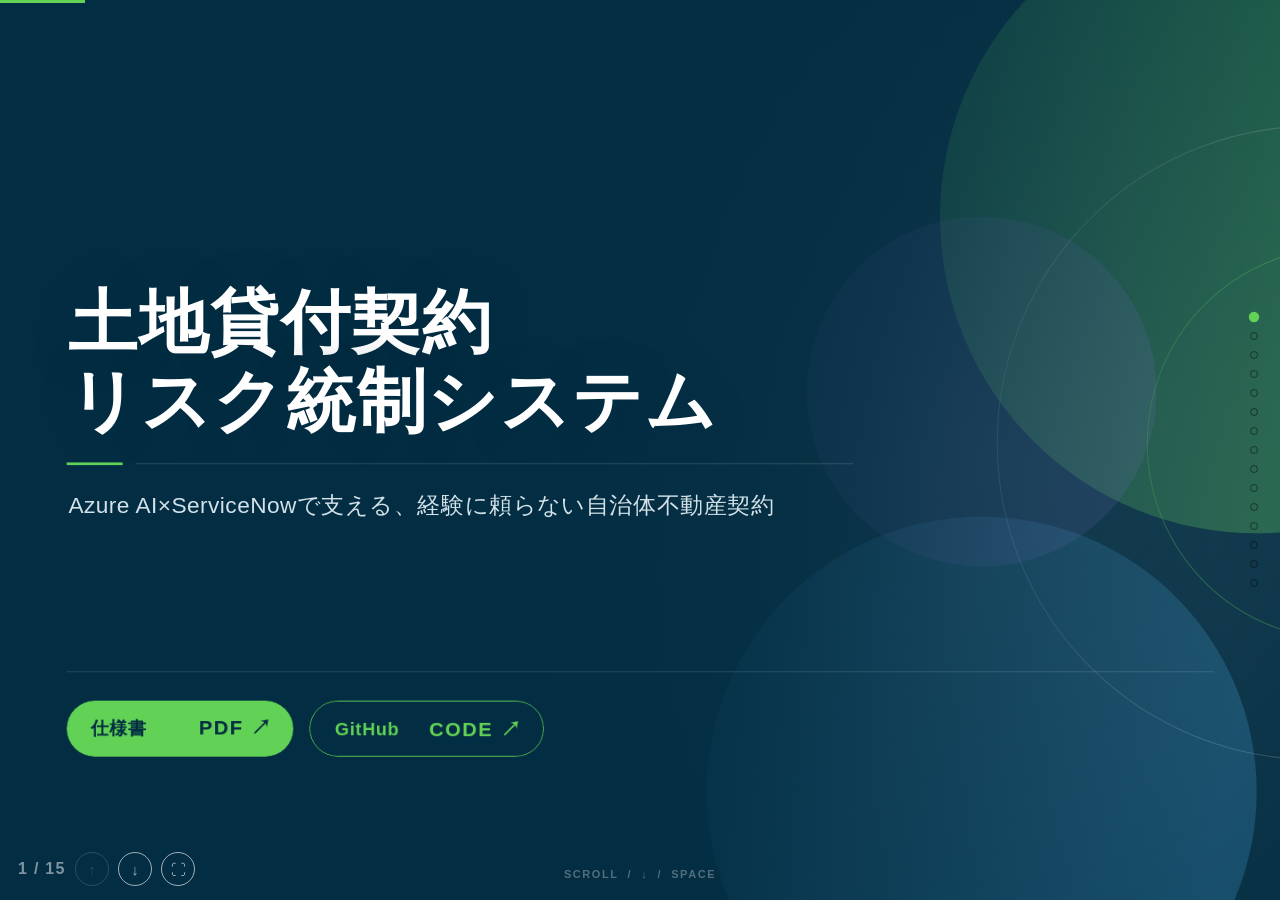
<file: docs/index.html>
<!DOCTYPE html>
<html lang="ja">
<head>
<meta charset="utf-8">
<meta name="viewport" content="width=device-width, initial-scale=1, viewport-fit=cover">
<title>土地貸付契約リスク統制システム | LANDLEASE-RISK-CONTROL</title>
<meta name="description" content="Azure AI×ServiceNowで支える、経験に頼らない自治体不動産契約実務 — ポートフォリオ">
<meta property="og:title" content="土地貸付契約リスク統制システム">
<meta property="og:description" content="Azure AI×ServiceNowで支える、経験に頼らない自治体不動産契約実務">
<meta name="theme-color" content="#032D42">
<style>
:root{
  --s:1;
  --accent:#62D256;
  --navy:#032D42;
  --ui:rgba(255,255,255,.55);
}
*{box-sizing:border-box}
html,body{height:100%;margin:0;padding:0}
body{
  background:var(--navy);
  font-family:Arial,Helvetica,"Helvetica Neue","Segoe UI","Yu Gothic UI","Yu Gothic",
              "Hiragino Sans","Hiragino Kaku Gothic ProN","Noto Sans JP","Noto Sans CJK JP",
              Meiryo,"Segoe UI Symbol",sans-serif;
  color:#032D42;
  -webkit-font-smoothing:antialiased;
  -webkit-text-size-adjust:100%;
  overflow:hidden;
}

/* ===== スクロール（1ページ単位でのみ停止する） ===== */
#deck{
  height:100svh;height:100vh;
  overflow-y:auto;overflow-x:hidden;
  scroll-snap-type:y mandatory;
  scroll-behavior:smooth;
  overscroll-behavior:none;
  scrollbar-width:none;
}
#deck::-webkit-scrollbar{display:none}
.page{
  position:relative;
  height:100svh;height:100vh;
  scroll-snap-align:start;
  scroll-snap-stop:always;
  display:flex;align-items:center;justify-content:center;
  background:var(--pagebg);
  overflow:hidden;
}
.bleed{
  position:absolute;left:50%;top:50%;
  width:1440px;height:810px;overflow:hidden;pointer-events:none;
  transform:translate(-50%,-50%) scale(var(--sc));
}
.stage{
  position:relative;
  width:1440px;height:810px;
  transform:scale(var(--s));
  transform-origin:center center;
  flex:0 0 auto;
}
.slide{
  position:relative;width:1440px;height:810px;overflow:hidden;
}
/* 表紙のみ：画面が16:9より横長のとき、装飾を余白側へ延長して途切れを防ぐ */
.slide.bleed{overflow:visible}

/* ===== 図形 ===== */
.sh{position:absolute;box-sizing:border-box}
.sh p{margin:0;white-space:pre-wrap;word-break:break-word;overflow-wrap:anywhere}
.grp{position:absolute;box-sizing:border-box;display:block;padding:0;border:0;background:none;
     font:inherit;color:inherit;text-align:left;-webkit-tap-highlight-color:transparent}
.grp .sh{pointer-events:none}

/* ===== 1行に収める段落（収まらなければ文字を少し縮める） ===== */
.fit-line.one-line p{white-space:nowrap}

/* ===== 差し替え用のメディア枠 ===== */
.media{
  position:absolute;display:flex;align-items:center;justify-content:center;
  border:2px dashed #9FB4BE;border-radius:8px;background:#F4F8FA;
  color:#6E8794;font-size:17px;font-weight:600;letter-spacing:.1em;
}
.media > video,.media > img,.media > iframe{
  width:100%;height:100%;object-fit:contain;display:block;border:0;border-radius:6px;
}
.media:has(> video),.media:has(> img),.media:has(> iframe){
  border:0;background:transparent;padding:0;
}
/* 画像はクリックで拡大 */
.media > img{cursor:zoom-in}
.media:has(> img)::after{
  content:"クリックで拡大";position:absolute;right:2px;top:-25px;
  font-size:13px;font-weight:600;letter-spacing:.06em;color:#6E8794;pointer-events:none;
}
#zoom{
  position:fixed;inset:0;z-index:60;display:none;align-items:center;justify-content:center;
  padding:22px;background:rgba(3,29,42,.94);cursor:zoom-out;
}
#zoom.open{display:flex}
#zoom img{max-width:100%;max-height:100%;object-fit:contain;background:#fff;border-radius:8px}
#zoom .zx{
  position:absolute;right:20px;top:14px;color:#DCE7EC;font-size:14px;font-weight:600;
  letter-spacing:.06em;pointer-events:none;
}

/* ===== 1ページ目：リンクボタン ===== */
.btn{
  cursor:pointer;text-decoration:none;overflow:hidden;
  transition:transform .18s cubic-bezier(.2,.7,.3,1), filter .18s ease, box-shadow .22s ease;
  will-change:transform;
}
.btn:hover{transform:translateY(-4px)}
.btn-primary:hover{filter:brightness(1.06);
  box-shadow:0 0 0 4px rgba(98,210,86,.28), 0 16px 34px rgba(98,210,86,.42)}
.btn-ghost:hover{filter:brightness(1.18);
  box-shadow:0 0 0 4px rgba(98,210,86,.30), 0 16px 30px rgba(98,210,86,.20)}
.btn:focus-visible{outline:3px solid #fff;outline-offset:5px}
.btn:active{
  transform:translateY(1px) scale(.955);
  transition:transform .08s ease, filter .08s ease, box-shadow .08s ease;
}
.btn-primary:active{filter:brightness(.88);box-shadow:0 0 0 2px rgba(98,210,86,.35)}
.btn-ghost:active{filter:brightness(.85);box-shadow:0 0 0 2px rgba(98,210,86,.35)}

/* 押下時のリップル */
.ripple{
  position:absolute;border-radius:50%;pointer-events:none;
  background:rgba(255,255,255,.5);transform:translate(-50%,-50%) scale(0);
  animation:ripple .6s cubic-bezier(.2,.7,.3,1) forwards;
}
.btn-primary .ripple{background:rgba(3,45,66,.3)}
.toc-row .ripple{background:rgba(15,122,61,.16)}
@keyframes ripple{to{transform:translate(-50%,-50%) scale(1);opacity:0}}

/* ===== 2ページ目：目次 ===== */
.toc-row{
  cursor:pointer;border-radius:9px;overflow:hidden;
  transition:background-color .16s ease, transform .16s cubic-bezier(.2,.7,.3,1);
}
.toc-row::before{
  content:"";position:absolute;left:0;top:15%;height:70%;width:3px;border-radius:0 2px 2px 0;
  background:var(--accent);transform:scaleY(0);transform-origin:center;
  transition:transform .2s cubic-bezier(.2,.7,.3,1);
}
.toc-row .sh{transition:transform .2s cubic-bezier(.2,.7,.3,1)}
.toc-row:hover{background:rgba(98,210,86,.13)}
.toc-row:hover::before{transform:scaleY(1)}
.toc-row:hover .sh{transform:translateX(7px)}
.toc-row:hover .chev{transform:translateX(12px)}
.toc-row:focus-visible{outline:2px solid var(--accent);outline-offset:1px}
.toc-row:active{
  background:rgba(98,210,86,.3);transform:scale(.99);
  transition:background-color .08s ease, transform .08s ease;
}
.toc-row[data-pending]{cursor:default}
.toc-row[data-pending]:hover{background:rgba(3,45,66,.055)}
.toc-row[data-pending]:hover::before{background:#9FB4BE}
.toc-row[data-pending]:active{background:rgba(3,45,66,.11)}
.toc-row[data-pending] .ripple{background:rgba(3,45,66,.10)}

/* ===== UI ===== */
#bar{position:fixed;left:0;top:0;height:3px;width:100%;z-index:30;background:transparent}
#bar>i{display:block;height:100%;width:0;background:var(--accent);
       transition:width .45s cubic-bezier(.2,.7,.3,1)}
#ui{position:fixed;left:max(18px,env(safe-area-inset-left));bottom:max(14px,env(safe-area-inset-bottom));
    z-index:30;display:flex;align-items:center;gap:9px;
    font:600 13px/1 inherit;letter-spacing:.08em}
#ui button{
  width:34px;height:34px;display:grid;place-items:center;cursor:pointer;
  border-radius:50%;border:1px solid currentColor;background:transparent;
  color:inherit;font-size:15px;line-height:1;padding:0;
  transition:background-color .16s ease,transform .16s ease,opacity .16s ease;
}
#ui button:hover{background:rgba(128,128,128,.18)}
#ui button:active{transform:scale(.9)}
#ui button:disabled{opacity:.25;cursor:default}
#count{min-width:48px;opacity:.8;font-variant-numeric:tabular-nums;font-weight:700}
#dots{position:fixed;right:max(22px,env(safe-area-inset-right));top:50%;transform:translateY(-50%);
      z-index:30;display:flex;flex-direction:column;gap:11px}
#dots .dot{width:8px;height:8px;border-radius:50%;padding:0;cursor:pointer;
  border:1px solid currentColor;background:transparent;opacity:.45;
  transition:opacity .2s ease,transform .2s ease,background-color .2s ease}
#dots .dot:hover{opacity:.9;transform:scale(1.25)}
#dots .dot[aria-current="true"]{background:var(--accent);border-color:var(--accent);opacity:1;transform:scale(1.3)}
.ui-dark{color:rgba(255,255,255,.62)}
.ui-light{color:rgba(3,45,66,.55)}
#rotate{
  position:fixed;left:50%;top:14px;transform:translate(-50%,-8px);z-index:35;
  padding:8px 16px;border-radius:999px;background:rgba(3,45,66,.9);color:#fff;
  font-size:12px;letter-spacing:.04em;opacity:0;pointer-events:none;display:none;
  transition:opacity .3s ease,transform .3s ease;
}
#rotate.on{opacity:1;transform:translate(-50%,0)}
@media (orientation:portrait) and (max-width:760px){ #rotate{display:block} }
#toast{
  position:fixed;left:50%;bottom:46px;transform:translate(-50%,14px);
  z-index:40;padding:11px 20px;border-radius:999px;
  background:rgba(3,45,66,.93);color:#fff;font-size:13.5px;letter-spacing:.03em;
  opacity:0;pointer-events:none;transition:opacity .25s ease,transform .25s ease;
  box-shadow:0 10px 30px rgba(0,0,0,.25);
}
#toast.on{opacity:1;transform:translate(-50%,0)}
#hint{
  position:fixed;left:50%;bottom:20px;transform:translateX(-50%);z-index:30;
  font-size:11px;font-weight:700;letter-spacing:.14em;opacity:.5;
  transition:opacity .5s ease;pointer-events:none;
}
#hint.off{opacity:0}
@media (max-width:640px){
  #dots{display:none}
  #hint{display:none}
}
@media (prefers-reduced-motion:reduce){
  #deck{scroll-behavior:auto}
  *{animation-duration:.01ms!important;transition-duration:.01ms!important}
}
</style>
</head>
<body>
<div id="bar"><i></i></div>

<main id="deck">
<section class="page" id="p1" data-page="1" style="--pagebg:#032D42"><div class="bleed" aria-hidden="true"><div class="sh" style="left:990.0px;top:-90.0px;width:570.0px;height:570.0px;background:rgba(98,210,86,0.32);border-radius:50%"></div><div class="sh" style="left:780.0px;top:465.0px;width:495.0px;height:495.0px;background:rgba(58,150,200,0.3);border-radius:50%"></div><div class="sh" style="left:870.0px;top:195.0px;width:315.0px;height:315.0px;background:rgba(140,120,220,0.18);border-radius:50%"></div><div class="sh" style="left:615.0px;top:0.0px;width:825.0px;height:810.0px;background:radial-gradient(circle at 50% 50%, rgba(255,255,255,0.11) 0.0%, rgba(255,255,255,0.0) 100.0%)"></div><div class="sh" style="left:1041.14px;top:112.5px;width:571.36px;height:571.36px;border:0.75px solid rgba(255,255,255,0.16);border-radius:50%"></div><div class="sh" style="left:1176.14px;top:222.0px;width:353.86px;height:353.86px;border:0.75px solid rgba(98,210,86,0.34);border-radius:50%"></div><div class="sh" style="left:615.0px;top:0.0px;width:825.0px;height:810.0px;background:linear-gradient(100.0deg, rgba(3,45,66,1.0) 6.0%, rgba(3,45,66,0.82) 32.0%, rgba(3,45,66,0.06) 78.0%)"></div></div><div class="stage"><div class="slide" style="background:transparent"><div class="sh" style="left:75.0px;top:215.12px;width:735.11px;height:184.74px;text-shadow:0.0px 1.5px 36.0px rgba(3,45,66,0.92);padding:2.0px 2.0px 2.0px 2.0px;display:flex;flex-direction:column;justify-content:flex-start"><p style="text-align:left;line-height:1.144"><span style="font-size:78.0px;font-weight:700;letter-spacing:1.56px;color:#FFFFFF">土地貸付契約</span><span style="font-size:78.0px;font-weight:700;letter-spacing:1.56px;color:#FFFFFF">&nbsp;</span></p><p style="text-align:left;line-height:1.144"><span style="font-size:78.0px;font-weight:700;letter-spacing:1.56px;color:#FFFFFF">リスク統制システム</span></p></div><div class="sh" style="left:75.0px;top:419.25px;width:62.99px;height:2.25px;background:#62D256"></div><div class="sh" style="left:152.99px;top:420.0px;width:807.01px;height:0.75px;background:rgba(255,255,255,0.16)"></div><div class="sh" style="left:75.0px;top:444.0px;width:952.49px;height:86.99px;padding:2.0px 2.0px 2.0px 2.0px;display:flex;flex-direction:column;justify-content:flex-start"><p style="text-align:left;line-height:1.722"><span style="font-size:25.5px;letter-spacing:0.51px;color:#D3E2E9">Azure AI×ServiceNowで支える、経験に頼らない自治体不動産契約</span></p></div><div class="sh" style="left:75.0px;top:653.6px;width:1290.0px;height:0.75px;background:rgba(255,255,255,0.14)"></div><a class="grp btn btn-primary" style="left:75.0px;top:687.27px;width:255.0px;height:62.73px;border-radius:31.5px" href="https://kabigon-89.github.io/landlease-risk-control/documents/spec.pdf" target="_blank" rel="noopener noreferrer" aria-label="仕様書PDFを開く"><div class="sh" style="left:0.0px;top:0.0px;width:255.0px;height:62.73px;background:#62D256;border-radius:31.36px;box-shadow:0.0px 7.5px 30.0px rgba(98,210,86,0.28)"></div><div class="sh" style="left:25.49px;top:16.71px;width:69.19px;height:32.32px;padding:2.0px 2.0px 2.0px 2.0px;display:flex;flex-direction:column;justify-content:flex-start"><p style="text-align:left;line-height:1.2"><span style="font-size:20.25px;font-weight:700;letter-spacing:0.81px;color:#032D42">仕様書</span></p></div><div class="sh" style="left:146.75px;top:15.0px;width:88.76px;height:35.73px;padding:2.0px 2.0px 2.0px 2.0px;display:flex;flex-direction:column;justify-content:flex-start"><p style="text-align:left;line-height:1.2"><span style="font-size:22.5px;font-weight:700;letter-spacing:1.8px;color:#032D42">PDF ↗︎</span></p></div></a><a class="grp btn btn-ghost" style="left:347.99px;top:687.27px;width:264.06px;height:62.73px;border-radius:31.5px" href="https://github.com/kabigon-89/landlease-risk-control" target="_blank" rel="noopener noreferrer" aria-label="GitHubリポジトリを開く"><div class="sh" style="left:0.0px;top:0.0px;width:264.06px;height:62.73px;border:1.36px solid #62D256;border-radius:31.36px"></div><div class="sh" style="left:26.86px;top:19.21px;width:84.78px;height:27.3px;padding:2.0px 2.0px 2.0px 2.0px;display:flex;flex-direction:column;justify-content:flex-start"><p style="text-align:left;line-height:1.132"><span style="font-size:20.25px;font-weight:700;letter-spacing:0.81px;color:#62D256">GitHub</span></p></div><div class="sh" style="left:132.64px;top:17.87px;width:115.02px;height:30.0px;padding:2.0px 2.0px 2.0px 2.0px;display:flex;flex-direction:column;justify-content:flex-start"><p style="text-align:left;line-height:1.125"><span style="font-size:22.5px;font-weight:700;letter-spacing:1.8px;color:#62D256">CODE ↗︎</span></p></div></a></div></div></section><section class="page" id="p2" data-page="2" style="--pagebg:#FFFFFF"><div class="stage"><div class="slide" style="background:#FFFFFF"><div class="sh" style="left:75.0px;top:189.9px;width:1290.0px;height:1.2px;background:#032D42"></div><div class="sh" style="left:99.0px;top:66.0px;width:162.44px;height:34.2px;padding:2.0px 2.0px 2.0px 2.0px;display:flex;flex-direction:column;justify-content:flex-start"><p style="text-align:left;line-height:0.96"><span style="font-size:17.85px;font-weight:700;letter-spacing:6.63px;color:#0F7A3D">CONTENTS</span></p></div><div class="sh" style="left:99.0px;top:104.7px;width:162.44px;height:70.2px;padding:2.0px 2.0px 2.0px 2.0px;display:flex;flex-direction:column;justify-content:flex-start"><p style="text-align:left;line-height:1.2"><span style="font-size:46.5px;font-weight:700;color:#032D42">目次</span></p></div><div class="sh" style="left:1005.36px;top:145.5px;width:395.61px;height:29.4px;padding:2.0px 2.0px 2.0px 2.0px;display:flex;flex-direction:column;justify-content:flex-start"><p style="text-align:left;line-height:1.2"><span style="font-size:18.0px;color:#4E6A78">項目をクリックすると各ページへ移動します</span></p></div><div class="sh" style="left:75.0px;top:290.77px;width:596.63px;height:0.75px;background:#E2EAEE"></div><div class="sh" style="left:75.0px;top:358.48px;width:596.63px;height:0.75px;background:#E2EAEE"></div><div class="sh" style="left:75.0px;top:426.19px;width:596.63px;height:0.75px;background:#E2EAEE"></div><div class="sh" style="left:75.0px;top:493.9px;width:596.63px;height:0.75px;background:#E2EAEE"></div><div class="sh" style="left:75.0px;top:561.61px;width:596.63px;height:0.75px;background:#E2EAEE"></div><div class="sh" style="left:75.0px;top:629.32px;width:596.63px;height:0.75px;background:#E2EAEE"></div><div class="sh" style="left:768.38px;top:290.77px;width:596.63px;height:0.75px;background:#E2EAEE"></div><div class="sh" style="left:768.38px;top:358.48px;width:596.63px;height:0.75px;background:#E2EAEE"></div><div class="sh" style="left:768.38px;top:426.19px;width:596.63px;height:0.75px;background:#E2EAEE"></div><div class="sh" style="left:768.38px;top:493.9px;width:596.63px;height:0.75px;background:#E2EAEE"></div><div class="sh" style="left:768.38px;top:561.61px;width:596.63px;height:0.75px;background:#E2EAEE"></div><div class="grp toc-row" style="left:64.0px;top:230.92px;width:624.0px;height:52.0px" role="button" tabindex="0" data-goto="3"><div class="sh" style="left:11.0px;top:7.1px;width:58.5px;height:37.8px;padding:2.0px 2.0px 2.0px 2.0px;display:flex;flex-direction:column;justify-content:flex-start"><p style="text-align:right;line-height:1.08"><span style="font-size:28.5px;font-weight:700;color:#0F7A3D">01</span></p></div><div class="sh" style="left:86.0px;top:7.1px;width:500.0px;height:37.8px;padding:2.0px 2.0px 2.0px 2.0px;display:flex;flex-direction:column;justify-content:flex-start"><p style="text-align:left;line-height:1.2"><span style="font-size:24.0px;color:#032D42">背景</span></p></div><div class="sh chev" style="left:595.63px;top:14.3px;width:12.0px;height:23.4px;padding:2.0px 2.0px 2.0px 2.0px;display:flex;flex-direction:column;justify-content:flex-start"><p style="text-align:left;line-height:1.08"><span style="font-size:16.65px;color:#9DB2BD">›︎</span></p></div></div><div class="grp toc-row" style="left:64.0px;top:298.63px;width:624.0px;height:52.0px" role="button" tabindex="0" data-goto="4"><div class="sh" style="left:11.0px;top:7.1px;width:58.5px;height:37.8px;padding:2.0px 2.0px 2.0px 2.0px;display:flex;flex-direction:column;justify-content:flex-start"><p style="text-align:right;line-height:1.08"><span style="font-size:28.5px;font-weight:700;color:#0F7A3D">02</span></p></div><div class="sh" style="left:86.0px;top:7.1px;width:500.0px;height:37.8px;padding:2.0px 2.0px 2.0px 2.0px;display:flex;flex-direction:column;justify-content:flex-start"><p style="text-align:left;line-height:1.2"><span style="font-size:24.0px;color:#032D42">解決策</span></p></div><div class="sh chev" style="left:595.63px;top:14.3px;width:12.0px;height:23.4px;padding:2.0px 2.0px 2.0px 2.0px;display:flex;flex-direction:column;justify-content:flex-start"><p style="text-align:left;line-height:1.08"><span style="font-size:16.65px;color:#9DB2BD">›︎</span></p></div></div><div class="grp toc-row" style="left:64.0px;top:366.34px;width:624.0px;height:52.0px" role="button" tabindex="0" data-goto="5"><div class="sh" style="left:11.0px;top:7.1px;width:58.5px;height:37.8px;padding:2.0px 2.0px 2.0px 2.0px;display:flex;flex-direction:column;justify-content:flex-start"><p style="text-align:right;line-height:1.08"><span style="font-size:28.5px;font-weight:700;color:#0F7A3D">03</span></p></div><div class="sh" style="left:86.0px;top:7.1px;width:500.0px;height:37.8px;padding:2.0px 2.0px 2.0px 2.0px;display:flex;flex-direction:column;justify-content:flex-start"><p style="text-align:left;line-height:1.2"><span style="font-size:24.0px;color:#032D42">スコープ定義</span></p></div><div class="sh chev" style="left:595.63px;top:14.3px;width:12.0px;height:23.4px;padding:2.0px 2.0px 2.0px 2.0px;display:flex;flex-direction:column;justify-content:flex-start"><p style="text-align:left;line-height:1.08"><span style="font-size:16.65px;color:#9DB2BD">›︎</span></p></div></div><div class="grp toc-row" style="left:64.0px;top:434.04px;width:624.0px;height:52.0px" role="button" tabindex="0" data-goto="6"><div class="sh" style="left:11.0px;top:7.1px;width:58.5px;height:37.8px;padding:2.0px 2.0px 2.0px 2.0px;display:flex;flex-direction:column;justify-content:flex-start"><p style="text-align:right;line-height:1.08"><span style="font-size:28.5px;font-weight:700;color:#0F7A3D">04</span></p></div><div class="sh" style="left:86.0px;top:7.1px;width:500.0px;height:37.8px;padding:2.0px 2.0px 2.0px 2.0px;display:flex;flex-direction:column;justify-content:flex-start"><p style="text-align:left;line-height:1.2"><span style="font-size:24.0px;color:#032D42">システム概要</span></p></div><div class="sh chev" style="left:595.63px;top:14.3px;width:12.0px;height:23.4px;padding:2.0px 2.0px 2.0px 2.0px;display:flex;flex-direction:column;justify-content:flex-start"><p style="text-align:left;line-height:1.08"><span style="font-size:16.65px;color:#9DB2BD">›︎</span></p></div></div><div class="grp toc-row" style="left:64.0px;top:501.75px;width:624.0px;height:52.0px" role="button" tabindex="0" data-goto="7"><div class="sh" style="left:11.0px;top:7.1px;width:58.5px;height:37.8px;padding:2.0px 2.0px 2.0px 2.0px;display:flex;flex-direction:column;justify-content:flex-start"><p style="text-align:right;line-height:1.08"><span style="font-size:28.5px;font-weight:700;color:#0F7A3D">05</span></p></div><div class="sh" style="left:86.0px;top:7.1px;width:500.0px;height:37.8px;padding:2.0px 2.0px 2.0px 2.0px;display:flex;flex-direction:column;justify-content:flex-start"><p style="text-align:left;line-height:1.2"><span style="font-size:24.0px;color:#032D42">システムアーキテクチャ</span></p></div><div class="sh chev" style="left:595.63px;top:14.3px;width:12.0px;height:23.4px;padding:2.0px 2.0px 2.0px 2.0px;display:flex;flex-direction:column;justify-content:flex-start"><p style="text-align:left;line-height:1.08"><span style="font-size:16.65px;color:#9DB2BD">›︎</span></p></div></div><div class="grp toc-row" style="left:64.0px;top:569.46px;width:624.0px;height:52.0px" role="button" tabindex="0" data-goto="8"><div class="sh" style="left:11.0px;top:7.1px;width:58.5px;height:37.8px;padding:2.0px 2.0px 2.0px 2.0px;display:flex;flex-direction:column;justify-content:flex-start"><p style="text-align:right;line-height:1.08"><span style="font-size:28.5px;font-weight:700;color:#0F7A3D">06</span></p></div><div class="sh" style="left:86.0px;top:7.1px;width:500.0px;height:37.8px;padding:2.0px 2.0px 2.0px 2.0px;display:flex;flex-direction:column;justify-content:flex-start"><p style="text-align:left;line-height:1.2"><span style="font-size:24.0px;color:#032D42">リスク・コントロール・マトリクス</span></p></div><div class="sh chev" style="left:595.63px;top:14.3px;width:12.0px;height:23.4px;padding:2.0px 2.0px 2.0px 2.0px;display:flex;flex-direction:column;justify-content:flex-start"><p style="text-align:left;line-height:1.08"><span style="font-size:16.65px;color:#9DB2BD">›︎</span></p></div></div><div class="grp toc-row" style="left:64.0px;top:637.17px;width:624.0px;height:52.0px" role="button" tabindex="0" data-goto="9"><div class="sh" style="left:11.0px;top:7.1px;width:58.5px;height:37.8px;padding:2.0px 2.0px 2.0px 2.0px;display:flex;flex-direction:column;justify-content:flex-start"><p style="text-align:right;line-height:1.08"><span style="font-size:28.5px;font-weight:700;color:#0F7A3D">07</span></p></div><div class="sh" style="left:86.0px;top:7.1px;width:500.0px;height:37.8px;padding:2.0px 2.0px 2.0px 2.0px;display:flex;flex-direction:column;justify-content:flex-start"><p style="text-align:left;line-height:1.2"><span style="font-size:24.0px;color:#032D42">契約書チェックの仕組み</span></p></div><div class="sh chev" style="left:595.63px;top:14.3px;width:12.0px;height:23.4px;padding:2.0px 2.0px 2.0px 2.0px;display:flex;flex-direction:column;justify-content:flex-start"><p style="text-align:left;line-height:1.08"><span style="font-size:16.65px;color:#9DB2BD">›︎</span></p></div></div><div class="grp toc-row" style="left:757.38px;top:230.92px;width:624.0px;height:52.0px" role="button" tabindex="0" data-goto="10"><div class="sh" style="left:11.0px;top:7.1px;width:58.5px;height:37.8px;padding:2.0px 2.0px 2.0px 2.0px;display:flex;flex-direction:column;justify-content:flex-start"><p style="text-align:right;line-height:1.08"><span style="font-size:28.5px;font-weight:700;color:#0F7A3D">08</span></p></div><div class="sh" style="left:86.0px;top:7.1px;width:500.0px;height:37.8px;padding:2.0px 2.0px 2.0px 2.0px;display:flex;flex-direction:column;justify-content:flex-start"><p style="text-align:left;line-height:1.2"><span style="font-size:24.0px;color:#032D42">契約書作成デモ</span></p></div><div class="sh chev" style="left:595.62px;top:14.3px;width:12.0px;height:23.4px;padding:2.0px 2.0px 2.0px 2.0px;display:flex;flex-direction:column;justify-content:flex-start"><p style="text-align:left;line-height:1.08"><span style="font-size:16.65px;color:#9DB2BD">›︎</span></p></div></div><div class="grp toc-row" style="left:757.38px;top:298.63px;width:624.0px;height:52.0px" role="button" tabindex="0" data-goto="11"><div class="sh" style="left:11.0px;top:7.1px;width:58.5px;height:37.8px;padding:2.0px 2.0px 2.0px 2.0px;display:flex;flex-direction:column;justify-content:flex-start"><p style="text-align:right;line-height:1.08"><span style="font-size:28.5px;font-weight:700;color:#0F7A3D">09</span></p></div><div class="sh" style="left:86.0px;top:7.1px;width:500.0px;height:37.8px;padding:2.0px 2.0px 2.0px 2.0px;display:flex;flex-direction:column;justify-content:flex-start"><p style="text-align:left;line-height:1.2"><span style="font-size:24.0px;color:#032D42">現場での活用場面</span></p></div><div class="sh chev" style="left:595.62px;top:14.3px;width:12.0px;height:23.4px;padding:2.0px 2.0px 2.0px 2.0px;display:flex;flex-direction:column;justify-content:flex-start"><p style="text-align:left;line-height:1.08"><span style="font-size:16.65px;color:#9DB2BD">›︎</span></p></div></div><div class="grp toc-row" style="left:757.38px;top:366.34px;width:624.0px;height:52.0px" role="button" tabindex="0" data-goto="12"><div class="sh" style="left:11.0px;top:7.1px;width:58.5px;height:37.8px;padding:2.0px 2.0px 2.0px 2.0px;display:flex;flex-direction:column;justify-content:flex-start"><p style="text-align:right;line-height:1.08"><span style="font-size:28.5px;font-weight:700;color:#0F7A3D">10</span></p></div><div class="sh" style="left:86.0px;top:7.1px;width:500.0px;height:37.8px;padding:2.0px 2.0px 2.0px 2.0px;display:flex;flex-direction:column;justify-content:flex-start"><p style="text-align:left;line-height:1.2"><span style="font-size:24.0px;color:#032D42">費用対効果</span></p></div><div class="sh chev" style="left:595.62px;top:14.3px;width:12.0px;height:23.4px;padding:2.0px 2.0px 2.0px 2.0px;display:flex;flex-direction:column;justify-content:flex-start"><p style="text-align:left;line-height:1.08"><span style="font-size:16.65px;color:#9DB2BD">›︎</span></p></div></div><div class="grp toc-row" style="left:757.38px;top:434.04px;width:624.0px;height:52.0px" role="button" tabindex="0" data-goto="13"><div class="sh" style="left:11.0px;top:7.1px;width:58.5px;height:37.8px;padding:2.0px 2.0px 2.0px 2.0px;display:flex;flex-direction:column;justify-content:flex-start"><p style="text-align:right;line-height:1.08"><span style="font-size:28.5px;font-weight:700;color:#0F7A3D">11</span></p></div><div class="sh" style="left:86.0px;top:7.1px;width:500.0px;height:37.8px;padding:2.0px 2.0px 2.0px 2.0px;display:flex;flex-direction:column;justify-content:flex-start"><p style="text-align:left;line-height:1.2"><span style="font-size:24.0px;color:#032D42">拡張の方向性</span></p></div><div class="sh chev" style="left:595.62px;top:14.3px;width:12.0px;height:23.4px;padding:2.0px 2.0px 2.0px 2.0px;display:flex;flex-direction:column;justify-content:flex-start"><p style="text-align:left;line-height:1.08"><span style="font-size:16.65px;color:#9DB2BD">›︎</span></p></div></div><div class="grp toc-row" style="left:757.38px;top:501.75px;width:624.0px;height:52.0px" role="button" tabindex="0" data-goto="14"><div class="sh" style="left:11.0px;top:7.1px;width:58.5px;height:37.8px;padding:2.0px 2.0px 2.0px 2.0px;display:flex;flex-direction:column;justify-content:flex-start"><p style="text-align:right;line-height:1.08"><span style="font-size:28.5px;font-weight:700;color:#0F7A3D">12</span></p></div><div class="sh" style="left:86.0px;top:7.1px;width:500.0px;height:37.8px;padding:2.0px 2.0px 2.0px 2.0px;display:flex;flex-direction:column;justify-content:flex-start"><p style="text-align:left;line-height:1.2"><span style="font-size:24.0px;color:#032D42">設計を支えた知識</span></p></div><div class="sh chev" style="left:595.62px;top:14.3px;width:12.0px;height:23.4px;padding:2.0px 2.0px 2.0px 2.0px;display:flex;flex-direction:column;justify-content:flex-start"><p style="text-align:left;line-height:1.08"><span style="font-size:16.65px;color:#9DB2BD">›︎</span></p></div></div><div class="grp toc-row" style="left:757.38px;top:569.46px;width:624.0px;height:52.0px" role="button" tabindex="0" data-goto="15"><div class="sh" style="left:11.0px;top:7.1px;width:58.5px;height:37.8px;padding:2.0px 2.0px 2.0px 2.0px;display:flex;flex-direction:column;justify-content:flex-start"><p style="text-align:right;line-height:1.08"><span style="font-size:28.5px;font-weight:700;color:#0F7A3D">13</span></p></div><div class="sh" style="left:86.0px;top:7.1px;width:500.0px;height:37.8px;padding:2.0px 2.0px 2.0px 2.0px;display:flex;flex-direction:column;justify-content:flex-start"><p style="text-align:left;line-height:1.2"><span style="font-size:24.0px;color:#032D42">おわりに</span></p></div><div class="sh chev" style="left:595.62px;top:14.3px;width:12.0px;height:23.4px;padding:2.0px 2.0px 2.0px 2.0px;display:flex;flex-direction:column;justify-content:flex-start"><p style="text-align:left;line-height:1.08"><span style="font-size:16.65px;color:#9DB2BD">›︎</span></p></div></div><div class="sh" style="left:719.5px;top:215.1px;width:1.0px;height:486.9px;background:linear-gradient(180.0deg, rgba(215,226,232,0.0) 0.0%, rgba(215,226,232,1.0) 18.0%, rgba(215,226,232,1.0) 82.0%, rgba(215,226,232,0.0) 100.0%)"></div><div class="sh" style="left:75.0px;top:723.0px;width:1290.0px;height:0.75px;background:#C9D7DE"></div><div class="sh" style="left:1356.66px;top:738.6px;width:14.34px;height:20.4px;padding:2.0px 2.0px 2.0px 2.0px;display:flex;flex-direction:column;justify-content:flex-start"><p style="text-align:left;line-height:1.08"><span style="font-size:15.0px;color:#4E6A78">2</span></p></div></div></div></section><section class="page" id="p3" data-page="3" style="--pagebg:#032D42"><div class="stage"><div class="slide" style="background:#032D42"><div class="sh" style="left:75.0px;top:139.9px;width:1290.0px;height:2.05px;background:#17485C"></div><div class="sh" style="left:75.0px;top:78.95px;width:44.62px;height:33.0px;padding:2.0px 2.0px 2.0px 2.0px;display:flex;flex-direction:column;justify-content:flex-start"><p style="text-align:left;line-height:1.2"><span style="font-size:22.5px;font-weight:700;letter-spacing:4.08px;color:#62D256">01</span></p></div><div class="sh" style="left:119.62px;top:66.0px;width:84.0px;height:58.91px;padding:2.0px 2.0px 2.0px 2.0px;display:flex;flex-direction:column;justify-content:flex-start"><p style="text-align:left;line-height:1.2"><span style="font-size:39.0px;font-weight:700;color:#FFFFFF">背景</span></p></div><div class="sh" style="left:75.0px;top:174.94px;width:6.0px;height:108.75px;background:#62D256"></div><div class="sh" style="left:106.49px;top:174.94px;width:1143.3px;height:111.75px;padding:2.0px 2.0px 2.0px 2.0px;display:flex;flex-direction:column;justify-content:flex-start"><p style="text-align:left;line-height:1.495"><span style="font-size:37.5px;font-weight:700;letter-spacing:0.38px;color:#FFFFFF">法律知識がない私には</span><span style="font-size:37.5px;font-weight:700;letter-spacing:0.38px;color:#FFFFFF">、</span></p><p style="text-align:left;line-height:1.495"><span style="font-size:37.5px;font-weight:700;letter-spacing:0.38px;color:#FFFFFF">この契約が正しいのか判断ができなかった</span></p></div><div class="sh" style="left:75.0px;top:364.95px;width:1290.0px;height:1.36px;background:#62D256"></div><div class="sh" style="left:75.0px;top:325.69px;width:623.89px;height:30.27px;padding:2.0px 2.0px 2.0px 2.0px;display:flex;flex-direction:column;justify-content:flex-start"><p style="text-align:left;line-height:1.2"><span style="font-size:18.75px;font-weight:700;letter-spacing:2.25px;color:#FFFFFF">現状</span></p></div><div class="sh" style="left:721.67px;top:325.69px;width:709.91px;height:30.27px;padding:2.0px 2.0px 2.0px 2.0px;display:flex;flex-direction:column;justify-content:flex-start"><p style="text-align:left;line-height:1.2"><span style="font-size:18.75px;font-weight:700;letter-spacing:2.25px;color:#62D256">発生しうるリスク</span></p></div><div class="sh" style="left:75.0px;top:478.14px;width:1290.0px;height:0.75px;background:#17485C"></div><div class="sh" style="left:75.0px;top:399.31px;width:6.74px;height:6.74px;background:#3F6B80"></div><div class="sh" style="left:96.74px;top:388.82px;width:540.17px;height:69.82px;padding:2.0px 2.0px 2.0px 2.0px;display:flex;flex-direction:column;justify-content:flex-start"><p style="text-align:left;line-height:1.557"><span style="font-size:20.25px;color:#C9DBE4">契約更新の期日を、担当者がExcelに手入力して管理している</span></p></div><div class="sh" style="left:639.18px;top:405.86px;width:63.0px;height:35.73px;padding:2.0px 2.0px 2.0px 2.0px;display:flex;flex-direction:column;justify-content:center"><p style="text-align:center;line-height:1.2"><span style="font-size:22.5px;font-weight:700;color:#62D256">▶︎</span></p></div><div class="sh" style="left:721.67px;top:399.31px;width:6.74px;height:6.74px;background:#62D256"></div><div class="sh" style="left:743.42px;top:388.82px;width:640.23px;height:69.82px;padding:2.0px 2.0px 2.0px 2.0px;display:flex;flex-direction:column;justify-content:flex-start"><p style="text-align:left;line-height:1.557"><span style="font-size:20.25px;color:#FFFFFF">更新忘れによる不法占有、契約変更・解除の申出期限の徒過、支払遅滞による延滞金の発生</span></p></div><div class="sh" style="left:75.0px;top:590.64px;width:1290.0px;height:0.75px;background:#17485C"></div><div class="sh" style="left:75.0px;top:511.81px;width:6.74px;height:6.74px;background:#3F6B80"></div><div class="sh" style="left:96.74px;top:501.32px;width:540.17px;height:69.82px;padding:2.0px 2.0px 2.0px 2.0px;display:flex;flex-direction:column;justify-content:flex-start"><p style="text-align:left;line-height:1.557"><span style="font-size:20.25px;color:#C9DBE4">法律の専門知識がない職員が、多額の資金が動く不動産契約の条項を審査・作成している</span></p></div><div class="sh" style="left:639.18px;top:518.36px;width:63.0px;height:35.73px;padding:2.0px 2.0px 2.0px 2.0px;display:flex;flex-direction:column;justify-content:center"><p style="text-align:center;line-height:1.2"><span style="font-size:22.5px;font-weight:700;color:#62D256">▶︎</span></p></div><div class="sh" style="left:721.67px;top:511.81px;width:6.74px;height:6.74px;background:#62D256"></div><div class="sh" style="left:743.42px;top:501.32px;width:640.23px;height:69.82px;padding:2.0px 2.0px 2.0px 2.0px;display:flex;flex-direction:column;justify-content:flex-start"><p style="text-align:left;line-height:1.557"><span style="font-size:20.25px;color:#FFFFFF">必要な条文の抜け漏れ、解釈の余地が複数ある表現等により、相手方に有利な抗弁権を与え、契約の不履行、紛争の原因となる</span></p></div><div class="sh" style="left:75.0px;top:624.31px;width:6.74px;height:6.74px;background:#3F6B80"></div><div class="sh" style="left:96.74px;top:613.82px;width:540.17px;height:69.82px;padding:2.0px 2.0px 2.0px 2.0px;display:flex;flex-direction:column;justify-content:flex-start"><p style="text-align:left;line-height:1.557"><span style="font-size:20.25px;color:#C9DBE4">数年周期の人事異動により、契約時の相手方との交渉経緯や賃料等の算出方法が、契約更新時に引き継がれない</span></p></div><div class="sh" style="left:639.18px;top:630.86px;width:63.0px;height:35.73px;padding:2.0px 2.0px 2.0px 2.0px;display:flex;flex-direction:column;justify-content:center"><p style="text-align:center;line-height:1.2"><span style="font-size:22.5px;font-weight:700;color:#62D256">▶︎</span></p></div><div class="sh" style="left:721.67px;top:624.31px;width:6.74px;height:6.74px;background:#62D256"></div><div class="sh" style="left:743.42px;top:613.82px;width:640.23px;height:69.82px;padding:2.0px 2.0px 2.0px 2.0px;display:flex;flex-direction:column;justify-content:flex-start"><p style="text-align:left;line-height:1.557"><span style="font-size:20.25px;color:#FFFFFF">業務が属人化していることで、過去のトラブルの再発や誤った金額の徴収、支払が生じる可能性</span></p></div><div class="sh" style="left:75.0px;top:724.1px;width:1290.0px;height:0.75px;background:#17485C"></div><div class="sh" style="left:1356.65px;top:738.28px;width:14.35px;height:20.73px;padding:2.0px 2.0px 2.0px 2.0px;display:flex;flex-direction:column;justify-content:flex-start"><p style="text-align:left;line-height:1.08"><span style="font-size:15.0px;color:#9FB6C1">3</span></p></div></div></div></section><section class="page" id="p4" data-page="4" style="--pagebg:#032D42"><div class="stage"><div class="slide" style="background:#032D42"><div class="sh" style="left:75.0px;top:139.9px;width:1290.0px;height:2.05px;background:#17485C"></div><div class="sh" style="left:75.0px;top:78.95px;width:48.47px;height:33.0px;padding:2.0px 2.0px 2.0px 2.0px;display:flex;flex-direction:column;justify-content:flex-start"><p style="text-align:left;line-height:1.2"><span style="font-size:22.5px;font-weight:700;letter-spacing:4.08px;color:#62D256">02</span></p></div><div class="sh" style="left:123.47px;top:66.0px;width:128.71px;height:58.91px;padding:2.0px 2.0px 2.0px 2.0px;display:flex;flex-direction:column;justify-content:flex-start"><p style="text-align:left;line-height:1.2"><span style="font-size:39.0px;font-weight:700;color:#FFFFFF">解決策</span></p></div><div class="sh" style="left:75.0px;top:174.94px;width:6.0px;height:101.25px;background:#62D256"></div><div class="sh" style="left:106.49px;top:174.94px;width:1066.82px;height:120.0px;padding:2.0px 2.0px 2.0px 2.0px;display:flex;flex-direction:column;justify-content:flex-start"><p style="text-align:left;line-height:1.495"><span style="font-size:37.5px;font-weight:700;letter-spacing:0.38px;color:#FFFFFF">見落としへの不安を</span><span style="font-size:37.5px;font-weight:700;letter-spacing:0.38px;color:#FFFFFF">、</span></p><p style="text-align:left;line-height:1.495"><span style="font-size:37.5px;font-weight:700;letter-spacing:0.38px;color:#FFFFFF">個人の経験ではなく</span><span style="font-size:37.5px;font-weight:700;letter-spacing:0.38px;color:#FFFFFF">&nbsp;</span><span style="font-size:37.5px;font-weight:700;letter-spacing:0.38px;color:#62D256">仕組み</span><span style="font-size:37.5px;font-weight:700;letter-spacing:0.38px;color:#FFFFFF">で受け止める</span></p></div><div class="sh" style="left:75.0px;top:315.18px;width:412.0px;height:148.81px;background:#0A4257"></div><div class="sh" style="left:98.99px;top:336.18px;width:400.42px;height:28.23px;padding:2.0px 2.0px 2.0px 2.0px;display:flex;flex-direction:column;justify-content:flex-start"><p style="text-align:left;line-height:1.08"><span style="font-size:21.0px;font-weight:700;letter-spacing:2.94px;color:#62D256">SOLUTION 1</span></p></div><div class="sh" style="left:98.99px;top:373.4px;width:374.94px;height:72.59px;padding:2.0px 2.0px 2.0px 2.0px;display:flex;flex-direction:column;justify-content:center"><p style="text-align:left;line-height:1.531"><span style="font-size:24.0px;font-weight:700;color:#FFFFFF">更新期日管理のワークフロー化</span></p></div><div class="sh" style="left:513.99px;top:315.18px;width:412.0px;height:148.81px;background:#0A4257"></div><div class="sh" style="left:537.99px;top:336.18px;width:400.42px;height:28.23px;padding:2.0px 2.0px 2.0px 2.0px;display:flex;flex-direction:column;justify-content:flex-start"><p style="text-align:left;line-height:1.08"><span style="font-size:21.0px;font-weight:700;letter-spacing:2.94px;color:#62D256">SOLUTION 2</span></p></div><div class="sh" style="left:537.99px;top:373.4px;width:374.94px;height:72.59px;padding:2.0px 2.0px 2.0px 2.0px;display:flex;flex-direction:column;justify-content:center"><p style="text-align:left;line-height:1.378"><span style="font-size:24.0px;font-weight:700;color:#FFFFFF">AIによる条文・金額算出のリスク抽出</span></p></div><div class="sh" style="left:952.99px;top:315.18px;width:412.0px;height:148.81px;background:#0A4257"></div><div class="sh" style="left:976.98px;top:336.18px;width:400.42px;height:28.23px;padding:2.0px 2.0px 2.0px 2.0px;display:flex;flex-direction:column;justify-content:flex-start"><p style="text-align:left;line-height:1.08"><span style="font-size:21.0px;font-weight:700;letter-spacing:2.94px;color:#62D256">SOLUTION 3</span></p></div><div class="sh" style="left:976.98px;top:373.4px;width:374.94px;height:72.59px;padding:2.0px 2.0px 2.0px 2.0px;display:flex;flex-direction:column;justify-content:center"><p style="text-align:left;line-height:1.531"><span style="font-size:24.0px;font-weight:700;color:#FFFFFF">契約データに紐づくナレッジ蓄積</span></p></div><div class="sh" style="left:54.4px;top:471.49px;width:453.2px;height:34.5px;padding:2.0px 2.0px 2.0px 2.0px;display:flex;flex-direction:column;justify-content:center"><p style="text-align:center;line-height:0.924"><span style="font-size:31.5px;font-weight:700;color:#62D256">▼︎</span></p></div><div class="sh" style="left:493.4px;top:471.49px;width:453.2px;height:34.5px;padding:2.0px 2.0px 2.0px 2.0px;display:flex;flex-direction:column;justify-content:center"><p style="text-align:center;line-height:0.924"><span style="font-size:31.5px;font-weight:700;color:#62D256">▼︎</span></p></div><div class="sh" style="left:932.39px;top:471.49px;width:453.2px;height:34.5px;padding:2.0px 2.0px 2.0px 2.0px;display:flex;flex-direction:column;justify-content:center"><p style="text-align:center;line-height:0.924"><span style="font-size:31.5px;font-weight:700;color:#62D256">▼︎</span></p></div><div class="sh" style="left:75.0px;top:510.49px;width:412.0px;height:186.98px;background:#F4F8FA"></div><div class="sh" style="left:75.0px;top:510.49px;width:412.0px;height:4.09px;background:#62D256"></div><div class="sh" style="left:98.99px;top:535.58px;width:400.42px;height:37.77px;padding:2.0px 2.0px 2.0px 2.0px;display:flex;flex-direction:column;justify-content:flex-start"><p style="text-align:left;line-height:1.2"><span style="font-size:24.0px;font-weight:700;color:#032D42">確実な手続きと業務効率化</span></p></div><div class="sh" style="left:98.99px;top:580.85px;width:374.94px;height:98.62px;padding:2.0px 2.0px 2.0px 2.0px;display:flex;flex-direction:column;justify-content:flex-start"><p style="text-align:left;line-height:1.578"><span style="font-size:18.75px;color:#24485A">定型チェック・期日監視をシステムが代行。繁忙期の業務集中の緩和と、自動通知による契約更新漏れの防止。</span></p></div><div class="sh" style="left:513.99px;top:510.49px;width:412.0px;height:186.98px;background:#F4F8FA"></div><div class="sh" style="left:513.99px;top:510.49px;width:412.0px;height:4.09px;background:#62D256"></div><div class="sh" style="left:537.99px;top:535.58px;width:400.42px;height:37.77px;padding:2.0px 2.0px 2.0px 2.0px;display:flex;flex-direction:column;justify-content:flex-start"><p style="text-align:left;line-height:1.2"><span style="font-size:24.0px;font-weight:700;color:#032D42">心理的安全性の確保</span></p></div><div class="sh" style="left:537.99px;top:580.85px;width:374.94px;height:98.62px;padding:2.0px 2.0px 2.0px 2.0px;display:flex;flex-direction:column;justify-content:flex-start"><p style="text-align:left;line-height:1.578"><span style="font-size:18.75px;color:#24485A">見落としへの不安をシステムが代替。着任直後の職員でも、萎縮せず本来の政策的・専門的判断に集中。</span></p></div><div class="sh" style="left:952.99px;top:510.49px;width:412.0px;height:186.98px;background:#F4F8FA"></div><div class="sh" style="left:952.99px;top:510.49px;width:412.0px;height:4.09px;background:#62D256"></div><div class="sh" style="left:976.98px;top:535.58px;width:400.42px;height:37.77px;padding:2.0px 2.0px 2.0px 2.0px;display:flex;flex-direction:column;justify-content:flex-start"><p style="text-align:left;line-height:1.2"><span style="font-size:24.0px;font-weight:700;color:#032D42">内部統制の強化</span></p></div><div class="sh" style="left:976.98px;top:580.85px;width:374.94px;height:98.62px;padding:2.0px 2.0px 2.0px 2.0px;display:flex;flex-direction:column;justify-content:flex-start"><p style="text-align:left;line-height:1.578"><span style="font-size:18.75px;color:#24485A">職務分掌と監査ログをシステムに組み込み、判断根拠を事後追跡できる透明性と説明責任を確立。口頭での引継ぎが不要に。</span></p></div><div class="sh" style="left:75.0px;top:724.1px;width:1290.0px;height:0.75px;background:#17485C"></div><div class="sh" style="left:1356.65px;top:738.28px;width:14.35px;height:20.73px;padding:2.0px 2.0px 2.0px 2.0px;display:flex;flex-direction:column;justify-content:flex-start"><p style="text-align:left;line-height:1.08"><span style="font-size:15.0px;color:#9FB6C1">4</span></p></div></div></div></section><section class="page" id="p5" data-page="5" style="--pagebg:#FFFFFF"><div class="stage"><div class="slide" style="background:#FFFFFF"><div class="sh" style="left:75.0px;top:139.9px;width:1290.0px;height:2.05px;background:#032D42"></div><div class="sh" style="left:75.0px;top:78.95px;width:48.49px;height:33.0px;padding:2.0px 2.0px 2.0px 2.0px;display:flex;flex-direction:column;justify-content:flex-start"><p style="text-align:left;line-height:1.2"><span style="font-size:22.5px;font-weight:700;letter-spacing:4.08px;color:#0F7A3D">03</span></p></div><div class="sh" style="left:123.49px;top:66.0px;width:254.84px;height:58.91px;padding:2.0px 2.0px 2.0px 2.0px;display:flex;flex-direction:column;justify-content:flex-start"><p style="text-align:left;line-height:1.2"><span style="font-size:39.0px;font-weight:700;color:#032D42">スコープ定義</span></p></div><div class="sh" style="left:75.0px;top:216.66px;width:1290.0px;height:1.36px;background:#B9CBD4"></div><div class="sh" style="left:75.0px;top:174.94px;width:1328.7px;height:35.72px;padding:2.0px 2.0px 2.0px 2.0px;display:flex;flex-direction:column;justify-content:flex-start"><p style="text-align:left;line-height:1.2"><span style="font-size:22.5px;font-weight:700;letter-spacing:2.25px;color:#0F7A3D">対象とする契約</span></p></div><div class="sh" style="left:75.0px;top:236.02px;width:1419.0px;height:50.25px;padding:2.0px 2.0px 2.0px 2.0px;display:flex;flex-direction:column;justify-content:flex-start"><p style="text-align:left;line-height:1.459"><span style="font-size:33.75px;font-weight:700;color:#032D42">行政が貸主となる土地貸付契約</span></p></div><div class="sh" style="left:75.0px;top:294.17px;width:769.83px;height:41.25px;padding:2.0px 2.0px 2.0px 2.0px;display:flex;flex-direction:column;justify-content:flex-start"><p style="text-align:left;line-height:1.772"><span style="font-size:22.5px;color:#4E6A78">※ 建物賃貸借・売買・使用貸借・借受契約は対象外（将来拡張スコープ）</span></p></div><div class="sh" style="left:75.0px;top:414.97px;width:1290.0px;height:1.36px;background:#B9CBD4"></div><div class="sh" style="left:75.0px;top:371.75px;width:163.36px;height:35.73px;padding:2.0px 2.0px 2.0px 2.0px;display:flex;flex-direction:column;justify-content:flex-start"><p style="text-align:left;line-height:1.2"><span style="font-size:22.5px;font-weight:700;letter-spacing:2.25px;color:#0F7A3D">対象プロセス</span></p></div><div class="sh" style="left:1105.08px;top:383.62px;width:15.0px;height:8.99px;background:#032D42"></div><div class="sh" style="left:1127.58px;top:379.59px;width:113.46px;height:23.45px;padding:0.0px 0.0px 0.0px 0.0px;display:flex;flex-direction:column;justify-content:flex-start"><p style="text-align:left;line-height:1.2"><span style="font-size:18.0px;color:#4E6A78">システム対象</span></p></div><div class="sh" style="left:1253.03px;top:383.62px;width:15.0px;height:8.99px;background:#FFFFFF;border:1.36px dashed #7A929E"></div><div class="sh" style="left:1275.53px;top:379.59px;width:95.47px;height:23.45px;padding:0.0px 0.0px 0.0px 0.0px;display:flex;flex-direction:column;justify-content:flex-start"><p style="text-align:left;line-height:1.2"><span style="font-size:18.0px;color:#4E6A78">システム外</span></p></div><div class="sh" style="left:75.0px;top:442.93px;width:6.0px;height:19.5px;background:#62D256"></div><div class="sh" style="left:92.99px;top:437.33px;width:90.0px;height:33.68px;padding:2.0px 2.0px 2.0px 2.0px;display:flex;flex-direction:column;justify-content:flex-start"><p style="text-align:left;line-height:1.2"><span style="font-size:21.0px;font-weight:700;color:#032D42">新規起案</span></p></div><div class="sh" style="left:75.0px;top:481.51px;width:197.49px;height:77.41px;background:#F2F6F8;border:1.36px dashed #7A929E"></div><div class="sh" style="left:86.86px;top:496.38px;width:173.77px;height:50.68px;padding:2.0px 2.0px 2.0px 2.0px;display:flex;flex-direction:column;justify-content:center"><p style="text-align:center;line-height:1.431"><span style="font-size:18.0px;color:#4E6A78">契約書作成</span></p></div><div class="sh" style="left:269.49px;top:481.51px;width:27.0px;height:80.41px;padding:2.0px 2.0px 2.0px 2.0px;display:flex;flex-direction:column;justify-content:center"><p style="text-align:center;line-height:1.2"><span style="font-size:18.0px;font-weight:700;color:#0F7A3D">▶︎</span></p></div><div class="sh" style="left:293.49px;top:481.51px;width:197.5px;height:77.41px;background:#032D42"></div><div class="sh" style="left:303.99px;top:495.01px;width:176.5px;height:53.41px;padding:2.0px 2.0px 2.0px 2.0px;display:flex;flex-direction:column;justify-content:center"><p style="text-align:center;line-height:1.431"><span style="font-size:18.0px;font-weight:700;color:#FFFFFF">アップロード</span></p></div><div class="sh" style="left:487.99px;top:481.51px;width:27.0px;height:80.41px;padding:2.0px 2.0px 2.0px 2.0px;display:flex;flex-direction:column;justify-content:center"><p style="text-align:center;line-height:1.2"><span style="font-size:18.0px;font-weight:700;color:#0F7A3D">▶︎</span></p></div><div class="sh" style="left:511.99px;top:481.51px;width:197.5px;height:77.41px;background:#032D42"></div><div class="sh" style="left:522.49px;top:495.01px;width:176.5px;height:53.41px;padding:2.0px 2.0px 2.0px 2.0px;display:flex;flex-direction:column;justify-content:center"><p style="text-align:center;line-height:1.431"><span style="font-size:18.0px;font-weight:700;color:#FFFFFF">AIリスク抽出・</span><br><span style="font-size:18.0px;font-weight:700;color:#FFFFFF">金額検算</span></p></div><div class="sh" style="left:706.5px;top:481.51px;width:27.0px;height:80.41px;padding:2.0px 2.0px 2.0px 2.0px;display:flex;flex-direction:column;justify-content:center"><p style="text-align:center;line-height:1.2"><span style="font-size:18.0px;font-weight:700;color:#0F7A3D">▶︎</span></p></div><div class="sh" style="left:730.49px;top:481.51px;width:197.5px;height:77.41px;background:#032D42"></div><div class="sh" style="left:740.99px;top:495.01px;width:176.5px;height:53.41px;padding:2.0px 2.0px 2.0px 2.0px;display:flex;flex-direction:column;justify-content:center"><p style="text-align:center;line-height:1.431"><span style="font-size:18.0px;font-weight:700;color:#FFFFFF">職員判断・修正</span></p></div><div class="sh" style="left:925.0px;top:481.51px;width:27.0px;height:80.41px;padding:2.0px 2.0px 2.0px 2.0px;display:flex;flex-direction:column;justify-content:center"><p style="text-align:center;line-height:1.2"><span style="font-size:18.0px;font-weight:700;color:#0F7A3D">▶︎</span></p></div><div class="sh" style="left:948.99px;top:481.51px;width:197.5px;height:77.41px;background:#032D42"></div><div class="sh" style="left:959.49px;top:495.01px;width:176.5px;height:53.41px;padding:2.0px 2.0px 2.0px 2.0px;display:flex;flex-direction:column;justify-content:center"><p style="text-align:center;line-height:1.431"><span style="font-size:18.0px;font-weight:700;color:#FFFFFF">所管課確認</span></p></div><div class="sh" style="left:1143.5px;top:481.51px;width:27.0px;height:80.41px;padding:2.0px 2.0px 2.0px 2.0px;display:flex;flex-direction:column;justify-content:center"><p style="text-align:center;line-height:1.2"><span style="font-size:18.0px;font-weight:700;color:#0F7A3D">▶︎</span></p></div><div class="sh" style="left:1167.5px;top:481.51px;width:197.5px;height:77.41px;background:#F2F6F8;border:1.36px dashed #7A929E"></div><div class="sh" style="left:1179.36px;top:496.38px;width:173.78px;height:50.68px;padding:2.0px 2.0px 2.0px 2.0px;display:flex;flex-direction:column;justify-content:center"><p style="text-align:center;line-height:1.431"><span style="font-size:18.0px;color:#4E6A78">起案作成・決裁</span></p></div><div class="sh" style="left:75.0px;top:590.01px;width:6.0px;height:19.5px;background:#62D256"></div><div class="sh" style="left:92.99px;top:584.41px;width:90.0px;height:33.68px;padding:2.0px 2.0px 2.0px 2.0px;display:flex;flex-direction:column;justify-content:flex-start"><p style="text-align:left;line-height:1.2"><span style="font-size:21.0px;font-weight:700;color:#032D42">更新契約</span></p></div><div class="sh" style="left:75.0px;top:628.59px;width:197.49px;height:77.41px;background:#032D42"></div><div class="sh" style="left:85.5px;top:642.09px;width:176.49px;height:53.41px;padding:2.0px 2.0px 2.0px 2.0px;display:flex;flex-direction:column;justify-content:center"><p style="text-align:center;line-height:1.431"><span style="font-size:18.0px;font-weight:700;color:#FFFFFF">更新期日の自動通知</span></p></div><div class="sh" style="left:269.49px;top:628.59px;width:27.0px;height:80.41px;padding:2.0px 2.0px 2.0px 2.0px;display:flex;flex-direction:column;justify-content:center"><p style="text-align:center;line-height:1.2"><span style="font-size:18.0px;font-weight:700;color:#0F7A3D">▶︎</span></p></div><div class="sh" style="left:293.49px;top:628.59px;width:197.5px;height:77.41px;background:#032D42"></div><div class="sh" style="left:303.99px;top:642.09px;width:176.5px;height:53.41px;padding:2.0px 2.0px 2.0px 2.0px;display:flex;flex-direction:column;justify-content:center"><p style="text-align:center;line-height:1.431"><span style="font-size:18.0px;font-weight:700;color:#FFFFFF">所管課の更新・</span><br><span style="font-size:18.0px;font-weight:700;color:#FFFFFF">終了の意向確認</span></p></div><div class="sh" style="left:487.99px;top:628.59px;width:27.0px;height:80.41px;padding:2.0px 2.0px 2.0px 2.0px;display:flex;flex-direction:column;justify-content:center"><p style="text-align:center;line-height:1.2"><span style="font-size:18.0px;font-weight:700;color:#0F7A3D">▶︎</span></p></div><div class="sh" style="left:511.99px;top:628.59px;width:197.5px;height:77.41px;background:#032D42"></div><div class="sh" style="left:522.49px;top:642.09px;width:176.5px;height:53.41px;padding:2.0px 2.0px 2.0px 2.0px;display:flex;flex-direction:column;justify-content:center"><p style="text-align:center;line-height:1.431"><span style="font-size:18.0px;font-weight:700;color:#FFFFFF">AIリスク抽出・</span><br><span style="font-size:18.0px;font-weight:700;color:#FFFFFF">金額検算</span></p></div><div class="sh" style="left:706.5px;top:628.59px;width:27.0px;height:80.41px;padding:2.0px 2.0px 2.0px 2.0px;display:flex;flex-direction:column;justify-content:center"><p style="text-align:center;line-height:1.2"><span style="font-size:18.0px;font-weight:700;color:#0F7A3D">▶︎</span></p></div><div class="sh" style="left:730.49px;top:628.59px;width:197.5px;height:77.41px;background:#032D42"></div><div class="sh" style="left:740.99px;top:642.09px;width:176.5px;height:53.41px;padding:2.0px 2.0px 2.0px 2.0px;display:flex;flex-direction:column;justify-content:center"><p style="text-align:center;line-height:1.431"><span style="font-size:18.0px;font-weight:700;color:#FFFFFF">職員判断・修正</span></p></div><div class="sh" style="left:925.0px;top:628.59px;width:27.0px;height:80.41px;padding:2.0px 2.0px 2.0px 2.0px;display:flex;flex-direction:column;justify-content:center"><p style="text-align:center;line-height:1.2"><span style="font-size:18.0px;font-weight:700;color:#0F7A3D">▶︎</span></p></div><div class="sh" style="left:948.99px;top:628.59px;width:197.5px;height:77.41px;background:#032D42"></div><div class="sh" style="left:959.49px;top:642.09px;width:176.5px;height:53.41px;padding:2.0px 2.0px 2.0px 2.0px;display:flex;flex-direction:column;justify-content:center"><p style="text-align:center;line-height:1.431"><span style="font-size:18.0px;font-weight:700;color:#FFFFFF">所管課確認</span></p></div><div class="sh" style="left:1143.5px;top:628.59px;width:27.0px;height:80.41px;padding:2.0px 2.0px 2.0px 2.0px;display:flex;flex-direction:column;justify-content:center"><p style="text-align:center;line-height:1.2"><span style="font-size:18.0px;font-weight:700;color:#0F7A3D">▶︎</span></p></div><div class="sh" style="left:1167.5px;top:628.59px;width:197.5px;height:77.41px;background:#F2F6F8;border:1.36px dashed #7A929E"></div><div class="sh" style="left:1179.36px;top:643.46px;width:173.78px;height:50.68px;padding:2.0px 2.0px 2.0px 2.0px;display:flex;flex-direction:column;justify-content:center"><p style="text-align:center;line-height:1.431"><span style="font-size:18.0px;color:#4E6A78">起案作成・決裁</span></p></div><div class="sh" style="left:75.0px;top:724.1px;width:1290.0px;height:0.75px;background:#C9D7DE"></div><div class="sh" style="left:1356.65px;top:738.28px;width:14.35px;height:20.73px;padding:2.0px 2.0px 2.0px 2.0px;display:flex;flex-direction:column;justify-content:flex-start"><p style="text-align:left;line-height:1.08"><span style="font-size:15.0px;color:#4E6A78">5</span></p></div></div></div></section><section class="page" id="p6" data-page="6" style="--pagebg:#032D42"><div class="stage"><div class="slide" style="background:#032D42"><div class="sh" style="left:75.0px;top:140.4px;width:1290.0px;height:1.8px;background:#17485C"></div><div class="sh" style="left:75.0px;top:78.6px;width:37.34px;height:34.2px;padding:2.0px 2.0px 2.0px 2.0px;display:flex;flex-direction:column;justify-content:flex-start"><p style="text-align:left;line-height:1.2"><span style="font-size:22.5px;font-weight:700;letter-spacing:4.08px;color:#62D256">04</span></p></div><div class="sh" style="left:124.34px;top:66.0px;width:256.12px;height:59.4px;padding:2.0px 2.0px 2.0px 2.0px;display:flex;flex-direction:column;justify-content:flex-start"><p style="text-align:left;line-height:1.2"><span style="font-size:39.0px;font-weight:700;color:#FFFFFF">システム概要</span></p></div><div class="sh" style="left:75.0px;top:175.2px;width:6.0px;height:108.75px;background:#62D256"></div><div class="sh" style="left:106.5px;top:175.2px;width:1174.2px;height:111.75px;padding:2.0px 2.0px 2.0px 2.0px;display:flex;flex-direction:column;justify-content:flex-start"><p style="text-align:left;line-height:1.359"><span style="font-size:37.5px;font-weight:700;letter-spacing:0.38px;color:#62D256;margin-right:5.0px">ServiceNow</span><span style="font-size:37.5px;font-weight:700;letter-spacing:0.38px;color:#FFFFFF">が定型的な期日管理を</span><span style="font-size:37.5px;font-weight:700;letter-spacing:0.38px;color:#FFFFFF">、</span></p><p style="text-align:left;line-height:1.359"><span style="font-size:37.5px;font-weight:700;letter-spacing:0.38px;color:#62D256;margin-right:5.0px">Azure</span><span style="font-size:37.5px;font-weight:700;letter-spacing:0.38px;color:#FFFFFF">がリスク判断支援を担う二層構成</span></p></div><div class="sh" style="left:75.0px;top:337.95px;width:612.0px;height:437.85px;background:#0A4257"></div><div class="sh" style="left:102.0px;top:366.45px;width:96.35px;height:23.4px;padding:2.0px 2.0px 2.0px 2.0px;display:flex;flex-direction:column;justify-content:flex-start"><p style="text-align:left;line-height:1.2"><span style="font-size:16.0px;letter-spacing:2.52px;color:#62D256">LAYER 1</span></p></div><div class="sh" style="left:102.0px;top:401.85px;width:613.8px;height:37.43px;padding:2.0px 2.0px 2.0px 2.0px;display:flex;flex-direction:column;justify-content:flex-start"><p style="text-align:left;line-height:1.291"><span style="font-size:25.5px;font-weight:700;color:#FFFFFF">ServiceNow</span></p></div><div class="sh" style="left:102.0px;top:451.28px;width:574.74px;height:62.4px;padding:2.0px 2.0px 2.0px 2.0px;display:flex;flex-direction:column;justify-content:flex-start"><p style="text-align:left;line-height:1.572"><span style="font-size:18.0px;color:#C9DBE4">契約更新期日が近づくと自動でチケットを起票し、担当者への通知から対応完了までを一つのワークフローとして管理する。</span></p></div><div class="sh" style="left:102.0px;top:528.68px;width:273.0px;height:103.31px;background:#0D4A60"></div><div class="sh" style="left:117.0px;top:542.18px;width:267.3px;height:28.31px;padding:2.0px 2.0px 2.0px 2.0px;display:flex;flex-direction:column;justify-content:flex-start"><p style="text-align:left;line-height:1.266"><span style="font-size:18.75px;font-weight:700;color:#FFFFFF">契約台帳テーブル</span></p></div><div class="sh" style="left:117.0px;top:573.49px;width:250.29px;height:48.0px;padding:2.0px 2.0px 2.0px 2.0px;display:flex;flex-direction:column;justify-content:flex-start"><p style="text-align:left;line-height:1.397"><span style="font-size:15.0px;font-weight:700;color:#9FB6C1">契約案件とバージョンを親子構造で保持</span></p></div><div class="sh" style="left:387.0px;top:528.68px;width:273.0px;height:103.31px;background:#0D4A60"></div><div class="sh" style="left:402.0px;top:542.18px;width:267.3px;height:28.31px;padding:2.0px 2.0px 2.0px 2.0px;display:flex;flex-direction:column;justify-content:flex-start"><p style="text-align:left;line-height:1.266"><span style="font-size:18.75px;font-weight:700;color:#FFFFFF">期日監視</span></p></div><div class="sh" style="left:402.0px;top:573.49px;width:250.29px;height:48.0px;padding:2.0px 2.0px 2.0px 2.0px;display:flex;flex-direction:column;justify-content:flex-start"><p style="text-align:left;line-height:1.397"><span style="font-size:15.0px;font-weight:700;color:#9FB6C1">契約更新の一定期間前に契約更新・終了の判断のための自動通知を実施</span></p></div><div class="sh" style="left:102.0px;top:643.99px;width:273.0px;height:103.31px;background:#0D4A60"></div><div class="sh" style="left:117.0px;top:657.49px;width:267.3px;height:28.31px;padding:2.0px 2.0px 2.0px 2.0px;display:flex;flex-direction:column;justify-content:flex-start"><p style="text-align:left;line-height:1.266"><span style="font-size:18.75px;font-weight:700;color:#FFFFFF">承認ワークフロー</span></p></div><div class="sh" style="left:117.0px;top:688.8px;width:250.29px;height:48.0px;padding:2.0px 2.0px 2.0px 2.0px;display:flex;flex-direction:column;justify-content:flex-start"><p style="text-align:left;line-height:1.397"><span style="font-size:15.0px;font-weight:700;color:#9FB6C1">関係者間の承認を期限付きで管理し、対応の遅延を防ぐ</span></p></div><div class="sh" style="left:387.0px;top:643.99px;width:273.0px;height:103.31px;background:#0D4A60"></div><div class="sh" style="left:402.0px;top:657.49px;width:267.3px;height:28.31px;padding:2.0px 2.0px 2.0px 2.0px;display:flex;flex-direction:column;justify-content:flex-start"><p style="text-align:left;line-height:1.266"><span style="font-size:18.75px;font-weight:700;color:#FFFFFF">権限・アクセス制御</span></p></div><div class="sh" style="left:402.0px;top:688.8px;width:250.29px;height:48.0px;padding:2.0px 2.0px 2.0px 2.0px;display:flex;flex-direction:column;justify-content:flex-start"><p style="text-align:left;line-height:1.397"><span style="font-size:15.0px;font-weight:700;color:#9FB6C1">契約担当部門、土地所管課等の役割に応じた操作権限をロールで統制</span></p></div><div class="sh" style="left:719.63px;top:337.95px;width:0.75px;height:147.23px;background:#17485C"></div><div class="sh" style="left:691.5px;top:502.2px;width:57.0px;height:28.5px;padding:2.0px 2.0px 2.0px 2.0px;display:flex;flex-direction:column;justify-content:flex-start"><p style="text-align:center;line-height:0.956"><span style="font-size:23.59px;font-weight:700;color:#62D256">◀▶︎</span></p></div><div class="sh" style="left:705.75px;top:582.57px;width:28.5px;height:89.4px;padding:2.0px 2.0px 2.0px 2.0px;display:flex;flex-direction:row;justify-content:center;align-items:flex-start"><p style="writing-mode:vertical-rl;text-orientation:upright;text-align:start;line-height:1.552"><span style="font-size:15.0px;font-weight:700;letter-spacing:1.2px;color:#62D256">連携</span></p></div><div class="sh" style="left:719.63px;top:628.58px;width:0.75px;height:147.23px;background:#17485C"></div><div class="sh" style="left:753.0px;top:337.95px;width:612.0px;height:437.85px;background:#0A4257"></div><div class="sh" style="left:780.0px;top:366.45px;width:96.35px;height:23.4px;padding:2.0px 2.0px 2.0px 2.0px;display:flex;flex-direction:column;justify-content:flex-start"><p style="text-align:left;line-height:1.2"><span style="font-size:16.0px;letter-spacing:2.52px;color:#62D256">LAYER 2</span></p></div><div class="sh" style="left:780.0px;top:401.85px;width:613.8px;height:37.43px;padding:2.0px 2.0px 2.0px 2.0px;display:flex;flex-direction:column;justify-content:flex-start"><p style="text-align:left;line-height:1.291"><span style="font-size:25.5px;font-weight:700;color:#FFFFFF">Azure</span></p></div><div class="sh" style="left:780.0px;top:451.28px;width:574.74px;height:62.4px;padding:2.0px 2.0px 2.0px 2.0px;display:flex;flex-direction:column;justify-content:flex-start"><p style="text-align:left;line-height:1.572"><span style="font-size:18.0px;color:#C9DBE4">契約書を条文単位に分解し、チェック観点に照らしてリスクを抽出する。AIは判断材料の提示に徹し、最終判断は職員が行う。</span></p></div><div class="sh" style="left:780.0px;top:528.68px;width:273.0px;height:103.31px;background:#0D4A60"></div><div class="sh" style="left:795.0px;top:542.18px;width:267.3px;height:28.31px;padding:2.0px 2.0px 2.0px 2.0px;display:flex;flex-direction:column;justify-content:flex-start"><p style="text-align:left;line-height:1.266"><span style="font-size:18.75px;font-weight:700;color:#FFFFFF">文書解析</span></p></div><div class="sh" style="left:795.0px;top:573.49px;width:250.29px;height:48.0px;padding:2.0px 2.0px 2.0px 2.0px;display:flex;flex-direction:column;justify-content:flex-start"><p style="text-align:left;line-height:1.397"><span style="font-size:15.0px;font-weight:700;color:#9FB6C1">契約類型・期間・用途・賃料条件をプロファイルとして抽出</span></p></div><div class="sh" style="left:1065.0px;top:528.68px;width:273.0px;height:103.31px;background:#0D4A60"></div><div class="sh" style="left:1080.0px;top:542.18px;width:267.3px;height:28.31px;padding:2.0px 2.0px 2.0px 2.0px;display:flex;flex-direction:column;justify-content:flex-start"><p style="text-align:left;line-height:1.266"><span style="font-size:18.75px;font-weight:700;color:#FFFFFF">リスク抽出</span></p></div><div class="sh" style="left:1080.0px;top:573.49px;width:250.29px;height:48.0px;padding:2.0px 2.0px 2.0px 2.0px;display:flex;flex-direction:column;justify-content:flex-start"><p style="text-align:left;line-height:1.397"><span style="font-size:15.0px;font-weight:700;color:#9FB6C1">契約全体、条文単位のリスクを、根拠引用付きで抽出</span></p></div><div class="sh" style="left:780.0px;top:643.99px;width:273.0px;height:103.31px;background:#0D4A60"></div><div class="sh" style="left:795.0px;top:657.49px;width:267.3px;height:28.31px;padding:2.0px 2.0px 2.0px 2.0px;display:flex;flex-direction:column;justify-content:flex-start"><p style="text-align:left;line-height:1.266"><span style="font-size:18.75px;font-weight:700;color:#FFFFFF">金額検算</span></p></div><div class="sh" style="left:795.0px;top:688.8px;width:267.3px;height:25.5px;padding:2.0px 2.0px 2.0px 2.0px;display:flex;flex-direction:column;justify-content:flex-start"><p style="text-align:left;line-height:1.552"><span style="font-size:15.0px;font-weight:700;color:#9FB6C1">賃料・単価の再計算と差異提示</span></p></div><div class="sh" style="left:1065.0px;top:643.99px;width:273.0px;height:103.31px;background:#0D4A60"></div><div class="sh" style="left:1080.0px;top:657.49px;width:267.3px;height:28.31px;padding:2.0px 2.0px 2.0px 2.0px;display:flex;flex-direction:column;justify-content:flex-start"><p style="text-align:left;line-height:1.266"><span style="font-size:18.75px;font-weight:700;color:#FFFFFF">ナレッジ蓄積</span></p></div><div class="sh" style="left:1080.0px;top:688.8px;width:267.3px;height:25.5px;padding:2.0px 2.0px 2.0px 2.0px;display:flex;flex-direction:column;justify-content:flex-start"><p style="text-align:left;line-height:1.552"><span style="font-size:15.0px;font-weight:700;color:#9FB6C1">過去の判断や個別の経緯などを蓄積</span></p></div><div class="sh" style="left:75.0px;top:775.8px;width:1290.0px;height:0.75px;background:#17485C"></div><div class="sh" style="left:1356.66px;top:789.9px;width:14.34px;height:20.4px;padding:2.0px 2.0px 2.0px 2.0px;display:flex;flex-direction:column;justify-content:flex-start"><p style="text-align:left;line-height:1.08"><span style="font-size:15.0px;color:#9FB6C1">6</span></p></div><div class="sh" style="left:706.9px;top:523.92px;width:26.19px;height:61.8px;padding:3.6px 7.2px 3.6px 7.2px;display:flex;flex-direction:column;justify-content:flex-start"><p style="text-align:center;line-height:1.2"><span style="font-size:15.0px;font-weight:700;color:#62D256">A</span></p><p style="text-align:center;line-height:1.2"><span style="font-size:15.0px;font-weight:700;color:#62D256">P</span></p><p style="text-align:center;line-height:1.2"><span style="font-size:15.0px;font-weight:700;color:#62D256">I</span></p></div></div></div></section><section class="page" id="p7" data-page="7" style="--pagebg:#FFFFFF"><div class="stage"><div class="slide" style="background:#FFFFFF"><div class="sh" style="left:75.0px;top:140.0px;width:1290.0px;height:2.0px;background:#032D42"></div><div class="sh" style="left:75.0px;top:78.75px;width:48.55px;height:33.5px;padding:2.0px 2.0px 2.0px 2.0px;display:flex;flex-direction:column;justify-content:flex-start"><p style="text-align:left;line-height:1.2"><span style="font-size:22.5px;font-weight:700;letter-spacing:4.08px;color:#0F7A3D">05</span></p></div><div class="sh" style="left:123.55px;top:66.0px;width:467.61px;height:59.0px;padding:2.0px 2.0px 2.0px 2.0px;display:flex;flex-direction:column;justify-content:flex-start"><p style="text-align:left;line-height:1.2"><span style="font-size:39.0px;font-weight:700;color:#032D42">システムアーキテクチャ</span></p></div><div class="sh" style="left:75.0px;top:725.0px;width:1290.0px;height:0.75px;background:#C9D7DE"></div><div class="sh" style="left:1356.66px;top:739.0px;width:14.34px;height:20.0px;padding:2.0px 2.0px 2.0px 2.0px;display:flex;flex-direction:column;justify-content:flex-start"><p style="text-align:left;line-height:1.08"><span style="font-size:13.88px;color:#4E6A78">7</span></p></div>
<div class="media" id="media-7" style="left:304.7px;top:170.0px;width:830.6px;height:540.0px"><img src="architecture.png" alt="システムアーキテクチャ構成図" tabindex="0" width="1472" height="957"></div>
</div></div></section><section class="page" id="p8" data-page="8" style="--pagebg:#FFFFFF"><div class="stage"><div class="slide" style="background:#FFFFFF"><div class="sh" style="left:75.0px;top:140.0px;width:1290.0px;height:2.0px;background:#032D42"></div><div class="sh" style="left:75.0px;top:78.75px;width:48.58px;height:33.5px;padding:2.0px 2.0px 2.0px 2.0px;display:flex;flex-direction:column;justify-content:flex-start"><p style="text-align:left;line-height:1.2"><span style="font-size:22.5px;font-weight:700;letter-spacing:4.08px;color:#0F7A3D">06</span></p></div><div class="sh" style="left:123.58px;top:66.0px;width:684.26px;height:59.0px;padding:2.0px 2.0px 2.0px 2.0px;display:flex;flex-direction:column;justify-content:flex-start"><p style="text-align:left;line-height:1.2"><span style="font-size:39.0px;font-weight:700;color:#032D42">リスク・コントロール・マトリクス</span></p></div><div class="sh" style="left:75.0px;top:169.0px;width:6.0px;height:43.5px;background:#62D256"></div><div class="sh" style="left:106.5px;top:169.0px;width:665.62px;height:46.5px;padding:2.0px 2.0px 2.0px 2.0px;display:flex;flex-direction:column;justify-content:flex-start"><p style="text-align:left;line-height:1.513"><span style="font-size:30.0px;font-weight:700;letter-spacing:0.3px;color:#032D42">業務リスクごとに、</span><span style="font-size:30.0px;font-weight:700;letter-spacing:0.3px;color:#0F7A3D">統制と証跡</span><span style="font-size:30.0px;font-weight:700;letter-spacing:0.3px;color:#032D42">を対応づける</span></p></div><div class="sh" style="left:75.0px;top:235.41px;width:1290.0px;height:54.0px;background:#032D42"></div><div class="sh" style="left:96.0px;top:250.41px;width:238.21px;height:27.0px;padding:2.0px 2.0px 2.0px 2.0px;display:flex;flex-direction:column;justify-content:flex-start"><p style="text-align:left;line-height:1.2"><span style="font-size:16.5px;font-weight:700;letter-spacing:1.65px;color:#62D256">業務リスク</span></p></div><div class="sh" style="left:339.55px;top:250.41px;width:264.68px;height:27.0px;padding:2.0px 2.0px 2.0px 2.0px;display:flex;flex-direction:column;justify-content:flex-start"><p style="text-align:left;line-height:1.2"><span style="font-size:16.5px;font-weight:700;letter-spacing:1.65px;color:#62D256">統制・種類</span></p></div><div class="sh" style="left:607.17px;top:250.41px;width:463.19px;height:27.0px;padding:2.0px 2.0px 2.0px 2.0px;display:flex;flex-direction:column;justify-content:flex-start"><p style="text-align:left;line-height:1.2"><span style="font-size:16.5px;font-weight:700;letter-spacing:1.65px;color:#62D256">実装</span></p></div><div class="sh" style="left:1055.25px;top:250.41px;width:317.62px;height:27.0px;padding:2.0px 2.0px 2.0px 2.0px;display:flex;flex-direction:column;justify-content:flex-start"><p style="text-align:left;line-height:1.2"><span style="font-size:16.5px;font-weight:700;letter-spacing:1.65px;color:#62D256">残る証跡</span></p></div><div class="sh" style="left:75.0px;top:371.16px;width:1290.0px;height:0.75px;background:#D7E2E8"></div><div class="sh" style="left:96.0px;top:317.23px;width:238.21px;height:29.09px;padding:2.0px 2.0px 2.0px 2.0px;display:flex;flex-direction:column;justify-content:flex-start"><p style="text-align:left;line-height:1.491"><span style="font-size:18.0px;font-weight:700;color:#032D42">更新期限の見落とし</span></p></div><div class="sh" style="left:339.55px;top:317.34px;width:132.83px;height:28.88px;padding:2.0px 2.0px 2.0px 2.0px;display:flex;flex-direction:column;justify-content:flex-start"><p style="text-align:left;line-height:1.592"><span style="font-size:17.25px;color:#032D42">期日の自動検知</span></p></div><div class="sh" style="left:472.38px;top:321.34px;width:47.16px;height:24.0px;background:#032D42"></div><div class="sh" style="left:478.97px;top:323.59px;width:35.16px;height:22.5px;padding:2.0px 2.0px 2.0px 2.0px;display:flex;flex-direction:column;justify-content:center"><p style="text-align:left;line-height:1.2"><span style="font-size:13.5px;font-weight:700;letter-spacing:1.08px;color:#FFFFFF">予防</span></p></div><div class="sh" style="left:607.17px;top:304.41px;width:433.71px;height:54.75px;padding:2.0px 2.0px 2.0px 2.0px;display:flex;flex-direction:column;justify-content:flex-start"><p style="text-align:left;line-height:1.433"><span style="font-size:17.25px;color:#24485A">日次ジョブが、事前通知期限の3か月前に更新確認を </span></p><p style="text-align:left;line-height:1.433"><span style="font-size:17.25px;color:#24485A">自動起票</span></p></div><div class="sh" style="left:1055.25px;top:304.41px;width:297.4px;height:54.75px;padding:2.0px 2.0px 2.0px 2.0px;display:flex;flex-direction:column;justify-content:flex-start"><p style="text-align:left;line-height:1.433"><span style="font-size:17.25px;color:#24485A">更新確認の記録</span><span style="font-size:17.25px;color:#24485A">&nbsp;</span></p><p style="text-align:left;line-height:1.433"><span style="font-size:17.25px;color:#24485A">（起票日・回答日時）</span></p></div><div class="sh" style="left:75.0px;top:371.66px;width:1290.0px;height:83.75px;background:#F4F8FA"></div><div class="sh" style="left:75.0px;top:454.91px;width:1290.0px;height:0.75px;background:#D7E2E8"></div><div class="sh" style="left:96.0px;top:387.19px;width:223.05px;height:55.19px;padding:2.0px 2.0px 2.0px 2.0px;display:flex;flex-direction:column;justify-content:flex-start"><p style="text-align:left;line-height:1.491"><span style="font-size:18.0px;font-weight:700;color:#032D42">契約条項の不備や</span></p><p style="text-align:left;line-height:1.491"><span style="font-size:18.0px;font-weight:700;color:#032D42">見落とし</span></p></div><div class="sh" style="left:339.55px;top:386.66px;width:264.68px;height:28.88px;padding:2.0px 2.0px 2.0px 2.0px;display:flex;flex-direction:column;justify-content:flex-start"><p style="text-align:left;line-height:1.592"><span style="font-size:17.25px;color:#032D42">AIによる条文チェック</span></p></div><div class="sh" style="left:339.55px;top:414.03px;width:92.25px;height:28.88px;padding:2.0px 2.0px 2.0px 2.0px;display:flex;flex-direction:column;justify-content:flex-start"><p style="text-align:left;line-height:1.592"><span style="font-size:17.25px;color:#032D42">＋職員判断</span></p></div><div class="sh" style="left:435.88px;top:419.03px;width:47.16px;height:24.0px;background:#62D256"></div><div class="sh" style="left:442.59px;top:419.27px;width:35.16px;height:22.5px;padding:2.0px 2.0px 2.0px 2.0px;display:flex;flex-direction:column;justify-content:center"><p style="text-align:left;line-height:1.2"><span style="font-size:13.5px;font-weight:700;letter-spacing:1.08px;color:#032D42">発見</span></p></div><div class="sh" style="left:607.17px;top:387.41px;width:433.71px;height:54.75px;padding:2.0px 2.0px 2.0px 2.0px;display:flex;flex-direction:column;justify-content:flex-start"><p style="text-align:left;line-height:1.433"><span style="font-size:17.25px;color:#24485A">複数の観点でAIが指摘事項を抽出し、職員が</span><span style="font-size:17.25px;color:#24485A">&nbsp;</span></p><p style="text-align:left;line-height:1.433"><span style="font-size:17.25px;color:#24485A">要修正または、対応不要を判断</span></p></div><div class="sh" style="left:1055.25px;top:400.34px;width:317.62px;height:28.88px;padding:2.0px 2.0px 2.0px 2.0px;display:flex;flex-direction:column;justify-content:flex-start"><p style="text-align:left;line-height:1.592"><span style="font-size:17.25px;color:#24485A">指摘・判断・判断理由のメモ</span></p></div><div class="sh" style="left:75.0px;top:537.16px;width:1290.0px;height:0.75px;background:#D7E2E8"></div><div class="sh" style="left:96.0px;top:483.23px;width:238.21px;height:29.09px;padding:2.0px 2.0px 2.0px 2.0px;display:flex;flex-direction:column;justify-content:flex-start"><p style="text-align:left;line-height:1.491"><span style="font-size:18.0px;font-weight:700;color:#032D42">賃料の算定誤り</span></p></div><div class="sh" style="left:339.55px;top:483.34px;width:113.85px;height:28.88px;padding:2.0px 2.0px 2.0px 2.0px;display:flex;flex-direction:column;justify-content:flex-start"><p style="text-align:left;line-height:1.592"><span style="font-size:17.25px;color:#032D42">金額の再計算</span></p></div><div class="sh" style="left:450.83px;top:487.23px;width:47.16px;height:24.0px;background:#62D256"></div><div class="sh" style="left:459.46px;top:488.54px;width:35.16px;height:22.5px;padding:2.0px 2.0px 2.0px 2.0px;display:flex;flex-direction:column;justify-content:center"><p style="text-align:left;line-height:1.2"><span style="font-size:13.5px;font-weight:700;letter-spacing:1.08px;color:#032D42">発見</span></p></div><div class="sh" style="left:607.17px;top:470.41px;width:433.71px;height:54.75px;padding:2.0px 2.0px 2.0px 2.0px;display:flex;flex-direction:column;justify-content:flex-start"><p style="text-align:left;line-height:1.433"><span style="font-size:17.25px;color:#24485A">別紙の算定根拠からコード実行環境で再計算し</span><span style="font-size:17.25px;color:#24485A">、</span></p><p style="text-align:left;line-height:1.433"><span style="font-size:17.25px;color:#24485A"> 記載額と比較</span></p></div><div class="sh" style="left:1055.25px;top:483.34px;width:317.62px;height:28.88px;padding:2.0px 2.0px 2.0px 2.0px;display:flex;flex-direction:column;justify-content:flex-start"><p style="text-align:left;line-height:1.592"><span style="font-size:17.25px;color:#24485A">算定ロジック・検算結果・差異</span></p></div><div class="sh" style="left:75.0px;top:537.66px;width:1290.0px;height:82.25px;background:#F4F8FA"></div><div class="sh" style="left:75.0px;top:619.41px;width:1290.0px;height:0.75px;background:#D7E2E8"></div><div class="sh" style="left:96.0px;top:565.48px;width:238.21px;height:29.09px;padding:2.0px 2.0px 2.0px 2.0px;display:flex;flex-direction:column;justify-content:flex-start"><p style="text-align:left;line-height:1.491"><span style="font-size:18.0px;font-weight:700;color:#032D42">規則との不整合</span></p></div><div class="sh" style="left:339.55px;top:565.59px;width:151.61px;height:28.88px;padding:2.0px 2.0px 2.0px 2.0px;display:flex;flex-direction:column;justify-content:flex-start"><p style="text-align:left;line-height:1.592"><span style="font-size:17.25px;color:#032D42">規則原文との突合</span></p></div><div class="sh" style="left:487.9px;top:570.59px;width:47.16px;height:24.0px;background:#62D256"></div><div class="sh" style="left:495.53px;top:571.97px;width:35.16px;height:22.5px;padding:2.0px 2.0px 2.0px 2.0px;display:flex;flex-direction:column;justify-content:center"><p style="text-align:left;line-height:1.2"><span style="font-size:13.5px;font-weight:700;letter-spacing:1.08px;color:#032D42">発見</span></p></div><div class="sh" style="left:607.17px;top:552.66px;width:433.71px;height:54.75px;padding:2.0px 2.0px 2.0px 2.0px;display:flex;flex-direction:column;justify-content:flex-start"><p style="text-align:left;line-height:1.433"><span style="font-size:17.25px;color:#24485A">契約書が引用する条文を検索基盤から取得し、 </span></p><p style="text-align:left;line-height:1.433"><span style="font-size:17.25px;color:#24485A">原文と照合</span></p></div><div class="sh" style="left:1055.25px;top:565.59px;width:317.62px;height:28.88px;padding:2.0px 2.0px 2.0px 2.0px;display:flex;flex-direction:column;justify-content:flex-start"><p style="text-align:left;line-height:1.592"><span style="font-size:17.25px;color:#24485A">指摘と引用箇所</span></p></div><div class="sh" style="left:96.0px;top:634.91px;width:223.05px;height:55.19px;padding:2.0px 2.0px 2.0px 2.0px;display:flex;flex-direction:column;justify-content:flex-start"><p style="text-align:left;line-height:1.342"><span style="font-size:18.0px;font-weight:700;color:#032D42">所管課の合意が</span><span style="font-size:18.0px;font-weight:700;color:#032D42">&nbsp;</span></p><p style="text-align:left;line-height:1.342"><span style="font-size:18.0px;font-weight:700;color:#032D42">ないままの締結</span></p></div><div class="sh" style="left:339.55px;top:648.06px;width:151.8px;height:28.88px;padding:2.0px 2.0px 2.0px 2.0px;display:flex;flex-direction:column;justify-content:flex-start"><p style="text-align:left;line-height:1.592"><span style="font-size:17.25px;color:#032D42">案文確認の必須化</span></p></div><div class="sh" style="left:490.55px;top:651.97px;width:47.16px;height:24.0px;background:#032D42"></div><div class="sh" style="left:499.53px;top:652.59px;width:35.16px;height:22.5px;padding:2.0px 2.0px 2.0px 2.0px;display:flex;flex-direction:column;justify-content:center"><p style="text-align:left;line-height:1.2"><span style="font-size:13.5px;font-weight:700;letter-spacing:1.08px;color:#FFFFFF">予防</span></p></div><div class="sh" style="left:607.17px;top:635.13px;width:433.71px;height:54.75px;padding:2.0px 2.0px 2.0px 2.0px;display:flex;flex-direction:column;justify-content:flex-start"><p style="text-align:left;line-height:1.433"><span style="font-size:17.25px;color:#24485A">所管課が「確認済み」にするまで事務処理を完了</span></p><p style="text-align:left;line-height:1.433"><span style="font-size:17.25px;color:#24485A">できない</span></p></div><div class="sh" style="left:1055.25px;top:648.06px;width:317.62px;height:28.88px;padding:2.0px 2.0px 2.0px 2.0px;display:flex;flex-direction:column;justify-content:flex-start"><p style="text-align:left;line-height:1.592"><span style="font-size:17.25px;color:#24485A">案文確認の記録・差し戻し理由</span></p></div><div class="sh" style="left:75.0px;top:725.0px;width:1290.0px;height:0.75px;background:#C9D7DE"></div><div class="sh" style="left:1356.66px;top:739.0px;width:14.34px;height:20.0px;padding:2.0px 2.0px 2.0px 2.0px;display:flex;flex-direction:column;justify-content:flex-start"><p style="text-align:left;line-height:1.08"><span style="font-size:13.88px;color:#4E6A78">8</span></p></div></div></div></section><section class="page" id="p9" data-page="9" style="--pagebg:#FFFFFF"><div class="stage"><div class="slide" style="background:#FFFFFF"><div class="sh" style="left:75.0px;top:140.57px;width:1290.0px;height:2.14px;background:#032D42"></div><div class="sh" style="left:75.0px;top:78.86px;width:47.63px;height:33.86px;padding:2.0px 2.0px 2.0px 2.0px;display:flex;flex-direction:column;justify-content:flex-start"><p style="text-align:left;line-height:1.2"><span style="font-size:22.5px;font-weight:700;letter-spacing:4.08px;color:#0F7A3D">07</span></p></div><div class="sh" style="left:122.63px;top:66.0px;width:471.9px;height:59.57px;padding:2.0px 2.0px 2.0px 2.0px;display:flex;flex-direction:column;justify-content:flex-start"><p style="text-align:left;line-height:1.2"><span style="font-size:39.0px;font-weight:700;color:#032D42">契約書チェックの仕組み</span></p></div><div class="sh" style="left:75.0px;top:204.15px;width:207.07px;height:1.29px;background:#B9CBD4"></div><div class="sh" style="left:75.0px;top:172.65px;width:213.28px;height:27.0px;padding:2.0px 2.0px 2.0px 2.0px;display:flex;flex-direction:column;justify-content:flex-start"><p style="text-align:left;line-height:1.2"><span style="font-size:16.5px;font-weight:700;letter-spacing:1.65px;color:#0F7A3D">入力</span></p></div><div class="sh" style="left:75.0px;top:214.44px;width:207.07px;height:480.54px;background:#EEF4F7"></div><div class="sh" style="left:85.5px;top:224.94px;width:186.07px;height:109.26px;background:#FFFFFF"></div><div class="sh" style="left:99.0px;top:235.44px;width:165.07px;height:91.26px;padding:2.0px 2.0px 2.0px 2.0px;display:flex;flex-direction:column;justify-content:center"><p style="text-align:left;line-height:1.47"><span style="font-size:16.5px;color:#032D42">契約書</span></p></div><div class="sh" style="left:85.5px;top:341.7px;width:186.07px;height:109.27px;background:#FFFFFF"></div><div class="sh" style="left:99.0px;top:352.2px;width:165.07px;height:91.27px;padding:2.0px 2.0px 2.0px 2.0px;display:flex;flex-direction:column;justify-content:center"><p style="text-align:left;line-height:1.47"><span style="font-size:16.5px;color:#032D42">別紙・算定根拠資料</span></p></div><div class="sh" style="left:85.5px;top:458.46px;width:186.07px;height:109.26px;background:#FFFFFF"></div><div class="sh" style="left:99.0px;top:468.96px;width:165.07px;height:91.26px;padding:2.0px 2.0px 2.0px 2.0px;display:flex;flex-direction:column;justify-content:center"><p style="text-align:left;line-height:1.47"><span style="font-size:16.5px;color:#032D42">契約基本情報</span></p></div><div class="sh" style="left:85.5px;top:575.22px;width:186.07px;height:109.26px;background:#FFFFFF"></div><div class="sh" style="left:99.0px;top:585.72px;width:165.07px;height:91.26px;padding:2.0px 2.0px 2.0px 2.0px;display:flex;flex-direction:column;justify-content:center"><p style="text-align:left;line-height:1.47"><span style="font-size:16.5px;color:#032D42">参照法令・規則</span></p></div><div class="sh" style="left:279.07px;top:172.65px;width:36.0px;height:525.33px;padding:2.0px 2.0px 2.0px 2.0px;display:flex;flex-direction:column;justify-content:center"><p style="text-align:center;line-height:1.2"><span style="font-size:21.0px;font-weight:700;color:#0F7A3D">▶︎</span></p></div><div class="sh" style="left:312.07px;top:204.15px;width:381.01px;height:1.29px;background:#B9CBD4"></div><div class="sh" style="left:312.07px;top:172.65px;width:392.44px;height:27.0px;padding:2.0px 2.0px 2.0px 2.0px;display:flex;flex-direction:column;justify-content:flex-start"><p style="text-align:left;line-height:1.2"><span style="font-size:16.5px;font-weight:700;letter-spacing:1.65px;color:#0F7A3D">AI処理（Azure OpenAI）</span></p></div><div class="sh" style="left:312.07px;top:214.44px;width:381.01px;height:103.9px;background:#032D42"></div><div class="sh" style="left:331.57px;top:240.25px;width:28.98px;height:21.86px;padding:2.0px 2.0px 2.0px 2.0px;display:flex;flex-direction:column;justify-content:flex-start"><p style="text-align:left;line-height:1.08"><span style="font-size:16.5px;letter-spacing:2.31px;color:#62D256">01</span></p></div><div class="sh" style="left:365.04px;top:235.97px;width:144.38px;height:30.43px;padding:2.0px 2.0px 2.0px 2.0px;display:flex;flex-direction:column;justify-content:flex-start"><p style="text-align:left;line-height:1.2"><span style="font-size:18.75px;font-weight:700;color:#FFFFFF">契約全体の判定</span></p></div><div class="sh" style="left:601.58px;top:241.11px;width:30.0px;height:20.14px;padding:2.0px 2.0px 2.0px 2.0px;display:flex;flex-direction:column;justify-content:flex-start"><p style="text-align:left;line-height:1.2"><span style="font-size:12.0px;color:#7F9DAB">観点</span></p></div><div class="sh" style="left:630.08px;top:239.93px;width:19.5px;height:19.5px;border:0.86px solid rgba(98,210,86,0.7);border-radius:50%"></div><div class="sh" style="left:630.08px;top:239.93px;width:19.5px;height:19.5px;padding:0.0px 0.0px 0.0px 0.0px;display:flex;flex-direction:column;justify-content:center;white-space:nowrap"><p style="text-align:center;line-height:1.0;font-size:11.25px"><span style="font-size:11.25px;font-weight:700;color:#8FDC86">1</span></p></div><div class="sh" style="left:654.08px;top:239.93px;width:19.5px;height:19.5px;border:0.86px solid rgba(98,210,86,0.7);border-radius:50%"></div><div class="sh" style="left:654.08px;top:239.93px;width:19.5px;height:19.5px;padding:0.0px 0.0px 0.0px 0.0px;display:flex;flex-direction:column;justify-content:center;white-space:nowrap"><p style="text-align:center;line-height:1.0;font-size:11.25px"><span style="font-size:11.25px;font-weight:700;color:#8FDC86">3</span></p></div><div class="sh" style="left:331.57px;top:272.4px;width:376.21px;height:27.41px;padding:2.0px 2.0px 2.0px 2.0px;display:flex;flex-direction:column;justify-content:flex-start"><p style="text-align:left;line-height:1.627"><span style="font-size:15.75px;color:#C9DBE4">必須条項の欠落、法令・別紙との差異を判定。</span></p></div><div class="sh" style="left:312.07px;top:328.83px;width:381.01px;height:103.9px;background:#032D42"></div><div class="sh" style="left:331.57px;top:354.65px;width:28.98px;height:21.86px;padding:2.0px 2.0px 2.0px 2.0px;display:flex;flex-direction:column;justify-content:flex-start"><p style="text-align:left;line-height:1.08"><span style="font-size:16.5px;letter-spacing:2.31px;color:#62D256">02</span></p></div><div class="sh" style="left:365.04px;top:350.36px;width:144.38px;height:30.43px;padding:2.0px 2.0px 2.0px 2.0px;display:flex;flex-direction:column;justify-content:flex-start"><p style="text-align:left;line-height:1.2"><span style="font-size:18.75px;font-weight:700;color:#FFFFFF">条文単位の判定</span></p></div><div class="sh" style="left:553.58px;top:355.51px;width:30.0px;height:20.14px;padding:2.0px 2.0px 2.0px 2.0px;display:flex;flex-direction:column;justify-content:flex-start"><p style="text-align:left;line-height:1.2"><span style="font-size:12.0px;color:#7F9DAB">観点</span></p></div><div class="sh" style="left:582.08px;top:354.33px;width:19.5px;height:19.5px;border:0.86px solid rgba(98,210,86,0.7);border-radius:50%"></div><div class="sh" style="left:582.08px;top:354.33px;width:19.5px;height:19.5px;padding:0.0px 0.0px 0.0px 0.0px;display:flex;flex-direction:column;justify-content:center;white-space:nowrap"><p style="text-align:center;line-height:1.0;font-size:11.25px"><span style="font-size:11.25px;font-weight:700;color:#8FDC86">2</span></p></div><div class="sh" style="left:606.08px;top:354.33px;width:19.5px;height:19.5px;border:0.86px solid rgba(98,210,86,0.7);border-radius:50%"></div><div class="sh" style="left:606.08px;top:354.33px;width:19.5px;height:19.5px;padding:0.0px 0.0px 0.0px 0.0px;display:flex;flex-direction:column;justify-content:center;white-space:nowrap"><p style="text-align:center;line-height:1.0;font-size:11.25px"><span style="font-size:11.25px;font-weight:700;color:#8FDC86">4</span></p></div><div class="sh" style="left:630.08px;top:354.33px;width:19.5px;height:19.5px;border:0.86px solid rgba(98,210,86,0.7);border-radius:50%"></div><div class="sh" style="left:630.08px;top:354.33px;width:19.5px;height:19.5px;padding:0.0px 0.0px 0.0px 0.0px;display:flex;flex-direction:column;justify-content:center;white-space:nowrap"><p style="text-align:center;line-height:1.0;font-size:11.25px"><span style="font-size:11.25px;font-weight:700;color:#8FDC86">5</span></p></div><div class="sh" style="left:654.08px;top:354.33px;width:19.5px;height:19.5px;border:0.86px solid rgba(98,210,86,0.7);border-radius:50%"></div><div class="sh" style="left:654.08px;top:354.33px;width:19.5px;height:19.5px;padding:0.0px 0.0px 0.0px 0.0px;display:flex;flex-direction:column;justify-content:center;white-space:nowrap"><p style="text-align:center;line-height:1.0;font-size:11.25px"><span style="font-size:11.25px;font-weight:700;color:#8FDC86">6</span></p></div><div class="sh" style="left:331.57px;top:386.79px;width:376.21px;height:27.41px;padding:2.0px 2.0px 2.0px 2.0px;display:flex;flex-direction:column;justify-content:flex-start"><p style="text-align:left;line-height:1.627"><span style="font-size:15.75px;color:#C9DBE4">条文ごとに曖昧な表現、体裁の誤り等を判定</span></p></div><div class="sh" style="left:312.07px;top:443.23px;width:381.01px;height:103.9px;background:#032D42"></div><div class="sh" style="left:331.57px;top:469.04px;width:28.98px;height:21.86px;padding:2.0px 2.0px 2.0px 2.0px;display:flex;flex-direction:column;justify-content:flex-start"><p style="text-align:left;line-height:1.08"><span style="font-size:16.5px;letter-spacing:2.31px;color:#62D256">03</span></p></div><div class="sh" style="left:365.04px;top:464.76px;width:81.0px;height:30.43px;padding:2.0px 2.0px 2.0px 2.0px;display:flex;flex-direction:column;justify-content:flex-start"><p style="text-align:left;line-height:1.2"><span style="font-size:18.75px;font-weight:700;color:#FFFFFF">金額検算</span></p></div><div class="sh" style="left:625.58px;top:469.9px;width:30.0px;height:20.14px;padding:2.0px 2.0px 2.0px 2.0px;display:flex;flex-direction:column;justify-content:flex-start"><p style="text-align:left;line-height:1.2"><span style="font-size:12.0px;color:#7F9DAB">観点</span></p></div><div class="sh" style="left:654.08px;top:468.72px;width:19.5px;height:19.5px;border:0.86px solid rgba(98,210,86,0.7);border-radius:50%"></div><div class="sh" style="left:654.08px;top:468.72px;width:19.5px;height:19.5px;padding:0.0px 0.0px 0.0px 0.0px;display:flex;flex-direction:column;justify-content:center;white-space:nowrap"><p style="text-align:center;line-height:1.0;font-size:11.25px"><span style="font-size:11.25px;font-weight:700;color:#8FDC86">3</span></p></div><div class="sh" style="left:331.57px;top:501.19px;width:376.21px;height:27.41px;padding:2.0px 2.0px 2.0px 2.0px;display:flex;flex-direction:column;justify-content:flex-start"><p style="text-align:left;line-height:1.627"><span style="font-size:15.75px;color:#C9DBE4">プログラムにより計算し、差異を指摘</span></p></div><div class="sh" style="left:312.07px;top:560.63px;width:381.01px;height:2.14px;background:#032D42"></div><div class="sh" style="left:312.07px;top:574.77px;width:419.11px;height:26.14px;padding:2.0px 2.0px 2.0px 2.0px;display:flex;flex-direction:column;justify-content:flex-start"><p style="text-align:left;line-height:1.2"><span style="font-size:15.75px;font-weight:700;color:#032D42">6つのチェック観点</span></p></div><div class="sh" style="left:312.07px;top:609.59px;width:19.5px;height:19.5px;border:0.86px solid #0F7A3D;border-radius:50%"></div><div class="sh" style="left:312.07px;top:609.59px;width:19.5px;height:19.5px;padding:0.0px 0.0px 0.0px 0.0px;display:flex;flex-direction:column;justify-content:center;white-space:nowrap"><p style="text-align:center;line-height:1.0;font-size:11.25px"><span style="font-size:11.25px;font-weight:700;color:#0F7A3D">1</span></p></div><div class="sh" style="left:339.07px;top:608.41px;width:115.5px;height:24.86px;padding:2.0px 2.0px 2.0px 2.0px;display:flex;flex-direction:column;justify-content:flex-start"><p style="text-align:left;line-height:1.2"><span style="font-size:15.0px;color:#032D42">必須条件の欠落</span></p></div><div class="sh" style="left:510.07px;top:609.59px;width:19.5px;height:19.5px;border:0.86px solid #0F7A3D;border-radius:50%"></div><div class="sh" style="left:510.07px;top:609.59px;width:19.5px;height:19.5px;padding:0.0px 0.0px 0.0px 0.0px;display:flex;flex-direction:column;justify-content:center;white-space:nowrap"><p style="text-align:center;line-height:1.0;font-size:11.25px"><span style="font-size:11.25px;font-weight:700;color:#0F7A3D">4</span></p></div><div class="sh" style="left:537.07px;top:608.41px;width:81.0px;height:24.86px;padding:2.0px 2.0px 2.0px 2.0px;display:flex;flex-direction:column;justify-content:flex-start"><p style="text-align:left;line-height:1.2"><span style="font-size:15.0px;color:#032D42">曖昧な表現</span></p></div><div class="sh" style="left:312.07px;top:641.95px;width:19.5px;height:19.5px;border:0.86px solid #0F7A3D;border-radius:50%"></div><div class="sh" style="left:312.07px;top:641.95px;width:19.5px;height:19.5px;padding:0.0px 0.0px 0.0px 0.0px;display:flex;flex-direction:column;justify-content:center;white-space:nowrap"><p style="text-align:center;line-height:1.0;font-size:11.25px"><span style="font-size:11.25px;font-weight:700;color:#0F7A3D">2</span></p></div><div class="sh" style="left:339.07px;top:640.77px;width:81.0px;height:24.86px;padding:2.0px 2.0px 2.0px 2.0px;display:flex;flex-direction:column;justify-content:flex-start"><p style="text-align:left;line-height:1.2"><span style="font-size:15.0px;color:#032D42">義務の強度</span></p></div><div class="sh" style="left:510.07px;top:641.95px;width:19.5px;height:19.5px;border:0.86px solid #0F7A3D;border-radius:50%"></div><div class="sh" style="left:510.07px;top:641.95px;width:19.5px;height:19.5px;padding:0.0px 0.0px 0.0px 0.0px;display:flex;flex-direction:column;justify-content:center;white-space:nowrap"><p style="text-align:center;line-height:1.0;font-size:11.25px"><span style="font-size:11.25px;font-weight:700;color:#0F7A3D">5</span></p></div><div class="sh" style="left:537.07px;top:640.77px;width:36.0px;height:24.86px;padding:2.0px 2.0px 2.0px 2.0px;display:flex;flex-direction:column;justify-content:flex-start"><p style="text-align:left;line-height:1.2"><span style="font-size:15.0px;color:#032D42">体裁</span></p></div><div class="sh" style="left:312.07px;top:674.3px;width:19.5px;height:19.5px;border:0.86px solid #0F7A3D;border-radius:50%"></div><div class="sh" style="left:312.07px;top:674.3px;width:19.5px;height:19.5px;padding:0.0px 0.0px 0.0px 0.0px;display:flex;flex-direction:column;justify-content:center;white-space:nowrap"><p style="text-align:center;line-height:1.0;font-size:11.25px"><span style="font-size:11.25px;font-weight:700;color:#0F7A3D">3</span></p></div><div class="sh" style="left:339.07px;top:673.13px;width:148.34px;height:24.86px;padding:2.0px 2.0px 2.0px 2.0px;display:flex;flex-direction:column;justify-content:flex-start"><p style="text-align:left;line-height:1.2"><span style="font-size:15.0px;color:#032D42">他の情報源との矛盾</span></p></div><div class="sh" style="left:510.07px;top:674.3px;width:19.5px;height:19.5px;border:0.86px solid #0F7A3D;border-radius:50%"></div><div class="sh" style="left:510.07px;top:674.3px;width:19.5px;height:19.5px;padding:0.0px 0.0px 0.0px 0.0px;display:flex;flex-direction:column;justify-content:center;white-space:nowrap"><p style="text-align:center;line-height:1.0;font-size:11.25px"><span style="font-size:11.25px;font-weight:700;color:#0F7A3D">6</span></p></div><div class="sh" style="left:537.07px;top:673.13px;width:51.0px;height:24.86px;padding:2.0px 2.0px 2.0px 2.0px;display:flex;flex-direction:column;justify-content:flex-start"><p style="text-align:left;line-height:1.2"><span style="font-size:15.0px;color:#032D42">その他</span></p></div><div class="sh" style="left:690.08px;top:172.65px;width:36.0px;height:525.33px;padding:2.0px 2.0px 2.0px 2.0px;display:flex;flex-direction:column;justify-content:center"><p style="text-align:center;line-height:1.2"><span style="font-size:21.0px;font-weight:700;color:#0F7A3D">▶︎</span></p></div><div class="sh" style="left:723.08px;top:204.15px;width:641.92px;height:1.29px;background:#B9CBD4"></div><div class="sh" style="left:723.08px;top:172.65px;width:661.18px;height:27.0px;padding:2.0px 2.0px 2.0px 2.0px;display:flex;flex-direction:column;justify-content:flex-start"><p style="text-align:left;line-height:1.2"><span style="font-size:16.5px;font-weight:700;letter-spacing:1.65px;color:#0F7A3D">出力</span></p></div><div class="sh" style="left:723.08px;top:214.44px;width:641.92px;height:146.57px;background:#EEF4F7"></div><div class="sh" style="left:739.58px;top:227.94px;width:669.81px;height:26.14px;padding:2.0px 2.0px 2.0px 2.0px;display:flex;flex-direction:column;justify-content:flex-start"><p style="text-align:left;line-height:1.2"><span style="font-size:15.75px;font-weight:700;color:#032D42">リスクレベル</span></p></div><div class="sh" style="left:739.58px;top:260.08px;width:96.86px;height:23.14px;background:#FDECEC;border:0.75px solid #F5C2C2;border-radius:11.57px"></div><div class="sh" style="left:739.58px;top:260.08px;width:96.86px;height:23.14px;padding:0.0px 0.0px 0.0px 0.0px;display:flex;flex-direction:column;justify-content:center;white-space:nowrap"><p style="text-align:center;line-height:1.0;font-size:13.18px"><span style="font-size:13.18px;font-weight:700;color:#B42318">high</span></p></div><div class="sh" style="left:846.94px;top:261.15px;width:88.5px;height:24.0px;padding:2.0px 2.0px 2.0px 2.0px;display:flex;flex-direction:column;justify-content:flex-start"><p style="text-align:left;line-height:1.2"><span style="font-size:14.25px;color:#4E6A78">70点以上</span></p></div><div class="sh" style="left:939.94px;top:260.78px;width:449.42px;height:24.75px;padding:2.0px 2.0px 2.0px 2.0px;display:flex;flex-direction:column;justify-content:flex-start"><p style="text-align:left;line-height:1.37"><span style="font-size:15.0px;color:#032D42">重大な損失や紛争につながる恐れ</span></p></div><div class="sh" style="left:739.58px;top:292.23px;width:96.86px;height:23.14px;background:#FDF2E0;border:0.75px solid #F3D9A8;border-radius:11.57px"></div><div class="sh" style="left:739.58px;top:292.23px;width:96.86px;height:23.14px;padding:0.0px 0.0px 0.0px 0.0px;display:flex;flex-direction:column;justify-content:center;white-space:nowrap"><p style="text-align:center;line-height:1.0;font-size:13.18px"><span style="font-size:13.18px;font-weight:700;color:#A8650F">medium</span></p></div><div class="sh" style="left:846.94px;top:293.3px;width:88.5px;height:24.0px;padding:2.0px 2.0px 2.0px 2.0px;display:flex;flex-direction:column;justify-content:flex-start"><p style="text-align:left;line-height:1.2"><span style="font-size:14.25px;color:#4E6A78">40〜69点</span></p></div><div class="sh" style="left:939.94px;top:292.92px;width:449.42px;height:24.75px;padding:2.0px 2.0px 2.0px 2.0px;display:flex;flex-direction:column;justify-content:flex-start"><p style="text-align:left;line-height:1.37"><span style="font-size:15.0px;color:#032D42">必要に応じて修正</span></p></div><div class="sh" style="left:739.58px;top:324.37px;width:96.86px;height:23.14px;background:#E8F1FB;border:0.75px solid #BCD5F0;border-radius:11.57px"></div><div class="sh" style="left:739.58px;top:324.37px;width:96.86px;height:23.14px;padding:0.0px 0.0px 0.0px 0.0px;display:flex;flex-direction:column;justify-content:center;white-space:nowrap"><p style="text-align:center;line-height:1.0;font-size:13.18px"><span style="font-size:13.18px;font-weight:700;color:#1F5FA8">low</span></p></div><div class="sh" style="left:846.94px;top:325.44px;width:88.5px;height:24.0px;padding:2.0px 2.0px 2.0px 2.0px;display:flex;flex-direction:column;justify-content:flex-start"><p style="text-align:left;line-height:1.2"><span style="font-size:14.25px;color:#4E6A78">39点以下</span></p></div><div class="sh" style="left:939.94px;top:325.06px;width:449.42px;height:24.75px;padding:2.0px 2.0px 2.0px 2.0px;display:flex;flex-direction:column;justify-content:flex-start"><p style="text-align:left;line-height:1.37"><span style="font-size:15.0px;color:#032D42">軽微な指摘</span></p></div><div class="sh" style="left:723.08px;top:370.01px;width:641.92px;height:324.97px;background:#EEF4F7"></div><div class="sh" style="left:739.58px;top:383.51px;width:173.25px;height:26.14px;padding:2.0px 2.0px 2.0px 2.0px;display:flex;flex-direction:column;justify-content:flex-start"><p style="text-align:left;line-height:1.2"><span style="font-size:15.75px;font-weight:700;color:#032D42">判定理由と原文を併記</span></p></div><div class="sh" style="left:739.58px;top:414.15px;width:608.92px;height:267.33px;background:#FFFFFF;border-radius:4.5px;box-shadow:0.0px 0.8px 2.2px rgba(3,45,66,0.12)"></div><div class="sh" style="left:739.58px;top:414.15px;width:4.5px;height:267.33px;background:#D64545"></div><div class="sh" style="left:760.58px;top:426.15px;width:168.71px;height:30.21px;background:#EEF2F6;border:0.75px solid #DDE3EA;border-radius:3.0px"></div><div class="sh" style="left:760.58px;top:426.15px;width:168.71px;height:30.21px;padding:0.0px 0.0px 0.0px 0.0px;display:flex;flex-direction:column;justify-content:center;white-space:nowrap"><p style="text-align:center;line-height:1.0;font-size:15.0px"><span style="font-size:15.0px;font-weight:700;color:#3D4A57">③他の情報源との矛盾</span></p></div><div class="sh" style="left:936.79px;top:429.69px;width:54.93px;height:23.14px;background:#FDECEC;border:0.75px solid #F5C2C2;border-radius:11.57px"></div><div class="sh" style="left:936.79px;top:429.69px;width:54.93px;height:23.14px;padding:0.0px 0.0px 0.0px 0.0px;display:flex;flex-direction:column;justify-content:center;white-space:nowrap"><p style="text-align:center;line-height:1.0;font-size:13.18px"><span style="font-size:13.18px;font-weight:700;color:#B42318">high</span></p></div><div class="sh" style="left:760.58px;top:465.37px;width:588.56px;height:78.6px;padding:2.0px 2.0px 2.0px 2.0px;display:flex;flex-direction:column;justify-content:flex-start"><p style="text-align:left;line-height:1.512"><span style="font-size:15.75px;font-weight:700;color:#1F2A33">契約書本文は月額賃料を400,000円としている一方、別紙1の算定賃料は月額375,000円としている。第4条第2項は別紙1の数値を用いて算定するとしており、本文の定額との整合が取れていない。</span></p></div><div class="sh" style="left:760.58px;top:549.96px;width:571.42px;height:36.38px;background:#F4F6F8"></div><div class="sh" style="left:760.58px;top:549.96px;width:3.0px;height:36.38px;background:#7FA99B"></div><div class="sh" style="left:775.58px;top:557.46px;width:345.27px;height:24.38px;padding:2.0px 2.0px 2.0px 2.0px;display:flex;flex-direction:column;justify-content:flex-start"><p style="text-align:left;line-height:1.575"><span style="font-size:13.18px;color:#3D4A57">「第4条 本件土地の月額賃料は 400,000 円とする。」</span></p></div><div class="sh" style="left:760.58px;top:595.34px;width:571.42px;height:35.57px;border:0.75px solid #D7DDE3;border-radius:3.0px"></div><div class="sh" style="left:771.51px;top:603.27px;width:566.71px;height:22.71px;padding:2.0px 2.0px 2.0px 2.0px;display:flex;flex-direction:column;justify-content:flex-start"><p style="text-align:left;line-height:1.2"><span style="font-size:13.5px;color:#8A96A3">対応方針・メモを入力...</span></p></div><div class="sh" style="left:760.58px;top:639.91px;width:82.47px;height:29.57px;border:0.75px solid #E3A8A8;border-radius:3.0px"></div><div class="sh" style="left:760.58px;top:639.91px;width:82.47px;height:29.57px;padding:0.0px 0.0px 0.0px 0.0px;display:flex;flex-direction:column;justify-content:center;white-space:nowrap"><p style="text-align:center;line-height:1.0;font-size:13.5px"><span style="font-size:13.5px;font-weight:700;color:#B42318">▲︎ 要修正</span></p></div><div class="sh" style="left:850.55px;top:639.91px;width:78.86px;height:29.57px;border:0.75px solid #D7DDE3;border-radius:3.0px"></div><div class="sh" style="left:850.55px;top:639.91px;width:78.86px;height:29.57px;padding:0.0px 0.0px 0.0px 0.0px;display:flex;flex-direction:column;justify-content:center;white-space:nowrap"><p style="text-align:center;line-height:1.0;font-size:13.5px"><span style="font-size:13.5px;font-weight:700;color:#3D4A57">修正不要</span></p></div><div class="sh" style="left:75.0px;top:724.93px;width:1290.0px;height:0.75px;background:#C9D7DE"></div><div class="sh" style="left:1356.66px;top:738.86px;width:14.34px;height:20.14px;padding:2.0px 2.0px 2.0px 2.0px;display:flex;flex-direction:column;justify-content:flex-start"><p style="text-align:left;line-height:1.08"><span style="font-size:13.88px;color:#4E6A78">9</span></p></div></div></div></section><section class="page" id="p10" data-page="10" style="--pagebg:#FFFFFF"><div class="stage"><div class="slide" style="background:#FFFFFF"><div class="sh" style="left:75.0px;top:140.0px;width:1290.0px;height:2.0px;background:#032D42"></div><div class="sh" style="left:75.0px;top:78.75px;width:47.63px;height:33.5px;padding:2.0px 2.0px 2.0px 2.0px;display:flex;flex-direction:column;justify-content:flex-start"><p style="text-align:left;line-height:1.2"><span style="font-size:22.5px;font-weight:700;letter-spacing:4.08px;color:#0F7A3D">08</span></p></div><div class="sh" style="left:122.63px;top:66.0px;width:729.3px;height:59.0px;padding:2.0px 2.0px 2.0px 2.0px;display:flex;flex-direction:column;justify-content:flex-start"><p style="text-align:left;line-height:1.2"><span style="font-size:39.0px;font-weight:700;color:#032D42">契約書作成デモ</span></p></div><div class="sh" style="left:75.0px;top:725.0px;width:1290.0px;height:0.75px;background:#C9D7DE"></div><div class="sh" style="left:1327.9px;top:739.0px;width:40.0px;height:20.0px;padding:2.0px 2.0px 2.0px 2.0px;display:flex;flex-direction:column;justify-content:flex-start;white-space:nowrap"><p style="text-align:right;line-height:1.08"><span style="font-size:13.88px;color:#4E6A78">10</span></p></div><div class="media" id="media-10" style="left:219.56px;top:152.0px;width:1000.89px;height:563.0px"><video controls playsinline preload="metadata" src="demo.mp4" aria-label="契約書作成デモ"></video></div>
</div></div></section><section class="page" id="p11" data-page="11" style="--pagebg:#032D42"><div class="stage"><div class="slide" style="background:#032D42"><div class="sh" style="left:75.0px;top:140.57px;width:1290.0px;height:2.14px;background:#17485C"></div><div class="sh" style="left:75.0px;top:78.86px;width:44.63px;height:33.86px;padding:2.0px 2.0px 2.0px 2.0px;display:flex;flex-direction:column;justify-content:flex-start"><p style="text-align:left;line-height:1.2"><span style="font-size:22.5px;font-weight:700;letter-spacing:4.08px;color:#62D256">09</span></p></div><div class="sh" style="left:119.63px;top:66.0px;width:343.2px;height:59.57px;padding:2.0px 2.0px 2.0px 2.0px;display:flex;flex-direction:column;justify-content:flex-start"><p style="text-align:left;line-height:1.2"><span style="font-size:39.0px;font-weight:700;color:#FFFFFF">現場での活用場面</span></p></div><div class="sh" style="left:75.0px;top:166.71px;width:6.0px;height:43.5px;background:#62D256"></div><div class="sh" style="left:106.5px;top:166.71px;width:559.68px;height:46.5px;padding:2.0px 2.0px 2.0px 2.0px;display:flex;flex-direction:column;justify-content:flex-start"><p style="text-align:left;line-height:1.522"><span style="font-size:30.0px;font-weight:700;color:#FFFFFF">事務処理の時間と、金銭的損失を削減</span></p></div><div class="sh" style="left:75.0px;top:232.28px;width:414.0px;height:85.29px;background:#0A4257"></div><div class="sh" style="left:97.5px;top:251.78px;width:405.9px;height:23.57px;padding:2.0px 2.0px 2.0px 2.0px;display:flex;flex-direction:column;justify-content:flex-start"><p style="text-align:left;line-height:1.08"><span style="font-size:18.0px;letter-spacing:2.52px;color:#62D256">CASE 01</span></p></div><div class="sh" style="left:97.5px;top:275.35px;width:405.9px;height:34.71px;padding:2.0px 2.0px 2.0px 2.0px;display:flex;flex-direction:column;justify-content:flex-start"><p style="text-align:left;line-height:1.2"><span style="font-size:21.75px;font-weight:700;color:#FFFFFF">賃料の算出</span></p></div><div class="sh" style="left:513.0px;top:232.28px;width:414.0px;height:85.29px;background:#0A4257"></div><div class="sh" style="left:535.5px;top:251.78px;width:405.9px;height:23.57px;padding:2.0px 2.0px 2.0px 2.0px;display:flex;flex-direction:column;justify-content:flex-start"><p style="text-align:left;line-height:1.08"><span style="font-size:18.0px;letter-spacing:2.52px;color:#62D256">CASE 02</span></p></div><div class="sh" style="left:535.5px;top:275.35px;width:405.9px;height:34.71px;padding:2.0px 2.0px 2.0px 2.0px;display:flex;flex-direction:column;justify-content:flex-start"><p style="text-align:left;line-height:1.2"><span style="font-size:21.75px;font-weight:700;color:#FFFFFF">不備がある契約書の締結</span></p></div><div class="sh" style="left:951.0px;top:232.28px;width:414.0px;height:85.29px;background:#0A4257"></div><div class="sh" style="left:973.5px;top:251.78px;width:405.9px;height:23.57px;padding:2.0px 2.0px 2.0px 2.0px;display:flex;flex-direction:column;justify-content:flex-start"><p style="text-align:left;line-height:1.08"><span style="font-size:18.0px;letter-spacing:2.52px;color:#62D256">CASE 03</span></p></div><div class="sh" style="left:973.5px;top:275.35px;width:405.9px;height:34.71px;padding:2.0px 2.0px 2.0px 2.0px;display:flex;flex-direction:column;justify-content:flex-start"><p style="text-align:left;line-height:1.2"><span style="font-size:21.75px;font-weight:700;color:#FFFFFF">異動直後の契約更新</span></p></div><div class="sh" style="left:75.0px;top:317.56px;width:414.0px;height:83.25px;background:#0A4257"></div><div class="sh" style="left:97.5px;top:317.6px;width:371.0px;height:83.2px;padding:0.0px 2.0px 0.0px 2.0px;display:flex;flex-direction:column;justify-content:center"><p style="text-align:left;line-height:1.627"><span style="font-size:15.0px;color:#B7CBD5">算定の誤りに数年後に気づいたが、時効により不足分を回収できなかった</span></p></div><div class="sh" style="left:513.0px;top:317.56px;width:414.0px;height:83.25px;background:#0A4257"></div><div class="sh" style="left:535.5px;top:317.6px;width:371.0px;height:83.2px;padding:0.0px 2.0px 0.0px 2.0px;display:flex;flex-direction:column;justify-content:center"><p style="text-align:left;line-height:1.465"><span style="font-size:15.0px;color:#B7CBD5">土地返還時に、原状回復の責任主体についての条文が欠けていたため、相手方へ抗弁ができず市の財源から原状回復費用を支出することになった</span></p></div><div class="sh" style="left:951.0px;top:317.56px;width:414.0px;height:83.25px;background:#0A4257"></div><div class="sh" style="left:973.5px;top:317.6px;width:371.0px;height:83.2px;padding:0.0px 2.0px 0.0px 2.0px;display:flex;flex-direction:column;justify-content:center"><p style="text-align:left;line-height:1.627"><span style="font-size:15.0px;color:#B7CBD5">着任したばかりで、前任者が進めていた更新の経緯も期限も分からない</span></p></div><div class="sh" style="left:75.0px;top:400.81px;width:414.0px;height:25.5px;background:#0A4257"></div><div class="sh" style="left:54.3px;top:405.31px;width:455.4px;height:19.5px;padding:2.0px 2.0px 2.0px 2.0px;display:flex;flex-direction:column;justify-content:center"><p style="text-align:center;line-height:0.945"><span style="font-size:15.26px;color:#62D256">▼︎</span></p></div><div class="sh" style="left:513.0px;top:400.81px;width:414.0px;height:25.5px;background:#0A4257"></div><div class="sh" style="left:492.3px;top:405.31px;width:455.4px;height:19.5px;padding:2.0px 2.0px 2.0px 2.0px;display:flex;flex-direction:column;justify-content:center"><p style="text-align:center;line-height:0.945"><span style="font-size:15.26px;color:#62D256">▼︎</span></p></div><div class="sh" style="left:951.0px;top:400.81px;width:414.0px;height:25.5px;background:#0A4257"></div><div class="sh" style="left:930.3px;top:405.31px;width:455.4px;height:19.5px;padding:2.0px 2.0px 2.0px 2.0px;display:flex;flex-direction:column;justify-content:center"><p style="text-align:center;line-height:0.945"><span style="font-size:15.26px;color:#62D256">▼︎</span></p></div><div class="sh" style="left:75.0px;top:426.31px;width:414.0px;height:67.5px;background:#0A4257"></div><div class="sh" style="left:91.5px;top:426.31px;width:381.0px;height:67.5px;background:#032D42"></div><div class="sh" style="left:91.5px;top:426.31px;width:3.0px;height:67.5px;background:#62D256"></div><div class="sh" style="left:108.0px;top:426.3px;width:348.0px;height:67.5px;padding:0.0px 2.0px 0.0px 2.0px;display:flex;flex-direction:column;justify-content:center"><p style="text-align:left;line-height:1.465"><span style="font-size:15.0px;color:#FFFFFF">新規契約・更新のタイミングで検算し、差異を指摘する</span></p></div><div class="sh" style="left:513.0px;top:426.31px;width:414.0px;height:67.5px;background:#0A4257"></div><div class="sh" style="left:529.5px;top:426.31px;width:381.0px;height:67.5px;background:#032D42"></div><div class="sh" style="left:529.5px;top:426.31px;width:3.0px;height:67.5px;background:#62D256"></div><div class="sh" style="left:546.0px;top:426.3px;width:348.0px;height:67.5px;padding:0.0px 2.0px 0.0px 2.0px;display:flex;flex-direction:column;justify-content:center"><p style="text-align:left;line-height:1.465"><span style="font-size:15.0px;color:#FFFFFF">欠落している必須条項や、解釈の揺れの余地がある表現を指摘</span></p></div><div class="sh" style="left:951.0px;top:426.31px;width:414.0px;height:67.5px;background:#0A4257"></div><div class="sh" style="left:967.5px;top:426.31px;width:381.0px;height:67.5px;background:#032D42"></div><div class="sh" style="left:967.5px;top:426.31px;width:3.0px;height:67.5px;background:#62D256"></div><div class="sh" style="left:984.0px;top:426.3px;width:348.0px;height:67.5px;padding:0.0px 2.0px 0.0px 2.0px;display:flex;flex-direction:column;justify-content:center"><p style="text-align:left;line-height:1.465"><span style="font-size:15.0px;color:#FFFFFF">更新確認期限の3か月前に確認を自動起票。過去のやり取りや判断の経緯は履歴から遡れる</span></p></div><div class="sh" style="left:75.0px;top:493.81px;width:414.0px;height:25.5px;background:#0A4257"></div><div class="sh" style="left:54.3px;top:498.31px;width:455.4px;height:19.5px;padding:2.0px 2.0px 2.0px 2.0px;display:flex;flex-direction:column;justify-content:center"><p style="text-align:center;line-height:0.945"><span style="font-size:15.26px;color:#62D256">▼︎</span></p></div><div class="sh" style="left:513.0px;top:493.81px;width:414.0px;height:25.5px;background:#0A4257"></div><div class="sh" style="left:492.3px;top:498.31px;width:455.4px;height:19.5px;padding:2.0px 2.0px 2.0px 2.0px;display:flex;flex-direction:column;justify-content:center"><p style="text-align:center;line-height:0.945"><span style="font-size:15.26px;color:#62D256">▼︎</span></p></div><div class="sh" style="left:951.0px;top:493.81px;width:414.0px;height:25.5px;background:#0A4257"></div><div class="sh" style="left:930.3px;top:498.31px;width:455.4px;height:19.5px;padding:2.0px 2.0px 2.0px 2.0px;display:flex;flex-direction:column;justify-content:center"><p style="text-align:center;line-height:0.945"><span style="font-size:15.26px;color:#62D256">▼︎</span></p></div><div class="sh" style="left:75.0px;top:519.31px;width:414.0px;height:183.54px;background:#0A4257"></div><div class="sh" style="left:91.5px;top:519.31px;width:381.0px;height:167.04px;background:#FFFFFF"></div><div class="sh" style="left:108.0px;top:559.07px;width:5.25px;height:5.25px;background:#62D256"></div><div class="sh" style="left:122.25px;top:550.07px;width:335.75px;height:51.82px;padding:2.0px 2.0px 2.0px 2.0px;display:flex;flex-direction:column;justify-content:flex-start"><p style="text-align:left;line-height:1.465"><span style="font-size:15.75px;color:#032D42">賃料の過小請求による金銭的損失、過大請求によるトラブルを防ぐ</span></p></div><div class="sh" style="left:108.0px;top:615.38px;width:5.25px;height:5.25px;background:#62D256"></div><div class="sh" style="left:122.25px;top:606.38px;width:335.75px;height:51.82px;padding:2.0px 2.0px 2.0px 2.0px;display:flex;flex-direction:column;justify-content:flex-start"><p style="text-align:left;line-height:1.465"><span style="font-size:15.75px;color:#032D42">金額の算定方法を遡って確認できることで、紛争時の根拠とすることができる</span></p></div><div class="sh" style="left:513.0px;top:519.31px;width:414.0px;height:183.54px;background:#0A4257"></div><div class="sh" style="left:529.5px;top:519.31px;width:381.0px;height:167.04px;background:#FFFFFF"></div><div class="sh" style="left:546.0px;top:547.36px;width:5.25px;height:5.25px;background:#62D256"></div><div class="sh" style="left:560.25px;top:538.36px;width:335.75px;height:51.82px;padding:2.0px 2.0px 2.0px 2.0px;display:flex;flex-direction:column;justify-content:flex-start"><p style="text-align:left;line-height:1.465"><span style="font-size:15.75px;color:#032D42">相手方との認識のずれによる、責任主体に関する紛争、想定外の支出を防ぐ</span></p></div><div class="sh" style="left:546.0px;top:603.68px;width:5.25px;height:5.25px;background:#62D256"></div><div class="sh" style="left:560.25px;top:594.68px;width:335.75px;height:76.23px;padding:2.0px 2.0px 2.0px 2.0px;display:flex;flex-direction:column;justify-content:flex-start"><p style="text-align:left;line-height:1.465"><span style="font-size:15.75px;color:#032D42">互いに著しく有利、不利な条項がないか事前に把握することで、2者間の力関係のバランスが崩れることを防ぐ</span></p></div><div class="sh" style="left:951.0px;top:519.31px;width:414.0px;height:183.54px;background:#0A4257"></div><div class="sh" style="left:967.5px;top:519.31px;width:381.0px;height:167.04px;background:#FFFFFF"></div><div class="sh" style="left:984.0px;top:542.61px;width:5.25px;height:5.25px;background:#62D256"></div><div class="sh" style="left:998.25px;top:533.61px;width:335.75px;height:27.41px;padding:2.0px 2.0px 2.0px 2.0px;display:flex;flex-direction:column;justify-content:flex-start"><p style="text-align:left;line-height:1.627"><span style="font-size:15.75px;color:#032D42">異動時に引継ぎ資料を別途作る必要がなくなる</span></p></div><div class="sh" style="left:984.0px;top:574.52px;width:5.25px;height:5.25px;background:#62D256"></div><div class="sh" style="left:998.25px;top:565.52px;width:335.75px;height:51.82px;padding:2.0px 2.0px 2.0px 2.0px;display:flex;flex-direction:column;justify-content:flex-start"><p style="text-align:left;line-height:1.465"><span style="font-size:15.75px;color:#032D42">着任時に引継ぎ資料を探したり、前任者に都度確認する手間が省ける</span></p></div><div class="sh" style="left:984.0px;top:630.84px;width:5.25px;height:5.25px;background:#62D256"></div><div class="sh" style="left:998.25px;top:621.84px;width:335.75px;height:51.82px;padding:2.0px 2.0px 2.0px 2.0px;display:flex;flex-direction:column;justify-content:flex-start"><p style="text-align:left;line-height:1.465"><span style="font-size:15.75px;color:#032D42">契約更新の失念により、無契約状態の占有を防げる</span></p></div><div class="sh" style="left:75.0px;top:724.93px;width:1290.0px;height:0.75px;background:#17485C"></div><div class="sh" style="left:1327.9px;top:738.86px;width:40.0px;height:20.14px;padding:2.0px 2.0px 2.0px 2.0px;display:flex;flex-direction:column;justify-content:flex-start;white-space:nowrap"><p style="text-align:right;line-height:1.08"><span style="font-size:13.88px;color:#9FB6C1">11</span></p></div></div></div></section><section class="page" id="p12" data-page="12" style="--pagebg:#FFFFFF"><div class="stage"><div class="slide" style="background:#FFFFFF"><div class="sh" style="left:75.0px;top:140.63px;width:1290.0px;height:2.25px;background:#032D42"></div><div class="sh" style="left:75.0px;top:78.94px;width:40.5px;height:33.75px;padding:2.0px 2.0px 2.0px 2.0px;display:flex;flex-direction:column;justify-content:flex-start;white-space:nowrap"><p style="text-align:left;line-height:1.2"><span style="font-size:22.5px;font-weight:700;letter-spacing:4.08px;color:#0F7A3D">10</span></p></div><div class="sh" style="left:114.8px;top:66.0px;width:214.5px;height:59.63px;padding:2.0px 2.0px 2.0px 2.0px;display:flex;flex-direction:column;justify-content:flex-start"><p style="text-align:left;line-height:1.2"><span style="font-size:39.0px;font-weight:700;color:#032D42">費用対効果</span></p></div><div class="sh" style="left:75.0px;top:170.6px;width:684.57px;height:402.66px;background:#F2F6F8"></div><div class="sh" style="left:97.5px;top:187.1px;width:703.53px;height:29.25px;padding:2.0px 2.0px 2.0px 2.0px;display:flex;flex-direction:column;justify-content:flex-start"><p style="text-align:left;line-height:1.2"><span style="font-size:18.0px;font-weight:700;color:#032D42">年間の費用と効果（不動産契約＋契約課契約に拡張時）</span></p></div><div class="sh" style="left:97.5px;top:433.27px;width:639.57px;height:1.5px;background:#032D42"></div><div class="sh" style="left:97.5px;top:358.27px;width:639.57px;height:1.5px;background:#D64545"></div><div class="sh" style="left:115.23px;top:329.02px;width:66.53px;height:27.0px;padding:2.0px 2.0px 2.0px 2.0px;display:flex;flex-direction:column;justify-content:flex-start"><p style="text-align:left;line-height:1.2"><span style="font-size:16.5px;font-weight:700;color:#032D42">347万円</span></p></div><div class="sh" style="left:115.5px;top:371.77px;width:60.0px;height:61.5px;background:#032D42"></div><div class="sh" style="left:115.5px;top:359.02px;width:60.0px;height:12.75px;background:#4F7F96"></div><div class="sh" style="left:251.13px;top:292.27px;width:66.53px;height:27.0px;padding:2.0px 2.0px 2.0px 2.0px;display:flex;flex-direction:column;justify-content:flex-start;white-space:nowrap"><p style="text-align:left;line-height:1.2"><span style="font-size:16.5px;font-weight:700;color:#032D42">525万円</span></p></div><div class="sh" style="left:251.4px;top:322.27px;width:60.0px;height:111.0px;background:#0F7A3D"></div><div class="sh" style="left:387.02px;top:286.27px;width:66.53px;height:27.0px;padding:2.0px 2.0px 2.0px 2.0px;display:flex;flex-direction:column;justify-content:flex-start;white-space:nowrap"><p style="text-align:left;line-height:1.2"><span style="font-size:16.5px;font-weight:700;color:#032D42">555万円</span></p></div><div class="sh" style="left:387.29px;top:322.27px;width:60.0px;height:111.0px;background:#0F7A3D"></div><div class="sh" style="left:387.29px;top:316.27px;width:60.0px;height:6.0px;background:#62D256"></div><div class="sh" style="left:522.91px;top:273.52px;width:66.53px;height:27.0px;padding:2.0px 2.0px 2.0px 2.0px;display:flex;flex-direction:column;justify-content:flex-start;white-space:nowrap"><p style="text-align:left;line-height:1.2"><span style="font-size:16.5px;font-weight:700;color:#032D42">615万円</span></p></div><div class="sh" style="left:523.18px;top:322.27px;width:60.0px;height:111.0px;background:#0F7A3D"></div><div class="sh" style="left:523.18px;top:303.52px;width:60.0px;height:18.75px;background:#62D256"></div><div class="sh" style="left:658.8px;top:229.27px;width:66.53px;height:27.0px;padding:2.0px 2.0px 2.0px 2.0px;display:flex;flex-direction:column;justify-content:flex-start;white-space:nowrap"><p style="text-align:left;line-height:1.2"><span style="font-size:16.5px;font-weight:700;color:#032D42">825万円</span></p></div><div class="sh" style="left:659.07px;top:322.27px;width:60.0px;height:111.0px;background:#0F7A3D"></div><div class="sh" style="left:659.07px;top:259.27px;width:60.0px;height:63.0px;background:#62D256"></div><div class="sh" style="left:196.5px;top:449.18px;width:531.57px;height:0.75px;background:#B9CBD4"></div><div class="sh" style="left:288.33px;top:440.18px;width:347.92px;height:18.37px;background:#F2F6F8"></div><div class="sh" style="left:295.83px;top:440.18px;width:367.72px;height:21.38px;padding:2.0px 2.0px 2.0px 2.0px;display:flex;flex-direction:column;justify-content:flex-start"><p style="text-align:left;line-height:1.2"><span style="font-size:12.75px;font-weight:700;color:#4E6A78">① 業務時間の削減 ＋ ② 誤りを防いだ件数に応じた上乗せ</span></p></div><div class="sh" style="left:108.0px;top:482.72px;width:81.0px;height:24.75px;padding:2.0px 2.0px 2.0px 2.0px;display:flex;flex-direction:column;justify-content:flex-start;white-space:nowrap"><p style="text-align:left;line-height:1.2"><span style="font-size:15.0px;font-weight:700;color:#032D42">年間の費用</span></p></div><div class="sh" style="left:237.64px;top:482.72px;width:93.51px;height:24.75px;padding:2.0px 2.0px 2.0px 2.0px;display:flex;flex-direction:column;justify-content:flex-start;white-space:nowrap"><p style="text-align:left;line-height:1.2"><span style="font-size:15.0px;font-weight:700;color:#032D42">誤り防止 0件</span></p></div><div class="sh" style="left:234.87px;top:507.47px;width:99.06px;height:23.63px;padding:2.0px 2.0px 2.0px 2.0px;display:flex;flex-direction:column;justify-content:flex-start;white-space:nowrap"><p style="text-align:left;line-height:1.2"><span style="font-size:14.25px;font-weight:700;color:#0F7A3D">差引 +178万円</span></p></div><div class="sh" style="left:373.53px;top:482.72px;width:93.51px;height:24.75px;padding:2.0px 2.0px 2.0px 2.0px;display:flex;flex-direction:column;justify-content:flex-start;white-space:nowrap"><p style="text-align:left;line-height:1.2"><span style="font-size:15.0px;font-weight:700;color:#032D42">誤り防止 1件</span></p></div><div class="sh" style="left:370.76px;top:507.47px;width:99.06px;height:23.63px;padding:2.0px 2.0px 2.0px 2.0px;display:flex;flex-direction:column;justify-content:flex-start;white-space:nowrap"><p style="text-align:left;line-height:1.2"><span style="font-size:14.25px;font-weight:700;color:#0F7A3D">差引 +208万円</span></p></div><div class="sh" style="left:509.43px;top:482.72px;width:93.51px;height:24.75px;padding:2.0px 2.0px 2.0px 2.0px;display:flex;flex-direction:column;justify-content:flex-start;white-space:nowrap"><p style="text-align:left;line-height:1.2"><span style="font-size:15.0px;font-weight:700;color:#032D42">誤り防止 3件</span></p></div><div class="sh" style="left:506.65px;top:507.47px;width:99.06px;height:23.63px;padding:2.0px 2.0px 2.0px 2.0px;display:flex;flex-direction:column;justify-content:flex-start;white-space:nowrap"><p style="text-align:left;line-height:1.2"><span style="font-size:14.25px;font-weight:700;color:#0F7A3D">差引 +268万円</span></p></div><div class="sh" style="left:641.15px;top:482.72px;width:105.44px;height:24.75px;padding:2.0px 2.0px 2.0px 2.0px;display:flex;flex-direction:column;justify-content:flex-start;white-space:nowrap"><p style="text-align:left;line-height:1.2"><span style="font-size:15.0px;font-weight:700;color:#032D42">誤り防止 10件</span></p></div><div class="sh" style="left:642.54px;top:507.47px;width:99.06px;height:23.63px;padding:2.0px 2.0px 2.0px 2.0px;display:flex;flex-direction:column;justify-content:flex-start;white-space:nowrap"><p style="text-align:left;line-height:1.2"><span style="font-size:14.25px;font-weight:700;color:#0F7A3D">差引 +478万円</span></p></div><div class="sh" style="left:97.5px;top:545.13px;width:12.0px;height:12.0px;background:#032D42"></div><div class="sh" style="left:115.5px;top:545.51px;width:117.38px;height:16.5px;padding:0.0px 0.0px 0.0px 0.0px;display:flex;flex-direction:column;justify-content:flex-start;white-space:nowrap"><p style="text-align:left;line-height:1.2"><span style="font-size:12.0px;color:#24485A">ServiceNow 288万円</span></p></div><div class="sh" style="left:296.71px;top:545.13px;width:12.0px;height:12.0px;background:#4F7F96"></div><div class="sh" style="left:314.71px;top:545.51px;width:78.03px;height:16.5px;padding:0.0px 0.0px 0.0px 0.0px;display:flex;flex-direction:column;justify-content:flex-start;white-space:nowrap"><p style="text-align:left;line-height:1.2"><span style="font-size:12.0px;color:#24485A">Azure 59万円</span></p></div><div class="sh" style="left:456.57px;top:545.13px;width:12.0px;height:12.0px;background:#0F7A3D"></div><div class="sh" style="left:474.57px;top:545.51px;width:105.33px;height:16.5px;padding:0.0px 0.0px 0.0px 0.0px;display:flex;flex-direction:column;justify-content:flex-start;white-space:nowrap"><p style="text-align:left;line-height:1.2"><span style="font-size:12.0px;color:#24485A">① 業務時間の削減</span></p></div><div class="sh" style="left:643.74px;top:545.13px;width:12.0px;height:12.0px;background:#62D256"></div><div class="sh" style="left:661.74px;top:545.51px;width:81.33px;height:16.5px;padding:0.0px 0.0px 0.0px 0.0px;display:flex;flex-direction:column;justify-content:flex-start;white-space:nowrap"><p style="text-align:left;line-height:1.2"><span style="font-size:12.0px;color:#24485A">② 誤りの防止</span></p></div><div class="sh" style="left:783.57px;top:170.6px;width:581.43px;height:224.39px;background:#F2F6F8"></div><div class="sh" style="left:798.57px;top:181.1px;width:27.0px;height:33.38px;padding:2.0px 2.0px 2.0px 2.0px;display:flex;flex-direction:column;justify-content:flex-start"><p style="text-align:left;line-height:1.2"><span style="font-size:21.0px;font-weight:700;color:#0F7A3D">①</span></p></div><div class="sh" style="left:830.07px;top:182.79px;width:144.38px;height:30.0px;padding:2.0px 2.0px 2.0px 2.0px;display:flex;flex-direction:column;justify-content:flex-start"><p style="text-align:left;line-height:1.2"><span style="font-size:18.75px;font-weight:700;color:#032D42">業務時間の削減</span></p></div><div class="sh" style="left:1242.75px;top:184.85px;width:107.25px;height:22.88px;background:#62D256"></div><div class="sh" style="left:1242.75px;top:184.85px;width:107.25px;height:22.88px;padding:0.0px 0.0px 0.0px 0.0px;display:flex;flex-direction:column;justify-content:center;white-space:nowrap"><p style="text-align:center;line-height:1.0;font-size:12.75px"><span style="font-size:12.75px;font-weight:700;color:#032D42">確実に見込める</span></p></div><div class="sh" style="left:798.57px;top:217.48px;width:271.21px;height:75.75px;background:#FFFFFF"></div><div class="sh" style="left:809.07px;top:221.98px;width:275.23px;height:20.25px;padding:2.0px 2.0px 2.0px 2.0px;display:flex;flex-direction:column;justify-content:flex-start"><p style="text-align:left;line-height:1.2"><span style="font-size:12.0px;color:#4E6A78">削減できる時間</span></p></div><div class="sh" style="left:809.07px;top:240.73px;width:275.23px;height:31.13px;padding:2.0px 2.0px 2.0px 2.0px;display:flex;flex-direction:column;justify-content:flex-start"><p style="text-align:left;line-height:1.2"><span style="font-size:19.5px;font-weight:700;color:#032D42">年1,500時間</span></p></div><div class="sh" style="left:809.07px;top:270.35px;width:275.23px;height:21.38px;padding:2.0px 2.0px 2.0px 2.0px;display:flex;flex-direction:column;justify-content:flex-start"><p style="text-align:left;line-height:1.2"><span style="font-size:12.75px;color:#4E6A78">3,000件 × 30分 ＝ 職員 約0.8人分</span></p></div><div class="sh" style="left:1078.79px;top:217.48px;width:271.21px;height:75.75px;background:#FFFFFF"></div><div class="sh" style="left:1089.29px;top:221.98px;width:275.23px;height:20.25px;padding:2.0px 2.0px 2.0px 2.0px;display:flex;flex-direction:column;justify-content:flex-start"><p style="text-align:left;line-height:1.2"><span style="font-size:12.0px;color:#4E6A78">金額換算</span></p></div><div class="sh" style="left:1089.29px;top:240.73px;width:275.23px;height:31.13px;padding:2.0px 2.0px 2.0px 2.0px;display:flex;flex-direction:column;justify-content:flex-start"><p style="text-align:left;line-height:1.2"><span style="font-size:19.5px;font-weight:700;color:#032D42">525万円</span></p></div><div class="sh" style="left:1089.29px;top:270.35px;width:275.23px;height:21.38px;padding:2.0px 2.0px 2.0px 2.0px;display:flex;flex-direction:column;justify-content:flex-start"><p style="text-align:left;line-height:1.2"><span style="font-size:12.75px;color:#4E6A78">× 3,500円／時間</span></p></div><div class="sh" style="left:798.57px;top:299.23px;width:567.97px;height:42.14px;padding:2.0px 2.0px 2.0px 2.0px;display:flex;flex-direction:column;justify-content:flex-start"><p style="text-align:left;line-height:1.342"><span style="font-size:13.5px;color:#24485A">条文の読み合わせ・金額の手計算、引継ぎ資料の作成を、AIの一次チェック・検算と履歴参照に置き換え</span></p></div><div class="sh" style="left:798.57px;top:344.37px;width:551.43px;height:40.12px;background:#032D42"></div><div class="sh" style="left:810.57px;top:354.12px;width:363.35px;height:23.63px;padding:2.0px 2.0px 2.0px 2.0px;display:flex;flex-direction:column;justify-content:flex-start"><p style="text-align:left;line-height:1.2"><span style="font-size:14.25px;color:#FFFFFF">費用 347万円との差引 ─ ①だけで費用を回収できる</span></p></div><div class="sh" style="left:1246.96px;top:350.37px;width:97.04px;height:31.13px;padding:2.0px 2.0px 2.0px 2.0px;display:flex;flex-direction:column;justify-content:flex-start"><p style="text-align:left;line-height:1.2"><span style="font-size:19.5px;font-weight:700;color:#62D256">＋178万円</span></p></div><div class="sh" style="left:783.57px;top:403.99px;width:581.43px;height:169.27px;background:#F2F6F8"></div><div class="sh" style="left:798.57px;top:414.49px;width:27.0px;height:33.38px;padding:2.0px 2.0px 2.0px 2.0px;display:flex;flex-direction:column;justify-content:flex-start"><p style="text-align:left;line-height:1.2"><span style="font-size:21.0px;font-weight:700;color:#0F7A3D">②</span></p></div><div class="sh" style="left:830.07px;top:416.18px;width:226.88px;height:30.0px;padding:2.0px 2.0px 2.0px 2.0px;display:flex;flex-direction:column;justify-content:flex-start"><p style="text-align:left;line-height:1.2"><span style="font-size:18.75px;font-weight:700;color:#032D42">条文・金額の誤りの防止</span></p></div><div class="sh" style="left:1204.5px;top:418.24px;width:145.5px;height:22.88px;background:#62D256"></div><div class="sh" style="left:1204.5px;top:418.24px;width:145.5px;height:22.88px;padding:0.0px 0.0px 0.0px 0.0px;display:flex;flex-direction:column;justify-content:center;white-space:nowrap"><p style="text-align:center;line-height:1.0;font-size:12.75px"><span style="font-size:12.75px;font-weight:700;color:#032D42">防いだ件数だけ上乗せ</span></p></div><div class="sh" style="left:798.57px;top:456.87px;width:99.43px;height:23.63px;padding:2.0px 2.0px 2.0px 2.0px;display:flex;flex-direction:column;justify-content:flex-start"><p style="text-align:left;line-height:1.2"><span style="font-size:14.25px;color:#24485A">1件防ぐごとに</span></p></div><div class="sh" style="left:902.5px;top:450.87px;width:86.19px;height:31.13px;padding:2.0px 2.0px 2.0px 2.0px;display:flex;flex-direction:column;justify-content:flex-start"><p style="text-align:left;line-height:1.2"><span style="font-size:19.5px;font-weight:700;color:#032D42">＋30万円</span></p></div><div class="sh" style="left:993.19px;top:458.74px;width:281.72px;height:21.38px;padding:2.0px 2.0px 2.0px 2.0px;display:flex;flex-direction:column;justify-content:flex-start"><p style="text-align:left;line-height:1.2"><span style="font-size:12.75px;color:#4E6A78">（デモ動画の例を採用：月2.5万円×12か月）</span></p></div><div class="sh" style="left:798.57px;top:484.99px;width:567.97px;height:42.14px;padding:2.0px 2.0px 2.0px 2.0px;display:flex;flex-direction:column;justify-content:flex-start"><p style="text-align:left;line-height:1.342"><span style="font-size:13.5px;color:#24485A">賃料・単価の記載誤りによる過小・過大請求や、原状回復など必須条項の欠落による想定外の支出</span></p></div><div class="sh" style="left:798.57px;top:530.13px;width:551.43px;height:32.63px;background:#FFFFFF"></div><div class="sh" style="left:810.57px;top:536.13px;width:546.98px;height:23.63px;padding:2.0px 2.0px 2.0px 2.0px;display:flex;flex-direction:column;justify-content:flex-start"><p style="text-align:left;line-height:1.2"><span style="font-size:14.25px;color:#24485A">10件＝年3,000件のうち</span><span style="font-size:14.25px;font-weight:700;color:#032D42">約0.3%</span><span style="font-size:14.25px;color:#24485A">。このとき年間費用とほぼ同額の上乗せになる</span></p></div><div class="sh" style="left:75.0px;top:604.76px;width:661.57px;height:1.5px;background:#B9CBD4"></div><div class="sh" style="left:75.0px;top:580.76px;width:681.42px;height:22.5px;padding:2.0px 2.0px 2.0px 2.0px;display:flex;flex-direction:column;justify-content:flex-start"><p style="text-align:left;line-height:1.2"><span style="font-size:13.5px;font-weight:700;letter-spacing:1.08px;color:#0F7A3D">年間の費用の内訳</span></p></div><div class="sh" style="left:75.0px;top:628.61px;width:661.57px;height:0.75px;background:#D7E2E8"></div><div class="sh" style="left:75.0px;top:608.51px;width:217.31px;height:20.85px;padding:2.0px 2.0px 2.0px 2.0px;display:flex;flex-direction:column;justify-content:flex-start"><p style="text-align:left;line-height:1.318"><span style="font-size:12.75px;color:#24485A">有料ユーザー（App Engine）</span></p></div><div class="sh" style="left:284.55px;top:608.51px;width:375.36px;height:20.85px;padding:2.0px 2.0px 2.0px 2.0px;display:flex;flex-direction:column;justify-content:flex-start"><p style="text-align:left;line-height:1.318"><span style="font-size:12.75px;color:#24485A">15名 × 100ドル × 12か月 × 150円</span></p></div><div class="sh" style="left:627.91px;top:608.51px;width:108.66px;height:20.85px;padding:2.0px 2.0px 2.0px 2.0px;display:flex;flex-direction:column;justify-content:flex-start"><p style="text-align:right;line-height:1.318"><span style="font-size:12.75px;font-weight:700;color:#032D42">270万円</span></p></div><div class="sh" style="left:75.0px;top:651.7px;width:661.57px;height:0.75px;background:#D7E2E8"></div><div class="sh" style="left:75.0px;top:631.61px;width:217.31px;height:20.85px;padding:2.0px 2.0px 2.0px 2.0px;display:flex;flex-direction:column;justify-content:flex-start"><p style="text-align:left;line-height:1.318"><span style="font-size:12.75px;color:#24485A">開発・保守（App Engine）</span></p></div><div class="sh" style="left:284.55px;top:631.61px;width:375.36px;height:20.85px;padding:2.0px 2.0px 2.0px 2.0px;display:flex;flex-direction:column;justify-content:flex-start"><p style="text-align:left;line-height:1.318"><span style="font-size:12.75px;color:#24485A">1名 × 100ドル × 12か月 × 150円</span></p></div><div class="sh" style="left:627.91px;top:631.61px;width:108.66px;height:20.85px;padding:2.0px 2.0px 2.0px 2.0px;display:flex;flex-direction:column;justify-content:flex-start"><p style="text-align:right;line-height:1.318"><span style="font-size:12.75px;font-weight:700;color:#032D42">18万円</span></p></div><div class="sh" style="left:75.0px;top:674.8px;width:661.57px;height:0.75px;background:#D7E2E8"></div><div class="sh" style="left:75.0px;top:654.7px;width:217.31px;height:20.85px;padding:2.0px 2.0px 2.0px 2.0px;display:flex;flex-direction:column;justify-content:flex-start"><p style="text-align:left;line-height:1.318"><span style="font-size:12.75px;color:#24485A">Azure</span></p></div><div class="sh" style="left:284.55px;top:654.7px;width:375.36px;height:20.85px;padding:2.0px 2.0px 2.0px 2.0px;display:flex;flex-direction:column;justify-content:flex-start"><p style="text-align:left;line-height:1.318"><span style="font-size:12.75px;color:#24485A">30.5万円 ＋ 95円 × 3,000回</span></p></div><div class="sh" style="left:627.91px;top:654.7px;width:108.66px;height:20.85px;padding:2.0px 2.0px 2.0px 2.0px;display:flex;flex-direction:column;justify-content:flex-start"><p style="text-align:right;line-height:1.318"><span style="font-size:12.75px;font-weight:700;color:#032D42">約59万円</span></p></div><div class="sh" style="left:75.0px;top:697.9px;width:661.57px;height:0.75px;background:#D7E2E8"></div><div class="sh" style="left:75.0px;top:677.8px;width:217.31px;height:20.85px;padding:2.0px 2.0px 2.0px 2.0px;display:flex;flex-direction:column;justify-content:flex-start"><p style="text-align:left;line-height:1.318"><span style="font-size:12.75px;font-weight:700;color:#032D42">合計</span></p></div><div class="sh" style="left:627.91px;top:677.8px;width:108.66px;height:20.85px;padding:2.0px 2.0px 2.0px 2.0px;display:flex;flex-direction:column;justify-content:flex-start"><p style="text-align:right;line-height:1.318"><span style="font-size:12.75px;font-weight:700;color:#032D42">347万円</span></p></div><div class="sh" style="left:763.57px;top:604.76px;width:601.43px;height:1.5px;background:#B9CBD4"></div><div class="sh" style="left:763.57px;top:580.76px;width:619.47px;height:22.5px;padding:2.0px 2.0px 2.0px 2.0px;display:flex;flex-direction:column;justify-content:flex-start"><p style="text-align:left;line-height:1.2"><span style="font-size:13.5px;font-weight:700;letter-spacing:1.08px;color:#0F7A3D">前提</span></p></div><div class="sh" style="left:763.57px;top:610.76px;width:619.47px;height:75.0px;padding:2.0px 2.0px 2.0px 2.0px;display:flex;flex-direction:column;justify-content:flex-start"><p style="text-align:left;line-height:1.401"><span style="font-size:12.0px;color:#4E6A78">AI・コード実行環境は1回あたり約0.63ドル（約95円）× 3,000回 ＝ 年約28.4万円。Azureの構成は 05 システムアーキテクチャに記載のもので、生成AIのモデルは gpt-5.6-terra を使用。ServiceNowの基本料金とAzureの共通基盤は既存。人件費3,500円／時間は特別区平均の1人当たり給与費656万円÷年間約1,860時間。②は賃料の記載誤りが1年続いた場合の額。定価・税抜の概算、1ドル＝150円。</span></p></div><div class="sh" style="left:75.0px;top:726.38px;width:1290.0px;height:0.75px;background:#C9D7DE"></div><div class="sh" style="left:1327.9px;top:739.13px;width:40.0px;height:19.88px;padding:2.0px 2.0px 2.0px 2.0px;display:flex;flex-direction:column;justify-content:flex-start;white-space:nowrap"><p style="text-align:right;line-height:1.08"><span style="font-size:13.88px;color:#4E6A78">12</span></p></div></div></div></section><section class="page" id="p13" data-page="13" style="--pagebg:#FFFFFF"><div class="stage"><div class="slide" style="background:#FFFFFF"><div class="sh" style="left:75.0px;top:140.57px;width:1290.0px;height:2.14px;background:#032D42"></div><div class="sh" style="left:75.0px;top:78.86px;width:38.25px;height:33.86px;padding:2.0px 2.0px 2.0px 2.0px;display:flex;flex-direction:column;justify-content:flex-start"><p style="text-align:left;line-height:1.2"><span style="font-size:22.5px;font-weight:700;letter-spacing:4.08px;color:#0F7A3D">11</span></p></div><div class="sh" style="left:119.06px;top:66.0px;width:257.4px;height:59.57px;padding:2.0px 2.0px 2.0px 2.0px;display:flex;flex-direction:column;justify-content:flex-start"><p style="text-align:left;line-height:1.2"><span style="font-size:39.0px;font-weight:700;color:#032D42">拡張の方向性</span></p></div><div class="sh" style="left:75.0px;top:166.71px;width:6.0px;height:43.5px;background:#62D256"></div><div class="sh" style="left:106.5px;top:166.71px;width:888.37px;height:46.5px;padding:2.0px 2.0px 2.0px 2.0px;display:flex;flex-direction:column;justify-content:flex-start"><p style="text-align:left;line-height:1.522"><span style="font-size:30.0px;font-weight:700;color:#032D42">一度の導入が、</span><span style="font-size:30.0px;font-weight:700;color:#0F7A3D">全庁の業務を横断して支える共通基盤</span><span style="font-size:30.0px;font-weight:700;color:#032D42">になる</span></p></div><div class="sh" style="left:75.0px;top:276.19px;width:414.0px;height:268.74px;background:#F2F6F8"></div><div class="sh" style="left:97.5px;top:346.69px;width:369.0px;height:0.75px;background:#CFDBE1"></div><div class="sh" style="left:97.5px;top:295.69px;width:39.0px;height:39.0px;background:#032D42"></div><div class="sh" style="left:94.5px;top:295.69px;width:45.0px;height:42.0px;padding:2.0px 2.0px 2.0px 2.0px;display:flex;flex-direction:column;justify-content:center"><p style="text-align:center;line-height:1.2"><span style="font-size:24.0px;font-weight:700;color:#62D256">A</span></p></div><div class="sh" style="left:150.0px;top:301.02px;width:184.8px;height:31.35px;padding:2.0px 2.0px 2.0px 2.0px;display:flex;flex-direction:column;justify-content:flex-start"><p style="text-align:left;line-height:1.276"><span style="font-size:21.0px;font-weight:700;color:#032D42">対象文書の横展開</span></p></div><div class="sh" style="left:97.5px;top:368.87px;width:5.25px;height:5.25px;background:#62D256;border-radius:50%"></div><div class="sh" style="left:113.25px;top:359.12px;width:363.85px;height:51.82px;padding:2.0px 2.0px 2.0px 2.0px;display:flex;flex-direction:column;justify-content:flex-start"><p style="text-align:left;line-height:1.465"><span style="font-size:15.75px;color:#24485A">その他不動産に関する契約等（借受契約、使用貸借契約、売買契約、土地境界画定協議書）</span></p></div><div class="sh" style="left:97.5px;top:425.19px;width:5.25px;height:5.25px;background:#62D256;border-radius:50%"></div><div class="sh" style="left:113.25px;top:415.44px;width:259.88px;height:27.41px;padding:2.0px 2.0px 2.0px 2.0px;display:flex;flex-direction:column;justify-content:flex-start"><p style="text-align:left;line-height:1.627"><span style="font-size:15.75px;color:#24485A">業務委託・物品調達等の一般契約</span></p></div><div class="sh" style="left:97.5px;top:457.1px;width:5.25px;height:5.25px;background:#62D256;border-radius:50%"></div><div class="sh" style="left:113.25px;top:447.35px;width:311.85px;height:27.41px;padding:2.0px 2.0px 2.0px 2.0px;display:flex;flex-direction:column;justify-content:flex-start"><p style="text-align:left;line-height:1.627"><span style="font-size:15.75px;color:#24485A">行政処分（目的外使用許可、占用許可）</span></p></div><div class="sh" style="left:97.5px;top:489.01px;width:5.25px;height:5.25px;background:#62D256;border-radius:50%"></div><div class="sh" style="left:113.25px;top:479.26px;width:207.9px;height:27.41px;padding:2.0px 2.0px 2.0px 2.0px;display:flex;flex-direction:column;justify-content:flex-start"><p style="text-align:left;line-height:1.627"><span style="font-size:15.75px;color:#24485A">所管課契約における仕様書</span></p></div><div class="sh" style="left:68.79px;top:550.94px;width:426.42px;height:21.0px;padding:2.0px 2.0px 2.0px 2.0px;display:flex;flex-direction:column;justify-content:flex-start"><p style="text-align:center;line-height:0.945"><span style="font-size:16.65px;color:#0F7A3D">▼︎</span></p></div><div class="sh" style="left:75.0px;top:574.94px;width:414.0px;height:117.0px;background:#032D42"></div><div class="sh" style="left:75.0px;top:574.94px;width:4.29px;height:117.0px;background:#62D256"></div><div class="sh" style="left:100.29px;top:607.9px;width:378.75px;height:79.72px;padding:2.0px 2.0px 2.0px 2.0px;display:flex;flex-direction:column;justify-content:flex-start"><p style="text-align:left;line-height:1.465"><span style="font-size:16.5px;font-weight:700;color:#FFFFFF">基盤をそのままに、文書の性格に合わせた規則や前提条件を入力することで、様々な文書手続きに横展開</span></p></div><div class="sh" style="left:513.0px;top:276.19px;width:414.0px;height:268.74px;background:#F2F6F8"></div><div class="sh" style="left:535.5px;top:346.69px;width:369.0px;height:0.75px;background:#CFDBE1"></div><div class="sh" style="left:535.5px;top:295.69px;width:39.0px;height:39.0px;background:#032D42"></div><div class="sh" style="left:532.5px;top:295.69px;width:45.0px;height:42.0px;padding:2.0px 2.0px 2.0px 2.0px;display:flex;flex-direction:column;justify-content:center"><p style="text-align:center;line-height:1.2"><span style="font-size:24.0px;font-weight:700;color:#62D256">B</span></p></div><div class="sh" style="left:588.0px;top:301.02px;width:231.0px;height:31.35px;padding:2.0px 2.0px 2.0px 2.0px;display:flex;flex-direction:column;justify-content:flex-start"><p style="text-align:left;line-height:1.276"><span style="font-size:21.0px;font-weight:700;color:#032D42">委託業者のリスク管理</span></p></div><div class="sh" style="left:535.5px;top:368.87px;width:5.25px;height:5.25px;background:#62D256;border-radius:50%"></div><div class="sh" style="left:551.25px;top:359.12px;width:363.85px;height:51.82px;padding:2.0px 2.0px 2.0px 2.0px;display:flex;flex-direction:column;justify-content:flex-start"><p style="text-align:left;line-height:1.465"><span style="font-size:15.75px;color:#24485A">基準を作成することで、委託業者にリスクスコアを付与し、本システムの基本情報として登録</span></p></div><div class="sh" style="left:535.5px;top:425.19px;width:5.25px;height:5.25px;background:#62D256;border-radius:50%"></div><div class="sh" style="left:551.25px;top:415.44px;width:363.85px;height:51.82px;padding:2.0px 2.0px 2.0px 2.0px;display:flex;flex-direction:column;justify-content:flex-start"><p style="text-align:left;line-height:1.465"><span style="font-size:15.75px;color:#24485A">行政の性格上、根拠なく契約を断ることが難しいため、債務の履行に不安がある業者を排除できる</span></p></div><div class="sh" style="left:535.5px;top:481.51px;width:5.25px;height:5.25px;background:#62D256;border-radius:50%"></div><div class="sh" style="left:551.25px;top:471.76px;width:363.85px;height:51.82px;padding:2.0px 2.0px 2.0px 2.0px;display:flex;flex-direction:column;justify-content:flex-start"><p style="text-align:left;line-height:1.465"><span style="font-size:15.75px;color:#24485A">契約の条文の義務規定の強度をリスクスコアに応じて変更する際の根拠とする</span></p></div><div class="sh" style="left:506.79px;top:550.94px;width:426.42px;height:21.0px;padding:2.0px 2.0px 2.0px 2.0px;display:flex;flex-direction:column;justify-content:flex-start"><p style="text-align:center;line-height:0.945"><span style="font-size:16.65px;color:#0F7A3D">▼︎</span></p></div><div class="sh" style="left:513.0px;top:574.94px;width:414.0px;height:117.0px;background:#032D42"></div><div class="sh" style="left:513.0px;top:574.94px;width:4.29px;height:117.0px;background:#62D256"></div><div class="sh" style="left:538.29px;top:607.86px;width:378.75px;height:54.15px;padding:2.0px 2.0px 2.0px 2.0px;display:flex;flex-direction:column;justify-content:flex-start"><p style="text-align:left;line-height:1.465"><span style="font-size:16.5px;font-weight:700;color:#FFFFFF">相手方に起因するトラブルを、契約前の段階で抑止する</span></p></div><div class="sh" style="left:951.0px;top:276.19px;width:414.0px;height:268.74px;background:#F2F6F8"></div><div class="sh" style="left:973.5px;top:346.69px;width:369.0px;height:0.75px;background:#CFDBE1"></div><div class="sh" style="left:973.5px;top:295.69px;width:39.0px;height:39.0px;background:#032D42"></div><div class="sh" style="left:970.5px;top:295.69px;width:45.0px;height:42.0px;padding:2.0px 2.0px 2.0px 2.0px;display:flex;flex-direction:column;justify-content:center"><p style="text-align:center;line-height:1.2"><span style="font-size:24.0px;font-weight:700;color:#62D256">C</span></p></div><div class="sh" style="left:1026.0px;top:301.02px;width:230.77px;height:31.35px;padding:2.0px 2.0px 2.0px 2.0px;display:flex;flex-direction:column;justify-content:flex-start"><p style="text-align:left;line-height:1.276"><span style="font-size:21.0px;font-weight:700;color:#032D42">普通財産台帳との統合</span></p></div><div class="sh" style="left:973.5px;top:368.87px;width:5.25px;height:5.25px;background:#62D256;border-radius:50%"></div><div class="sh" style="left:989.25px;top:359.12px;width:363.85px;height:51.82px;padding:2.0px 2.0px 2.0px 2.0px;display:flex;flex-direction:column;justify-content:flex-start"><p style="text-align:left;line-height:1.465"><span style="font-size:15.75px;color:#24485A">本システムに蓄積された契約データと、普通財産一覧を統合し、未利用地を抽出</span></p></div><div class="sh" style="left:973.5px;top:425.19px;width:5.25px;height:5.25px;background:#62D256;border-radius:50%"></div><div class="sh" style="left:989.25px;top:415.44px;width:363.85px;height:51.82px;padding:2.0px 2.0px 2.0px 2.0px;display:flex;flex-direction:column;justify-content:flex-start"><p style="text-align:left;line-height:1.465"><span style="font-size:15.75px;color:#24485A">契約データに合わせて更新される未利用地一覧を一般に公開</span></p></div><div class="sh" style="left:973.5px;top:476.26px;width:369.0px;height:0.75px;background:#CFDBE1"></div><div class="sh" style="left:973.5px;top:484.19px;width:380.07px;height:45.75px;padding:2.0px 2.0px 2.0px 2.0px;display:flex;flex-direction:column;justify-content:flex-start"><p style="text-align:left;line-height:1.418"><span style="font-size:14.25px;color:#4E6A78">Bと統合することで安全が担保されるため、広く公表できるようになる</span></p></div><div class="sh" style="left:944.79px;top:550.94px;width:426.42px;height:21.0px;padding:2.0px 2.0px 2.0px 2.0px;display:flex;flex-direction:column;justify-content:flex-start"><p style="text-align:center;line-height:0.945"><span style="font-size:16.65px;color:#0F7A3D">▼︎</span></p></div><div class="sh" style="left:951.0px;top:574.94px;width:414.0px;height:117.0px;background:#032D42"></div><div class="sh" style="left:951.0px;top:574.94px;width:4.29px;height:117.0px;background:#62D256"></div><div class="sh" style="left:976.29px;top:607.86px;width:378.75px;height:54.15px;padding:2.0px 2.0px 2.0px 2.0px;display:flex;flex-direction:column;justify-content:flex-start"><p style="text-align:left;line-height:1.465"><span style="font-size:16.5px;font-weight:700;color:#FFFFFF">未利用の普通財産を活用し、新たな歳入の確保につなげる</span></p></div><div class="sh" style="left:75.0px;top:724.93px;width:1290.0px;height:0.75px;background:#C9D7DE"></div><div class="sh" style="left:1327.9px;top:738.86px;width:40.0px;height:20.14px;padding:2.0px 2.0px 2.0px 2.0px;display:flex;flex-direction:column;justify-content:flex-start;white-space:nowrap"><p style="text-align:right;line-height:1.08"><span style="font-size:13.88px;color:#4E6A78">13</span></p></div></div></div></section><section class="page" id="p14" data-page="14" style="--pagebg:#FFFFFF"><div class="stage"><div class="slide" style="background:#FFFFFF"><div class="sh" style="left:75.0px;top:140.63px;width:1290.0px;height:2.25px;background:#032D42"></div><div class="sh" style="left:75.0px;top:78.94px;width:44.02px;height:33.75px;padding:2.0px 2.0px 2.0px 2.0px;display:flex;flex-direction:column;justify-content:flex-start;white-space:nowrap"><p style="text-align:left;line-height:1.2"><span style="font-size:22.5px;font-weight:700;letter-spacing:4.08px;color:#0F7A3D">12</span></p></div><div class="sh" style="left:119.02px;top:66.0px;width:343.2px;height:59.63px;padding:2.0px 2.0px 2.0px 2.0px;display:flex;flex-direction:column;justify-content:flex-start"><p style="text-align:left;line-height:1.2"><span style="font-size:39.0px;font-weight:700;color:#032D42">設計を支えた知識</span></p></div><div class="sh" style="left:75.0px;top:163.87px;width:6.0px;height:39.15px;background:#62D256"></div><div class="sh" style="left:106.5px;top:163.87px;width:861.3px;height:42.15px;padding:2.0px 2.0px 2.0px 2.0px;display:flex;flex-direction:column;justify-content:flex-start"><p style="text-align:left;line-height:1.528"><span style="font-size:27.0px;font-weight:700;color:#032D42">現場で見えた課題を、</span><span style="font-size:27.0px;font-weight:700;color:#0F7A3D">資格の知識</span><span style="font-size:27.0px;font-weight:700;color:#032D42">で各層の仕組みに落とし込んだ</span></p></div><div class="sh" style="left:247.5px;top:271.01px;width:1117.5px;height:1.5px;background:#032D42"></div><div class="sh" style="left:277.5px;top:245.51px;width:148.5px;height:22.5px;padding:2.0px 2.0px 2.0px 2.0px;display:flex;flex-direction:column;justify-content:flex-start"><p style="text-align:left;line-height:1.2"><span style="font-size:13.5px;font-weight:700;letter-spacing:1.35px;color:#4E6A78">システムの層</span></p></div><div class="sh" style="left:405.75px;top:245.51px;width:148.5px;height:22.5px;padding:2.0px 2.0px 2.0px 2.0px;display:flex;flex-direction:column;justify-content:flex-start"><p style="text-align:center;line-height:1.2"><span style="font-size:13.5px;font-weight:700;letter-spacing:1.35px;color:#4E6A78">取得資格</span></p></div><div class="sh" style="left:562.5px;top:245.51px;width:861.15px;height:22.5px;padding:2.0px 2.0px 2.0px 2.0px;display:flex;flex-direction:column;justify-content:flex-start"><p style="text-align:left;line-height:1.2"><span style="font-size:13.5px;font-weight:700;letter-spacing:1.35px;color:#4E6A78">資格で学んだ知識領域</span></p></div><div class="sh" style="left:75.0px;top:272.51px;width:172.5px;height:409.88px;background:#032D42"></div><div class="sh" style="left:97.43px;top:398.32px;width:127.64px;height:41.25px;padding:2.0px 2.0px 2.0px 2.0px;display:flex;flex-direction:column;justify-content:flex-start"><p style="text-align:center;line-height:1.412"><span style="font-size:12.75px;font-weight:700;letter-spacing:0.77px;color:#62D256">全ての層に共通する 業務知識</span></p></div><div class="sh" style="left:146.25px;top:448.57px;width:30.0px;height:1.5px;background:#62D256"></div><div class="sh" style="left:102.0px;top:462.07px;width:118.5px;height:97.5px;padding:2.0px 2.0px 2.0px 2.0px;display:flex;flex-direction:column;justify-content:flex-start"><p style="text-align:center;line-height:1.315"><span style="font-size:22.5px;font-weight:700;color:#FFFFFF">用地管財 資産経営の 実務</span></p></div><div class="sh" style="left:247.5px;top:278.51px;width:1117.5px;height:63.75px;background:#F2F6F8"></div><div class="sh" style="left:244.5px;top:300.63px;width:36.0px;height:22.5px;padding:2.0px 2.0px 2.0px 2.0px;display:flex;flex-direction:column;justify-content:flex-start"><p style="text-align:center;line-height:1.2"><span style="font-size:13.5px;color:#62D256">▶︎</span></p></div><div class="sh" style="left:277.5px;top:288.26px;width:148.5px;height:18.75px;padding:2.0px 2.0px 2.0px 2.0px;display:flex;flex-direction:column;justify-content:flex-start"><p style="text-align:left;line-height:1.08"><span style="font-size:13.5px;letter-spacing:1.89px;color:#0F7A3D">LAYER 1</span></p></div><div class="sh" style="left:277.5px;top:305.51px;width:148.5px;height:30.0px;padding:2.0px 2.0px 2.0px 2.0px;display:flex;flex-direction:column;justify-content:flex-start"><p style="text-align:left;line-height:1.2"><span style="font-size:18.75px;font-weight:700;color:#032D42">ガバナンス</span></p></div><div class="sh" style="left:412.5px;top:297.07px;width:135.0px;height:26.63px;background:#032D42"></div><div class="sh" style="left:412.5px;top:297.07px;width:135.0px;height:26.63px;padding:0.0px 0.0px 0.0px 0.0px;display:flex;flex-direction:column;justify-content:center;white-space:nowrap"><p style="text-align:center;line-height:1.0;font-size:13.18px"><span style="font-size:13.18px;font-weight:700;color:#FFFFFF">CISA</span></p></div><div class="sh" style="left:562.5px;top:294.82px;width:106.13px;height:31.13px;background:#FFFFFF;border:0.75px solid #CFDBE1"></div><div class="sh" style="left:562.5px;top:294.82px;width:106.13px;height:31.13px;padding:0.0px 0.0px 0.0px 0.0px;display:flex;flex-direction:column;justify-content:center;white-space:nowrap"><p style="text-align:center;line-height:1.0;font-size:14.25px"><span style="font-size:14.25px;color:#032D42">ITガバナンス</span></p></div><div class="sh" style="left:674.63px;top:294.82px;width:211.71px;height:31.13px;background:#FFFFFF;border:0.75px solid #CFDBE1"></div><div class="sh" style="left:674.63px;top:294.82px;width:211.71px;height:31.13px;padding:0.0px 0.0px 0.0px 0.0px;display:flex;flex-direction:column;justify-content:center;white-space:nowrap"><p style="text-align:center;line-height:1.0;font-size:14.25px"><span style="font-size:14.25px;color:#032D42">リスクと統制の対応（RCM）</span></p></div><div class="sh" style="left:892.34px;top:294.82px;width:165.0px;height:31.13px;background:#FFFFFF;border:0.75px solid #CFDBE1"></div><div class="sh" style="left:892.34px;top:294.82px;width:165.0px;height:31.13px;padding:0.0px 0.0px 0.0px 0.0px;display:flex;flex-direction:column;justify-content:center;white-space:nowrap"><p style="text-align:center;line-height:1.0;font-size:14.25px"><span style="font-size:14.25px;color:#032D42">統制の整備・運用評価</span></p></div><div class="sh" style="left:1063.34px;top:294.82px;width:79.5px;height:31.13px;background:#FFFFFF;border:0.75px solid #CFDBE1"></div><div class="sh" style="left:1063.34px;top:294.82px;width:79.5px;height:31.13px;padding:0.0px 0.0px 0.0px 0.0px;display:flex;flex-direction:column;justify-content:center;white-space:nowrap"><p style="text-align:center;line-height:1.0;font-size:14.25px"><span style="font-size:14.25px;color:#032D42">監査証跡</span></p></div><div class="sh" style="left:247.5px;top:348.26px;width:1117.5px;height:63.75px;background:#F2F6F8"></div><div class="sh" style="left:244.5px;top:370.38px;width:36.0px;height:22.5px;padding:2.0px 2.0px 2.0px 2.0px;display:flex;flex-direction:column;justify-content:flex-start"><p style="text-align:center;line-height:1.2"><span style="font-size:13.5px;color:#62D256">▶︎</span></p></div><div class="sh" style="left:277.5px;top:358.01px;width:148.5px;height:18.75px;padding:2.0px 2.0px 2.0px 2.0px;display:flex;flex-direction:column;justify-content:flex-start"><p style="text-align:left;line-height:1.08"><span style="font-size:13.5px;letter-spacing:1.89px;color:#0F7A3D">LAYER 2</span></p></div><div class="sh" style="left:277.5px;top:375.26px;width:148.5px;height:30.0px;padding:2.0px 2.0px 2.0px 2.0px;display:flex;flex-direction:column;justify-content:flex-start"><p style="text-align:left;line-height:1.2"><span style="font-size:18.75px;font-weight:700;color:#032D42">業務プロセス</span></p></div><div class="sh" style="left:412.5px;top:366.82px;width:135.0px;height:26.63px;background:#032D42"></div><div class="sh" style="left:412.5px;top:366.82px;width:135.0px;height:26.63px;padding:0.0px 0.0px 0.0px 0.0px;display:flex;flex-direction:column;justify-content:center;white-space:nowrap"><p style="text-align:center;line-height:1.0;font-size:13.18px"><span style="font-size:13.18px;font-weight:700;color:#FFFFFF">ITIL 4</span></p></div><div class="sh" style="left:562.5px;top:364.57px;width:179.25px;height:31.13px;background:#FFFFFF;border:0.75px solid #CFDBE1"></div><div class="sh" style="left:562.5px;top:364.57px;width:179.25px;height:31.13px;padding:0.0px 0.0px 0.0px 0.0px;display:flex;flex-direction:column;justify-content:center;white-space:nowrap"><p style="text-align:center;line-height:1.0;font-size:14.25px"><span style="font-size:14.25px;color:#032D42">サービスリクエスト管理</span></p></div><div class="sh" style="left:747.75px;top:364.57px;width:79.5px;height:31.13px;background:#FFFFFF;border:0.75px solid #CFDBE1"></div><div class="sh" style="left:747.75px;top:364.57px;width:79.5px;height:31.13px;padding:0.0px 0.0px 0.0px 0.0px;display:flex;flex-direction:column;justify-content:center;white-space:nowrap"><p style="text-align:center;line-height:1.0;font-size:14.25px"><span style="font-size:14.25px;color:#032D42">変更管理</span></p></div><div class="sh" style="left:833.25px;top:364.57px;width:150.75px;height:31.13px;background:#FFFFFF;border:0.75px solid #CFDBE1"></div><div class="sh" style="left:833.25px;top:364.57px;width:150.75px;height:31.13px;padding:0.0px 0.0px 0.0px 0.0px;display:flex;flex-direction:column;justify-content:center;white-space:nowrap"><p style="text-align:center;line-height:1.0;font-size:14.25px"><span style="font-size:14.25px;color:#032D42">サービスレベル管理</span></p></div><div class="sh" style="left:990.0px;top:364.57px;width:93.75px;height:31.13px;background:#FFFFFF;border:0.75px solid #CFDBE1"></div><div class="sh" style="left:990.0px;top:364.57px;width:93.75px;height:31.13px;padding:0.0px 0.0px 0.0px 0.0px;display:flex;flex-direction:column;justify-content:center;white-space:nowrap"><p style="text-align:center;line-height:1.0;font-size:14.25px"><span style="font-size:14.25px;color:#032D42">継続的改善</span></p></div><div class="sh" style="left:247.5px;top:418.01px;width:1117.5px;height:63.75px;background:#F2F6F8"></div><div class="sh" style="left:244.5px;top:440.13px;width:36.0px;height:22.5px;padding:2.0px 2.0px 2.0px 2.0px;display:flex;flex-direction:column;justify-content:flex-start"><p style="text-align:center;line-height:1.2"><span style="font-size:13.5px;color:#62D256">▶︎</span></p></div><div class="sh" style="left:277.5px;top:427.76px;width:148.5px;height:18.75px;padding:2.0px 2.0px 2.0px 2.0px;display:flex;flex-direction:column;justify-content:flex-start"><p style="text-align:left;line-height:1.08"><span style="font-size:13.5px;letter-spacing:1.89px;color:#0F7A3D">LAYER 3</span></p></div><div class="sh" style="left:277.5px;top:445.01px;width:148.5px;height:30.0px;padding:2.0px 2.0px 2.0px 2.0px;display:flex;flex-direction:column;justify-content:flex-start"><p style="text-align:left;line-height:1.2"><span style="font-size:18.75px;font-weight:700;color:#032D42">アプリ基盤</span></p></div><div class="sh" style="left:412.5px;top:436.57px;width:135.0px;height:26.63px;background:#032D42"></div><div class="sh" style="left:412.5px;top:436.57px;width:135.0px;height:26.63px;padding:0.0px 0.0px 0.0px 0.0px;display:flex;flex-direction:column;justify-content:center;white-space:nowrap"><p style="text-align:center;line-height:1.0;font-size:13.18px"><span style="font-size:13.18px;font-weight:700;color:#FFFFFF">ServiceNow CSA</span></p></div><div class="sh" style="left:562.5px;top:434.32px;width:121.4px;height:31.13px;background:#FFFFFF;border:0.75px solid #CFDBE1"></div><div class="sh" style="left:562.5px;top:434.32px;width:121.4px;height:31.13px;padding:0.0px 0.0px 0.0px 0.0px;display:flex;flex-direction:column;justify-content:center;white-space:nowrap"><p style="text-align:center;line-height:1.0;font-size:14.25px"><span style="font-size:14.25px;color:#032D42">スコープアプリ</span></p></div><div class="sh" style="left:689.9px;top:434.32px;width:107.22px;height:31.13px;background:#FFFFFF;border:0.75px solid #CFDBE1"></div><div class="sh" style="left:689.9px;top:434.32px;width:107.22px;height:31.13px;padding:0.0px 0.0px 0.0px 0.0px;display:flex;flex-direction:column;justify-content:center;white-space:nowrap"><p style="text-align:center;line-height:1.0;font-size:14.25px"><span style="font-size:14.25px;color:#032D42">ロール・ACL</span></p></div><div class="sh" style="left:803.12px;top:434.32px;width:113.58px;height:31.13px;background:#FFFFFF;border:0.75px solid #CFDBE1"></div><div class="sh" style="left:803.12px;top:434.32px;width:113.58px;height:31.13px;padding:0.0px 0.0px 0.0px 0.0px;display:flex;flex-direction:column;justify-content:center;white-space:nowrap"><p style="text-align:center;line-height:1.0;font-size:14.25px"><span style="font-size:14.25px;color:#032D42">Flow Designer</span></p></div><div class="sh" style="left:922.7px;top:434.32px;width:107.15px;height:31.13px;background:#FFFFFF;border:0.75px solid #CFDBE1"></div><div class="sh" style="left:922.7px;top:434.32px;width:107.15px;height:31.13px;padding:0.0px 0.0px 0.0px 0.0px;display:flex;flex-direction:column;justify-content:center;white-space:nowrap"><p style="text-align:center;line-height:1.0;font-size:14.25px"><span style="font-size:14.25px;color:#032D42">テーブル設計</span></p></div><div class="sh" style="left:247.5px;top:487.76px;width:1117.5px;height:124.88px;background:#F2F6F8"></div><div class="sh" style="left:244.5px;top:540.45px;width:36.0px;height:22.5px;padding:2.0px 2.0px 2.0px 2.0px;display:flex;flex-direction:column;justify-content:flex-start"><p style="text-align:center;line-height:1.2"><span style="font-size:13.5px;color:#62D256">▶︎</span></p></div><div class="sh" style="left:277.5px;top:528.07px;width:148.5px;height:18.75px;padding:2.0px 2.0px 2.0px 2.0px;display:flex;flex-direction:column;justify-content:flex-start"><p style="text-align:left;line-height:1.08"><span style="font-size:13.5px;letter-spacing:1.89px;color:#0F7A3D">LAYER 4</span></p></div><div class="sh" style="left:277.5px;top:545.32px;width:148.5px;height:30.0px;padding:2.0px 2.0px 2.0px 2.0px;display:flex;flex-direction:column;justify-content:flex-start"><p style="text-align:left;line-height:1.2"><span style="font-size:18.75px;font-weight:700;color:#032D42">クラウド基盤</span></p></div><div class="sh" style="left:412.5px;top:499.76px;width:135.0px;height:26.63px;background:#032D42"></div><div class="sh" style="left:412.5px;top:499.76px;width:135.0px;height:26.63px;padding:0.0px 0.0px 0.0px 0.0px;display:flex;flex-direction:column;justify-content:center;white-space:nowrap"><p style="text-align:center;line-height:1.0;font-size:13.18px"><span style="font-size:13.18px;font-weight:700;color:#FFFFFF">AZ-104</span></p></div><div class="sh" style="left:562.5px;top:497.51px;width:128.61px;height:31.13px;background:#FFFFFF;border:0.75px solid #CFDBE1"></div><div class="sh" style="left:562.5px;top:497.51px;width:128.61px;height:31.13px;padding:0.0px 0.0px 0.0px 0.0px;display:flex;flex-direction:column;justify-content:center;white-space:nowrap"><p style="text-align:center;line-height:1.0;font-size:14.25px"><span style="font-size:14.25px;color:#032D42">Entra ID・RBAC</span></p></div><div class="sh" style="left:697.11px;top:497.51px;width:107.72px;height:31.13px;background:#FFFFFF;border:0.75px solid #CFDBE1"></div><div class="sh" style="left:697.11px;top:497.51px;width:107.72px;height:31.13px;padding:0.0px 0.0px 0.0px 0.0px;display:flex;flex-direction:column;justify-content:center;white-space:nowrap"><p style="text-align:center;line-height:1.0;font-size:14.25px"><span style="font-size:14.25px;color:#032D42">マネージドID</span></p></div><div class="sh" style="left:810.83px;top:497.51px;width:127.07px;height:31.13px;background:#FFFFFF;border:0.75px solid #CFDBE1"></div><div class="sh" style="left:810.83px;top:497.51px;width:127.07px;height:31.13px;padding:0.0px 0.0px 0.0px 0.0px;display:flex;flex-direction:column;justify-content:center;white-space:nowrap"><p style="text-align:center;line-height:1.0;font-size:14.25px"><span style="font-size:14.25px;color:#032D42">Private Endpoint</span></p></div><div class="sh" style="left:943.9px;top:497.51px;width:111.21px;height:31.13px;background:#FFFFFF;border:0.75px solid #CFDBE1"></div><div class="sh" style="left:943.9px;top:497.51px;width:111.21px;height:31.13px;padding:0.0px 0.0px 0.0px 0.0px;display:flex;flex-direction:column;justify-content:center;white-space:nowrap"><p style="text-align:center;line-height:1.0;font-size:14.25px"><span style="font-size:14.25px;color:#032D42">Azure Monitor</span></p></div><div class="sh" style="left:412.5px;top:536.88px;width:135.0px;height:26.63px;background:#032D42"></div><div class="sh" style="left:412.5px;top:536.88px;width:135.0px;height:26.63px;padding:0.0px 0.0px 0.0px 0.0px;display:flex;flex-direction:column;justify-content:center;white-space:nowrap"><p style="text-align:center;line-height:1.0;font-size:13.18px"><span style="font-size:13.18px;font-weight:700;color:#FFFFFF">AZ-305</span></p></div><div class="sh" style="left:562.5px;top:534.63px;width:122.25px;height:31.13px;background:#FFFFFF;border:0.75px solid #CFDBE1"></div><div class="sh" style="left:562.5px;top:534.63px;width:122.25px;height:31.13px;padding:0.0px 0.0px 0.0px 0.0px;display:flex;flex-direction:column;justify-content:center;white-space:nowrap"><p style="text-align:center;line-height:1.0;font-size:14.25px"><span style="font-size:14.25px;color:#032D42">ハブ＆スポーク</span></p></div><div class="sh" style="left:690.75px;top:534.63px;width:178.83px;height:31.13px;background:#FFFFFF;border:0.75px solid #CFDBE1"></div><div class="sh" style="left:690.75px;top:534.63px;width:178.83px;height:31.13px;padding:0.0px 0.0px 0.0px 0.0px;display:flex;flex-direction:column;justify-content:center;white-space:nowrap"><p style="text-align:center;line-height:1.0;font-size:14.25px"><span style="font-size:14.25px;color:#032D42">キューによる非同期処理</span></p></div><div class="sh" style="left:875.58px;top:534.63px;width:108.0px;height:31.13px;background:#FFFFFF;border:0.75px solid #CFDBE1"></div><div class="sh" style="left:875.58px;top:534.63px;width:108.0px;height:31.13px;padding:0.0px 0.0px 0.0px 0.0px;display:flex;flex-direction:column;justify-content:center;white-space:nowrap"><p style="text-align:center;line-height:1.0;font-size:14.25px"><span style="font-size:14.25px;color:#032D42">コスト最適化</span></p></div><div class="sh" style="left:412.5px;top:574.01px;width:135.0px;height:26.63px;background:#032D42"></div><div class="sh" style="left:412.5px;top:574.01px;width:135.0px;height:26.63px;padding:0.0px 0.0px 0.0px 0.0px;display:flex;flex-direction:column;justify-content:center;white-space:nowrap"><p style="text-align:center;line-height:1.0;font-size:13.18px"><span style="font-size:13.18px;font-weight:700;color:#FFFFFF">AWS SAA</span></p></div><div class="sh" style="left:562.5px;top:571.76px;width:125.98px;height:31.13px;background:#FFFFFF;border:0.75px solid #CFDBE1"></div><div class="sh" style="left:562.5px;top:571.76px;width:125.98px;height:31.13px;padding:0.0px 0.0px 0.0px 0.0px;display:flex;flex-direction:column;justify-content:center;white-space:nowrap"><p style="text-align:center;line-height:1.0;font-size:14.25px"><span style="font-size:14.25px;color:#032D42">Well-Architected</span></p></div><div class="sh" style="left:694.48px;top:571.76px;width:93.75px;height:31.13px;background:#FFFFFF;border:0.75px solid #CFDBE1"></div><div class="sh" style="left:694.48px;top:571.76px;width:93.75px;height:31.13px;padding:0.0px 0.0px 0.0px 0.0px;display:flex;flex-direction:column;justify-content:center;white-space:nowrap"><p style="text-align:center;line-height:1.0;font-size:14.25px"><span style="font-size:14.25px;color:#032D42">疎結合設計</span></p></div><div class="sh" style="left:794.23px;top:571.76px;width:222.8px;height:31.13px;background:#FFFFFF;border:0.75px solid #CFDBE1"></div><div class="sh" style="left:794.23px;top:571.76px;width:222.8px;height:31.13px;padding:0.0px 0.0px 0.0px 0.0px;display:flex;flex-direction:column;justify-content:center;white-space:nowrap"><p style="text-align:center;line-height:1.0;font-size:14.25px"><span style="font-size:14.25px;color:#032D42">国交省「RAPID」の構成を応用</span></p></div><div class="sh" style="left:247.5px;top:618.63px;width:1117.5px;height:63.75px;background:#F2F6F8"></div><div class="sh" style="left:244.5px;top:640.76px;width:36.0px;height:22.5px;padding:2.0px 2.0px 2.0px 2.0px;display:flex;flex-direction:column;justify-content:flex-start"><p style="text-align:center;line-height:1.2"><span style="font-size:13.5px;color:#62D256">▶︎</span></p></div><div class="sh" style="left:277.5px;top:628.38px;width:148.5px;height:18.75px;padding:2.0px 2.0px 2.0px 2.0px;display:flex;flex-direction:column;justify-content:flex-start"><p style="text-align:left;line-height:1.08"><span style="font-size:13.5px;letter-spacing:1.89px;color:#0F7A3D">LAYER 5</span></p></div><div class="sh" style="left:277.5px;top:645.63px;width:148.5px;height:30.0px;padding:2.0px 2.0px 2.0px 2.0px;display:flex;flex-direction:column;justify-content:flex-start"><p style="text-align:left;line-height:1.2"><span style="font-size:18.75px;font-weight:700;color:#032D42">AI・データ</span></p></div><div class="sh" style="left:412.5px;top:634.95px;width:135.0px;height:31.13px;background:#032D42"></div><div class="sh" style="left:412.5px;top:634.95px;width:135.0px;height:31.13px;padding:0.0px 0.0px 0.0px 0.0px;display:flex;flex-direction:column;justify-content:center;white-space:nowrap"><p style="text-align:center;line-height:1.0;font-size:14.25px"><span style="font-size:14.25px;font-weight:700;color:#FFFFFF">松尾研 GCI</span></p></div><div class="sh" style="left:562.5px;top:634.95px;width:220.46px;height:31.13px;background:#FFFFFF;border:0.75px solid #CFDBE1"></div><div class="sh" style="left:562.5px;top:634.95px;width:220.46px;height:31.13px;padding:0.0px 0.0px 0.0px 0.0px;display:flex;flex-direction:column;justify-content:center;white-space:nowrap"><p style="text-align:center;line-height:1.0;font-size:14.25px"><span style="font-size:14.25px;color:#032D42">評価指標（Recall／Precision）</span></p></div><div class="sh" style="left:788.96px;top:634.95px;width:93.75px;height:31.13px;background:#FFFFFF;border:0.75px solid #CFDBE1"></div><div class="sh" style="left:788.96px;top:634.95px;width:93.75px;height:31.13px;padding:0.0px 0.0px 0.0px 0.0px;display:flex;flex-direction:column;justify-content:center;white-space:nowrap"><p style="text-align:center;line-height:1.0;font-size:14.25px"><span style="font-size:14.25px;color:#032D42">閾値の設計</span></p></div><div class="sh" style="left:888.71px;top:634.95px;width:150.75px;height:31.13px;background:#FFFFFF;border:0.75px solid #CFDBE1"></div><div class="sh" style="left:888.71px;top:634.95px;width:150.75px;height:31.13px;padding:0.0px 0.0px 0.0px 0.0px;display:flex;flex-direction:column;justify-content:center;white-space:nowrap"><p style="text-align:center;line-height:1.0;font-size:14.25px"><span style="font-size:14.25px;color:#032D42">精度のモニタリング</span></p></div><div class="sh" style="left:75.0px;top:724.88px;width:1290.0px;height:0.75px;background:#C9D7DE"></div><div class="sh" style="left:1327.9px;top:739.13px;width:40.0px;height:19.88px;padding:2.0px 2.0px 2.0px 2.0px;display:flex;flex-direction:column;justify-content:flex-start;white-space:nowrap"><p style="text-align:right;line-height:1.08"><span style="font-size:13.88px;color:#4E6A78">14</span></p></div></div></div></section><section class="page" id="p15" data-page="15" style="--pagebg:#032D42"><div class="bleed" aria-hidden="true"><div class="sh" style="left:1005.0px;top:-105.0px;width:570.0px;height:570.0px;background:rgba(98,210,86,0.28);border-radius:50%"></div><div class="sh" style="left:780.0px;top:465.0px;width:510.0px;height:510.0px;background:rgba(58,150,200,0.26);border-radius:50%"></div><div class="sh" style="left:690.0px;top:0.0px;width:750.0px;height:810.0px;background:linear-gradient(100.0deg, rgba(3,45,66,1.0) 8.0%, rgba(3,45,66,0.8) 36.0%, rgba(3,45,66,0.08) 80.0%)"></div></div><div class="stage"><div class="slide" style="background:transparent"><div class="sh" style="left:75.0px;top:140.57px;width:1290.0px;height:2.14px;background:#17485C"></div><div class="sh" style="left:75.0px;top:78.86px;width:44.02px;height:33.86px;padding:2.0px 2.0px 2.0px 2.0px;display:flex;flex-direction:column;justify-content:flex-start"><p style="text-align:left;line-height:1.2"><span style="font-size:22.5px;font-weight:700;letter-spacing:4.08px;color:#62D256">13</span></p></div><div class="sh" style="left:119.02px;top:66.0px;width:171.6px;height:59.57px;padding:2.0px 2.0px 2.0px 2.0px;display:flex;flex-direction:column;justify-content:flex-start"><p style="text-align:left;line-height:1.2"><span style="font-size:39.0px;font-weight:700;color:#FFFFFF">おわりに</span></p></div><div class="sh last-block" style="left:105.0px;top:214.75px;width:1158.75px;height:140.69px;padding:2.0px 2.0px 2.0px 2.0px;display:flex;flex-direction:column;justify-content:flex-start"><p style="text-align:left;line-height:1.266"><span style="font-size:51.0px;font-weight:700;color:#FFFFFF">統制は、職員を縛るためでなく</span></p><p style="text-align:left;line-height:1.266"><span style="font-size:51.0px;font-weight:700;color:#62D256">支えるためにある</span></p></div><div class="sh last-block" style="left:105.0px;top:377.95px;width:90.0px;height:3.75px;background:#62D256"></div><div class="sh last-block" style="left:105.0px;top:407.2px;width:1081.5px;height:75.9px;padding:2.0px 2.0px 2.0px 2.0px;display:flex;flex-direction:column;justify-content:flex-start"><p style="text-align:left;line-height:1.856"><span style="font-size:20.25px;color:#D3E2E9">コスト削減や時間短縮は、システム導入の判断に欠かせない指標である。そのうえで本システムが目指すのは、職員が抱える不安や負担を、システムが代わりに引き受けることだ。</span></p></div><div class="sh last-block" style="left:105.0px;top:493.59px;width:1081.5px;height:75.9px;padding:2.0px 2.0px 2.0px 2.0px;display:flex;flex-direction:column;justify-content:flex-start"><p style="text-align:left;line-height:1.856"><span style="font-size:20.25px;color:#D3E2E9">体裁の小さな誤りを恐れて、何度も見直しを重ねる。その時間を、住民が本当に望んでいる施設は何か、限られた財源でどのように施設運営をするべきかを考えることに使う。それが、公務員の本来あるべき姿ではないだろうか。</span></p></div><div class="sh last-block fit-line" style="left:105.0px;top:579.99px;width:1081.5px;height:75.9px;padding:2.0px 2.0px 2.0px 2.0px;display:flex;flex-direction:column;justify-content:flex-start" data-maxw="1158.8" data-shift="18.7"><p style="text-align:left;line-height:1.856"><span style="font-size:20.25px;color:#D3E2E9">現場で働く職員へのやさしさを起点に設計することが、一人ひとりの働きやすさ、そして効率的で効果的な行政運営を実現すると考えている。</span></p></div><div class="sh" style="left:75.0px;top:724.93px;width:1290.0px;height:0.75px;background:#17485C"></div><div class="sh" style="left:1327.9px;top:738.86px;width:40.0px;height:20.14px;padding:2.0px 2.0px 2.0px 2.0px;display:flex;flex-direction:column;justify-content:flex-start;white-space:nowrap"><p style="text-align:right;line-height:1.08"><span style="font-size:13.88px;color:#9FB6C1">15</span></p></div></div></div></section>
</main>

<nav id="dots" aria-label="ページ送り"><button type="button" class="dot" data-goto="1" aria-label="1ページ目へ"></button><button type="button" class="dot" data-goto="2" aria-label="2ページ目へ"></button><button type="button" class="dot" data-goto="3" aria-label="3ページ目へ"></button><button type="button" class="dot" data-goto="4" aria-label="4ページ目へ"></button><button type="button" class="dot" data-goto="5" aria-label="5ページ目へ"></button><button type="button" class="dot" data-goto="6" aria-label="6ページ目へ"></button><button type="button" class="dot" data-goto="7" aria-label="7ページ目へ"></button><button type="button" class="dot" data-goto="8" aria-label="8ページ目へ"></button><button type="button" class="dot" data-goto="9" aria-label="9ページ目へ"></button><button type="button" class="dot" data-goto="10" aria-label="10ページ目へ"></button><button type="button" class="dot" data-goto="11" aria-label="11ページ目へ"></button><button type="button" class="dot" data-goto="12" aria-label="12ページ目へ"></button><button type="button" class="dot" data-goto="13" aria-label="13ページ目へ"></button><button type="button" class="dot" data-goto="14" aria-label="14ページ目へ"></button><button type="button" class="dot" data-goto="15" aria-label="15ページ目へ"></button></nav>
<div id="zoom" role="dialog" aria-modal="true" aria-label="構成図の拡大表示"><img alt=""><span class="zx">閉じる ×</span></div>
<div id="ui">
  <span id="count">1 / 15</span>
  <button id="prev" type="button" aria-label="前のページ">&#8593;</button>
  <button id="next" type="button" aria-label="次のページ">&#8595;</button>
  <button id="fs" type="button" aria-label="全画面表示">&#9974;</button>
</div>
<div id="hint">SCROLL &nbsp;/&nbsp; &#8595; &nbsp;/&nbsp; SPACE</div>
<div id="rotate">端末を横向きにすると大きく表示されます</div>
<div id="toast" role="status" aria-live="polite"></div>

<script>
(function(){
  var N = 15, SW = 1440, SH = 810;
  var deck = document.getElementById('deck');
  var pages = [].slice.call(document.querySelectorAll('.page'));
  var dots  = [].slice.call(document.querySelectorAll('#dots .dot'));
  var bar   = document.querySelector('#bar > i');
  var count = document.getElementById('count');
  var prevB = document.getElementById('prev');
  var nextB = document.getElementById('next');
  var fsB   = document.getElementById('fs');
  var toast = document.getElementById('toast');
  var hint  = document.getElementById('hint');
  var cur = 1, locked = false, lockT = null;

  /* --- スライドを画面にフィットさせる --- */
  function fit(){
    var w = deck.clientWidth, h = deck.clientHeight;
    var s = Math.min(w / SW, h / SH);
    document.documentElement.style.setProperty('--s', s);
    // 表紙の背景装飾は画面の端まで届くよう cover 側の倍率で拡大する
    document.documentElement.style.setProperty('--sc', Math.max(w / SW, h / SH));
  }
  window.addEventListener('resize', function(){ fit(); go(cur, true); });
  if (window.visualViewport) window.visualViewport.addEventListener('resize', fit);
  fit();

  /* --- ページ移動（必ず1ページ単位で停止する） --- */
  function go(n, instant){
    n = Math.max(1, Math.min(N, n));
    var el = pages[n - 1];
    if (!el) return;
    if (instant){
      deck.style.scrollBehavior = 'auto';
      deck.scrollTop = el.offsetTop;
      deck.style.scrollBehavior = '';
    } else {
      deck.scrollTo({ top: el.offsetTop, behavior: 'smooth' });
    }
    setCur(n);
  }
  function setCur(n){
    if (n !== cur){ cur = n; }
    count.textContent = n + ' / ' + N;
    bar.style.width = (n / N * 100) + '%';
    prevB.disabled = (n === 1);
    nextB.disabled = (n === N);
    dots.forEach(function(d, i){ d.setAttribute('aria-current', String(i + 1 === n)); });
    var dark = isDark(pages[n - 1]);
    ['dots','ui','hint'].forEach(function(id){
      var e = document.getElementById(id);
      e.classList.toggle('ui-dark', dark);
      e.classList.toggle('ui-light', !dark);
    });
    if (history.replaceState) history.replaceState(null, '', '#' + n);
    document.querySelectorAll('video').forEach(function(v){
      if (!pages[n - 1].contains(v) && !v.paused) v.pause();
    });
  }
  function isDark(page){
    var c = getComputedStyle(page).backgroundColor.match(/\d+/g);
    if (!c) return true;
    return (c[0]*0.299 + c[1]*0.587 + c[2]*0.114) < 140;
  }
  function lock(ms){
    locked = true;
    clearTimeout(lockT);
    lockT = setTimeout(function(){ locked = false; }, ms || 620);
  }
  function step(dir){
    var n = cur + dir;
    if (n < 1 || n > N) return;
    lock();
    go(n);
  }

  /* --- ホイール：1ノッチ＝1ページ、途中で止めない --- */
  var acc = 0, accT = null;
  deck.addEventListener('wheel', function(e){
    e.preventDefault();
    if (locked) return;
    acc += e.deltaY;
    clearTimeout(accT);
    accT = setTimeout(function(){ acc = 0; }, 180);
    if (Math.abs(acc) > 26){
      var d = acc > 0 ? 1 : -1;
      acc = 0;
      step(d);
    }
  }, { passive: false });

  /* --- タッチ：スワイプで1ページ --- */
  var ty = 0, tmoved = false;
  deck.addEventListener('touchstart', function(e){
    if (e.touches.length > 1) return;
    ty = e.touches[0].clientY; tmoved = false;
  }, { passive: true });
  deck.addEventListener('touchmove', function(e){
    if (e.touches.length > 1) return;          // ピンチズームは許可
    if (locked) { e.preventDefault(); return; }
    var dy = ty - e.touches[0].clientY;
    if (!tmoved && Math.abs(dy) > 42){
      tmoved = true;
      step(dy > 0 ? 1 : -1);
    }
    e.preventDefault();
  }, { passive: false });

  /* --- 画像のクリック拡大 --- */
  var zoomEl = document.getElementById('zoom');
  var zoomImg = zoomEl.querySelector('img');
  var zoomOpen = false;
  function openZoom(im){
    zoomImg.src = im.currentSrc || im.src;
    zoomImg.alt = im.alt || '';
    zoomEl.classList.add('open');
    zoomOpen = true;
  }
  function closeZoom(){
    zoomEl.classList.remove('open');
    zoomOpen = false;
  }
  document.addEventListener('click', function(e){
    var im = e.target.closest ? e.target.closest('.media > img') : null;
    if (im) openZoom(im);
  });
  zoomEl.addEventListener('click', closeZoom);
  zoomEl.addEventListener('wheel', function(e){ e.preventDefault(); }, { passive: false });
  zoomEl.addEventListener('touchmove', function(e){ e.preventDefault(); }, { passive: false });

  /* --- キーボード --- */
  window.addEventListener('keydown', function(e){
    var k = e.key;
    if (zoomOpen){
      e.preventDefault();
      if (k === 'Escape' || k === 'Enter' || k === ' ') closeZoom();
      return;
    }
    if ((k === 'Enter' || k === ' ') && e.target && e.target.matches && e.target.matches('.media > img')){
      e.preventDefault(); openZoom(e.target); return;
    }
    var g = e.target && e.target.closest ? e.target.closest('.grp') : null;
    if (g && (k === 'Enter' || k === ' ')){
      e.preventDefault();
      if (g.tagName === 'A') g.click(); else activate(g);
      return;
    }
    if (k === 'ArrowDown' || k === 'ArrowRight' || k === 'PageDown' || k === ' '){
      e.preventDefault(); step(1);
    } else if (k === 'ArrowUp' || k === 'ArrowLeft' || k === 'PageUp'){
      e.preventDefault(); step(-1);
    } else if (k === 'Home'){ e.preventDefault(); lock(); go(1); }
    else if (k === 'End'){ e.preventDefault(); lock(); go(N); }
    else if (k === 'f' || k === 'F'){ toggleFs(); }
  });

  /* --- スクロール位置から現在ページを同期（スナップ後） --- */
  var sT = null;
  deck.addEventListener('scroll', function(){
    clearTimeout(sT);
    sT = setTimeout(function(){
      var n = Math.round(deck.scrollTop / deck.clientHeight) + 1;
      n = Math.max(1, Math.min(N, n));
      if (n !== cur) setCur(n);
      var el = pages[n - 1];
      if (Math.abs(deck.scrollTop - el.offsetTop) > 1) go(n);
    }, 120);
  }, { passive: true });

  /* --- ボタン・ドット --- */
  prevB.addEventListener('click', function(){ step(-1); });
  nextB.addEventListener('click', function(){ step(1); });
  dots.forEach(function(d){
    d.addEventListener('click', function(){ lock(); go(+d.dataset.goto); });
  });

  function toggleFs(){
    if (!document.fullscreenElement){
      (document.documentElement.requestFullscreen || function(){}).call(document.documentElement);
    } else { document.exitFullscreen(); }
  }
  fsB.addEventListener('click', toggleFs);

  /* --- 押下フィードバック（リップル） --- */
  function ripple(el, e){
    var r = el.getBoundingClientRect();
    var s = parseFloat(getComputedStyle(document.documentElement).getPropertyValue('--s')) || 1;
    var d = document.createElement('span');
    d.className = 'ripple';
    var size = Math.max(el.offsetWidth, el.offsetHeight) * 1.6;
    var cx = e && e.clientX ? (e.clientX - r.left) / s : el.offsetWidth / 2;
    var cy = e && e.clientY ? (e.clientY - r.top) / s : el.offsetHeight / 2;
    d.style.width = d.style.height = size + 'px';
    d.style.left = cx + 'px';
    d.style.top = cy + 'px';
    el.appendChild(d);
    setTimeout(function(){ d.remove(); }, 620);
  }
  document.addEventListener('pointerdown', function(e){
    var g = e.target.closest ? e.target.closest('.grp') : null;
    if (g) ripple(g, e);
  });

  /* --- 目次から各ページへ --- */
  var tip = null;
  function showToast(msg){
    toast.textContent = msg;
    toast.classList.add('on');
    clearTimeout(tip);
    tip = setTimeout(function(){ toast.classList.remove('on'); }, 2200);
  }
  function activate(b){
    var t = b.getAttribute('data-goto');
    if (t){ lock(); go(+t); }
    else { showToast('このページは近日公開予定です'); }
  }
  document.querySelectorAll('.toc-row').forEach(function(b){
    b.addEventListener('click', function(){ activate(b); });
  });

  /* --- URL の #番号 が変わったら追従 --- */
  window.addEventListener('hashchange', function(){
    var n = parseInt((location.hash || '').replace('#', ''), 10);
    if (n >= 1 && n <= N && n !== cur){ lock(); go(n); }
  });

  /* --- 1行に収める段落（15ページ目の最後の段落） ---
     1行で収まる環境（例：Windows の游ゴシック UI）では 1 行にし、見出し〜本文を少し下げて
     上下の余白を整える。かなが全角幅のフォントで大きくはみ出す環境では、元の 2 行のままにする。 */
  function fitLines(){
    document.querySelectorAll('.fit-line').forEach(function(box){
      var p = box.querySelector('p'); if (!p) return;
      var spans = [].slice.call(p.querySelectorAll('span'));
      var block = document.querySelectorAll('.last-block');
      if (!box.dataset.w0) box.dataset.w0 = box.style.width;
      // いったん元の状態に戻す
      box.classList.remove('one-line');
      box.style.width = box.dataset.w0;
      spans.forEach(function(sp){
        if (!sp.dataset.fs) sp.dataset.fs = parseFloat(sp.style.fontSize) || 16;
        sp.style.fontSize = sp.dataset.fs + 'px';
      });
      [].forEach.call(block, function(el){ el.style.transform = ''; });
      // 1行で試す
      box.style.width = box.dataset.maxw + 'px';
      box.classList.add('one-line');
      var cs = getComputedStyle(box);
      var avail = box.clientWidth - parseFloat(cs.paddingLeft) - parseFloat(cs.paddingRight);
      var need = p.scrollWidth;
      if (need > avail){
        if (need * 0.95 <= avail){
          var k = avail / need * 0.995;
          spans.forEach(function(sp){ sp.style.fontSize = (sp.dataset.fs * k) + 'px'; });
        } else {
          box.classList.remove('one-line');       // 2行のまま（元のレイアウト）
          box.style.width = box.dataset.w0;
          return;
        }
      }
      var shift = parseFloat(box.dataset.shift) || 0;
      [].forEach.call(block, function(el){ el.style.transform = 'translateY(' + shift + 'px)'; });
    });
  }
  fitLines();
  if (document.fonts && document.fonts.ready) document.fonts.ready.then(fitLines);

  /* --- 初期位置 --- */
  var h = parseInt((location.hash || '').replace('#', ''), 10);
  go(h >= 1 && h <= N ? h : 1, true);
  setTimeout(function(){ hint.classList.add('off'); }, 4200);

  var rot = document.getElementById('rotate');
  function rotHint(){
    if (getComputedStyle(rot).display === 'none') return;
    rot.classList.add('on');
    setTimeout(function(){ rot.classList.remove('on'); }, 4000);
  }
  rotHint();
  window.addEventListener('orientationchange', function(){ setTimeout(rotHint, 400); });
})();
</script>
</body>
</html>
</file>
